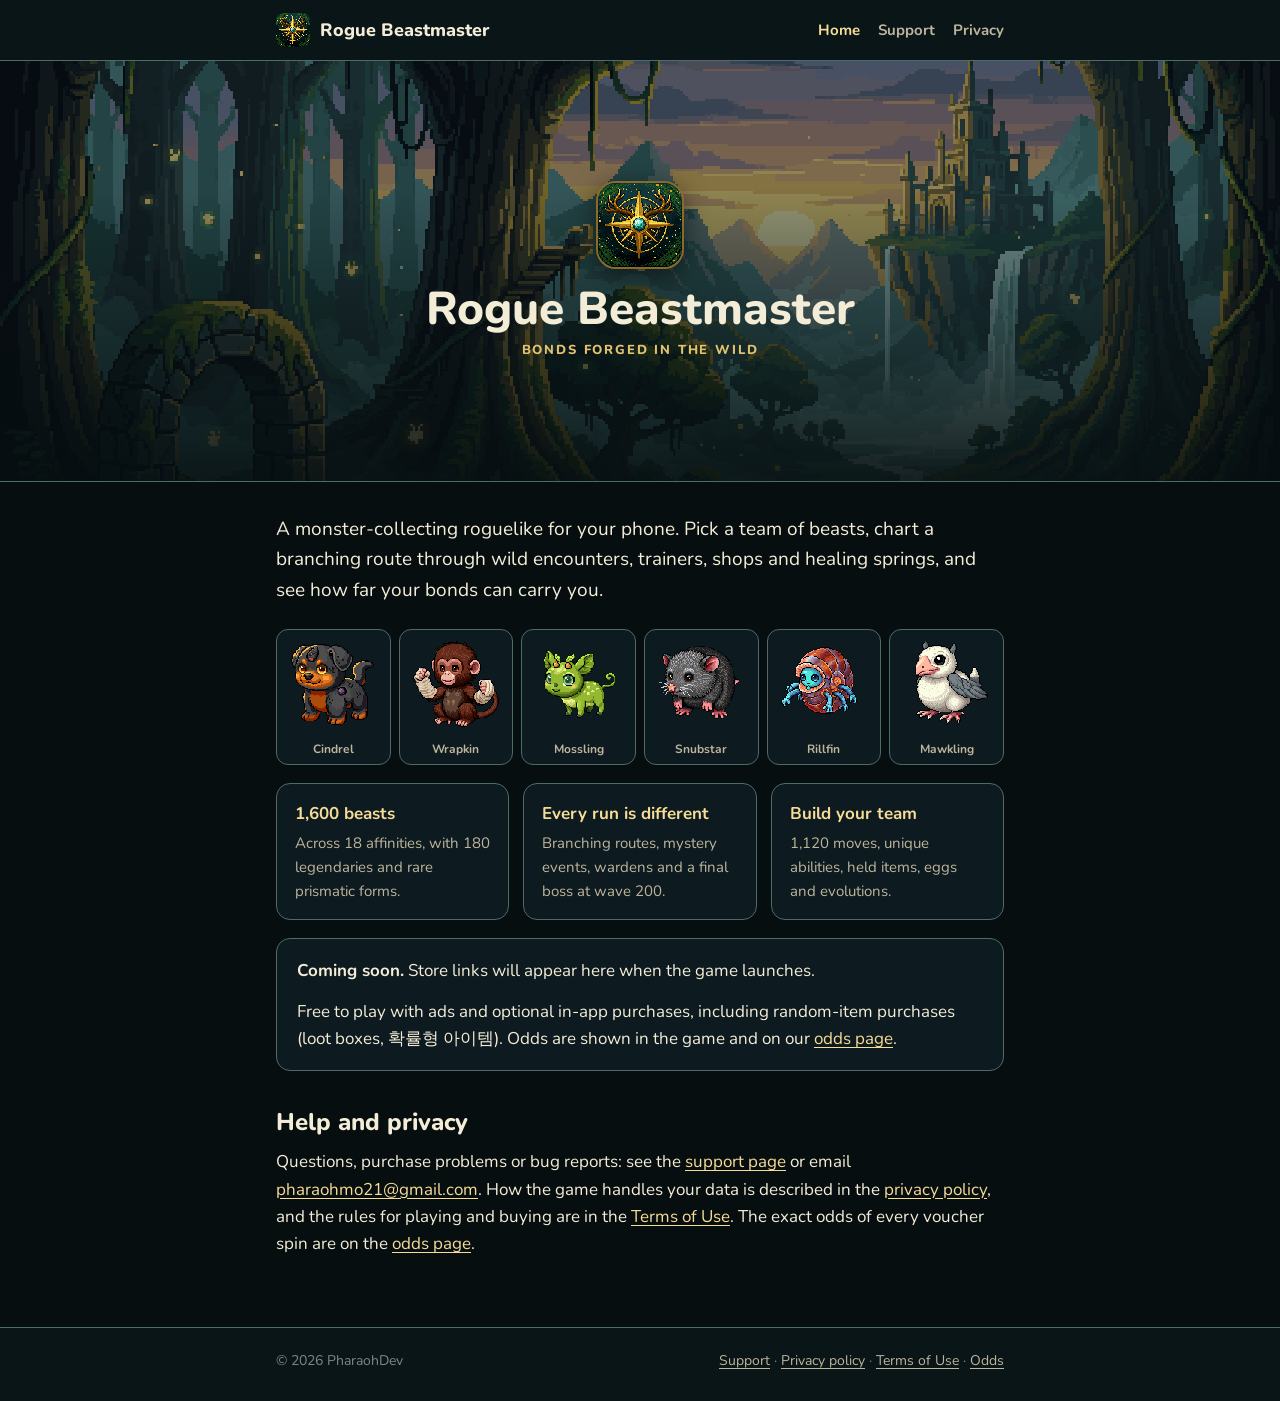
<file: index.html>
<!doctype html>
<html lang="en">
  <head>
    <meta charset="utf-8" />
    <meta name="viewport" content="width=device-width, initial-scale=1" />
    <title>Rogue Beastmaster</title>
    <meta
      name="description"
      content="Rogue Beastmaster is a monster-collecting roguelike for your phone: build a team of beasts, chart branching routes and see how far you get."
    />
    <meta property="og:title" content="Rogue Beastmaster" />
    <meta
      property="og:description"
      content="A monster-collecting roguelike for your phone. 1,600 beasts across 18 affinities."
    />
    <meta property="og:image" content="https://pharaohmo.github.io/img/camp.png" />
    <link rel="icon" type="image/png" href="/img/favicon.png" />
    <link rel="apple-touch-icon" href="/img/apple-touch-icon.png" />
    <link rel="preconnect" href="https://fonts.googleapis.com" />
    <link rel="preconnect" href="https://fonts.gstatic.com" crossorigin />
    <link
      href="https://fonts.googleapis.com/css2?family=Nunito:wght@400;700;800&display=swap"
      rel="stylesheet"
    />
    <link rel="stylesheet" href="/styles.css" />
  </head>
  <body>
    <header class="site-header">
      <div class="wrap">
        <a class="brand" href="/"><img class="pixel" src="/img/icon.png" alt="" />Rogue Beastmaster</a>
        <nav class="nav" aria-label="Site">
          <a href="/" aria-current="page">Home</a>
          <a href="/support.html">Support</a>
          <a href="/privacy.html">Privacy</a>
        </nav>
      </div>
    </header>

    <section class="hero">
      <img class="hero-art pixel" src="/img/camp.png" alt="A pixel-art forest camp at dusk with a castle on the far hills" />
      <div class="hero-content">
        <img class="hero-icon pixel" src="/img/icon.png" alt="" />
        <h1>Rogue Beastmaster</h1>
        <p class="tagline">Bonds forged in the wild</p>
      </div>
    </section>

    <main class="wrap">
      <p class="lede">
        A monster-collecting roguelike for your phone. Pick a team of beasts, chart a branching
        route through wild encounters, trainers, shops and healing springs, and see how far your
        bonds can carry you.
      </p>

      <div class="beasts" aria-label="Some of the starter beasts">
        <figure><img class="pixel" src="/img/beast-1.png" alt="Cindrel, an Ember beast" /><figcaption>Cindrel</figcaption></figure>
        <figure><img class="pixel" src="/img/beast-2.png" alt="Wrapkin, a Valor beast" /><figcaption>Wrapkin</figcaption></figure>
        <figure><img class="pixel" src="/img/beast-3.png" alt="Mossling, a Grove beast" /><figcaption>Mossling</figcaption></figure>
        <figure><img class="pixel" src="/img/beast-4.png" alt="Snubstar, a Quake beast" /><figcaption>Snubstar</figcaption></figure>
        <figure><img class="pixel" src="/img/beast-5.png" alt="Rillfin, a Tide beast" /><figcaption>Rillfin</figcaption></figure>
        <figure><img class="pixel" src="/img/beast-6.png" alt="Mawkling, a Gale beast" /><figcaption>Mawkling</figcaption></figure>
      </div>

      <div class="cards">
        <div class="card">
          <strong>1,600 beasts</strong>
          <p>Across 18 affinities, with 180 legendaries and rare prismatic forms.</p>
        </div>
        <div class="card">
          <strong>Every run is different</strong>
          <p>Branching routes, mystery events, wardens and a final boss at wave 200.</p>
        </div>
        <div class="card">
          <strong>Build your team</strong>
          <p>1,120 moves, unique abilities, held items, eggs and evolutions.</p>
        </div>
      </div>

      <div class="panel">
        <p>
          <strong>Coming soon.</strong> Store links will appear here when the game launches.
        </p>
        <p>
          Free to play with ads and optional in-app purchases, including random-item purchases
          (loot boxes, <span lang="ko">확률형 아이템</span>). Odds are shown in the game and on our
          <a href="/odds.html">odds page</a>.
        </p>
      </div>

      <h2>Help and privacy</h2>
      <p>
        Questions, purchase problems or bug reports: see the <a href="/support.html">support page</a>
        or email <a href="mailto:pharaohmo21@gmail.com">pharaohmo21@gmail.com</a>. How the game
        handles your data is described in the <a href="/privacy.html">privacy policy</a>, and the
        rules for playing and buying are in the <a href="/terms.html">Terms of Use</a>. The exact
        odds of every voucher spin are on the <a href="/odds.html">odds page</a>.
      </p>
    </main>

    <footer class="site-footer">
      <div class="wrap">
        <span>© 2026 PharaohDev</span>
        <span><a href="/support.html">Support</a> · <a href="/privacy.html">Privacy policy</a> · <a href="/terms.html">Terms of Use</a> · <a href="/odds.html">Odds</a></span>
      </div>
    </footer>
  </body>
</html>
</file>
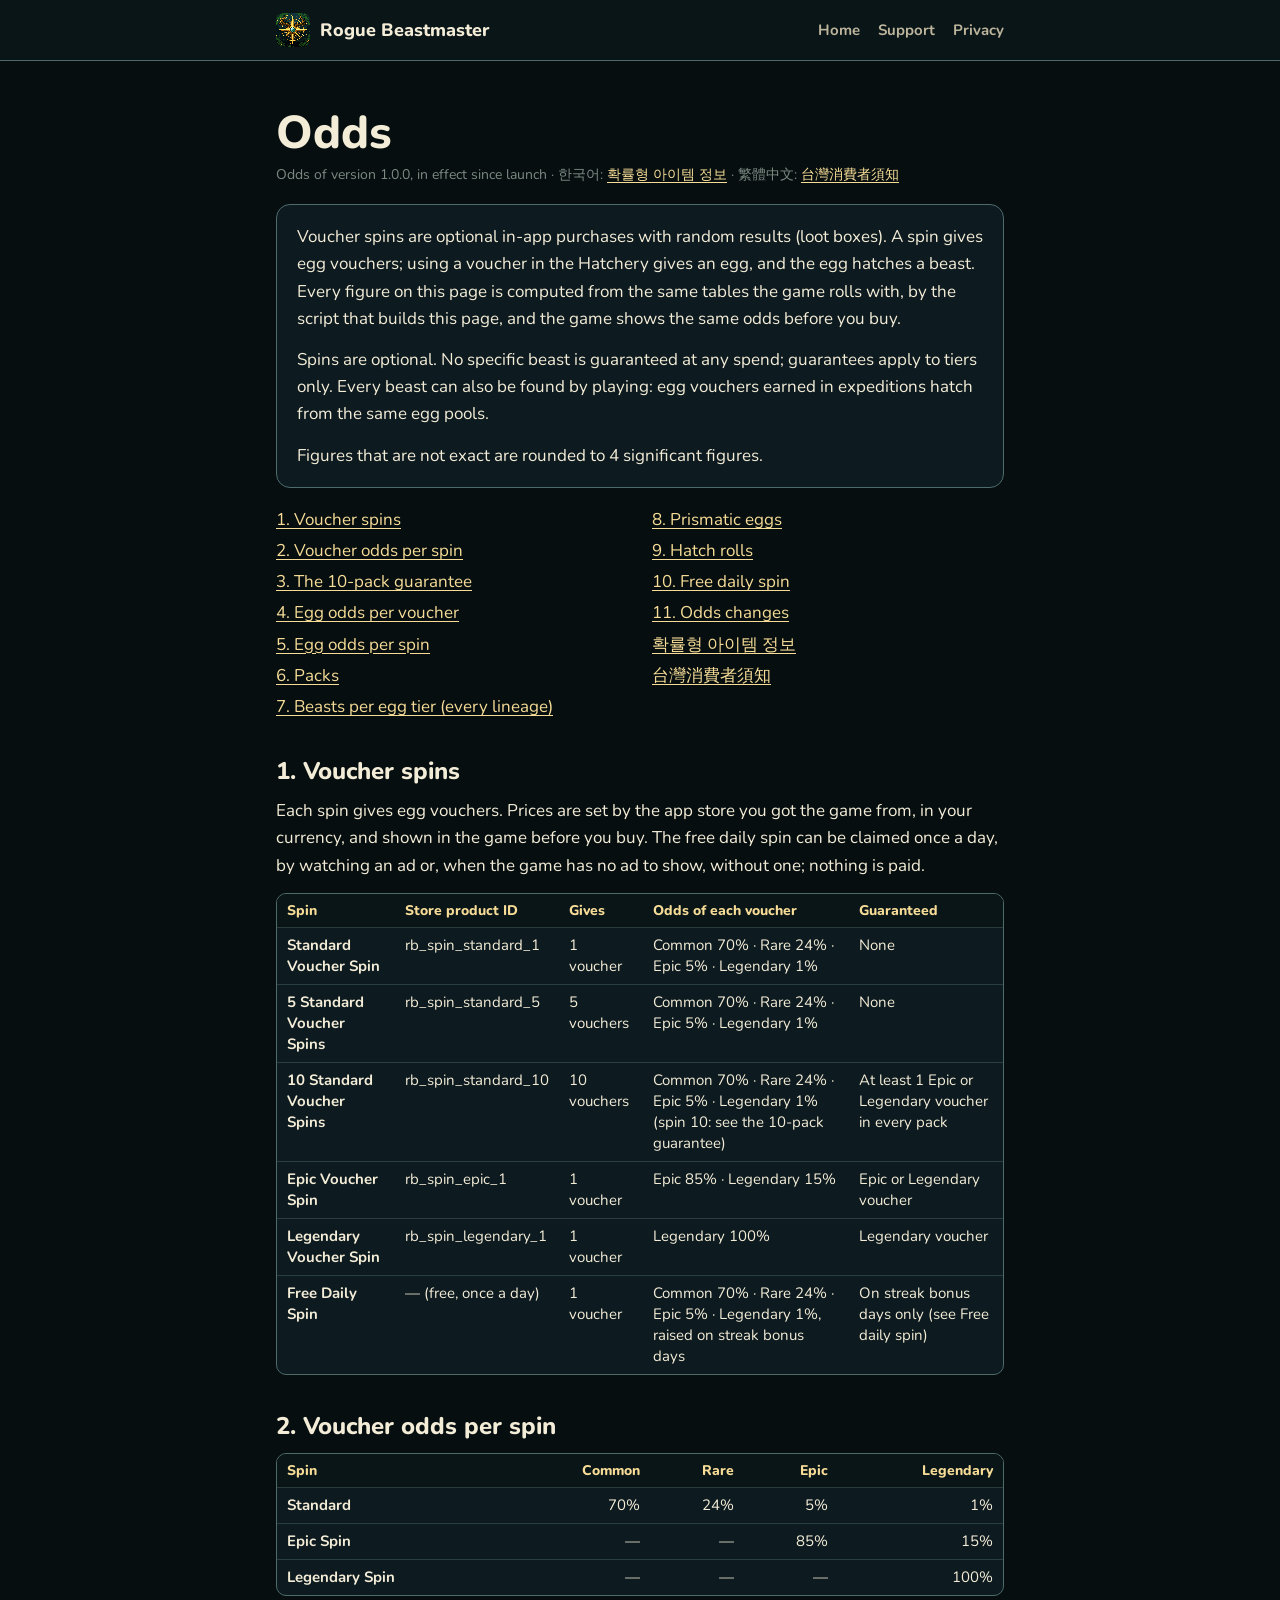
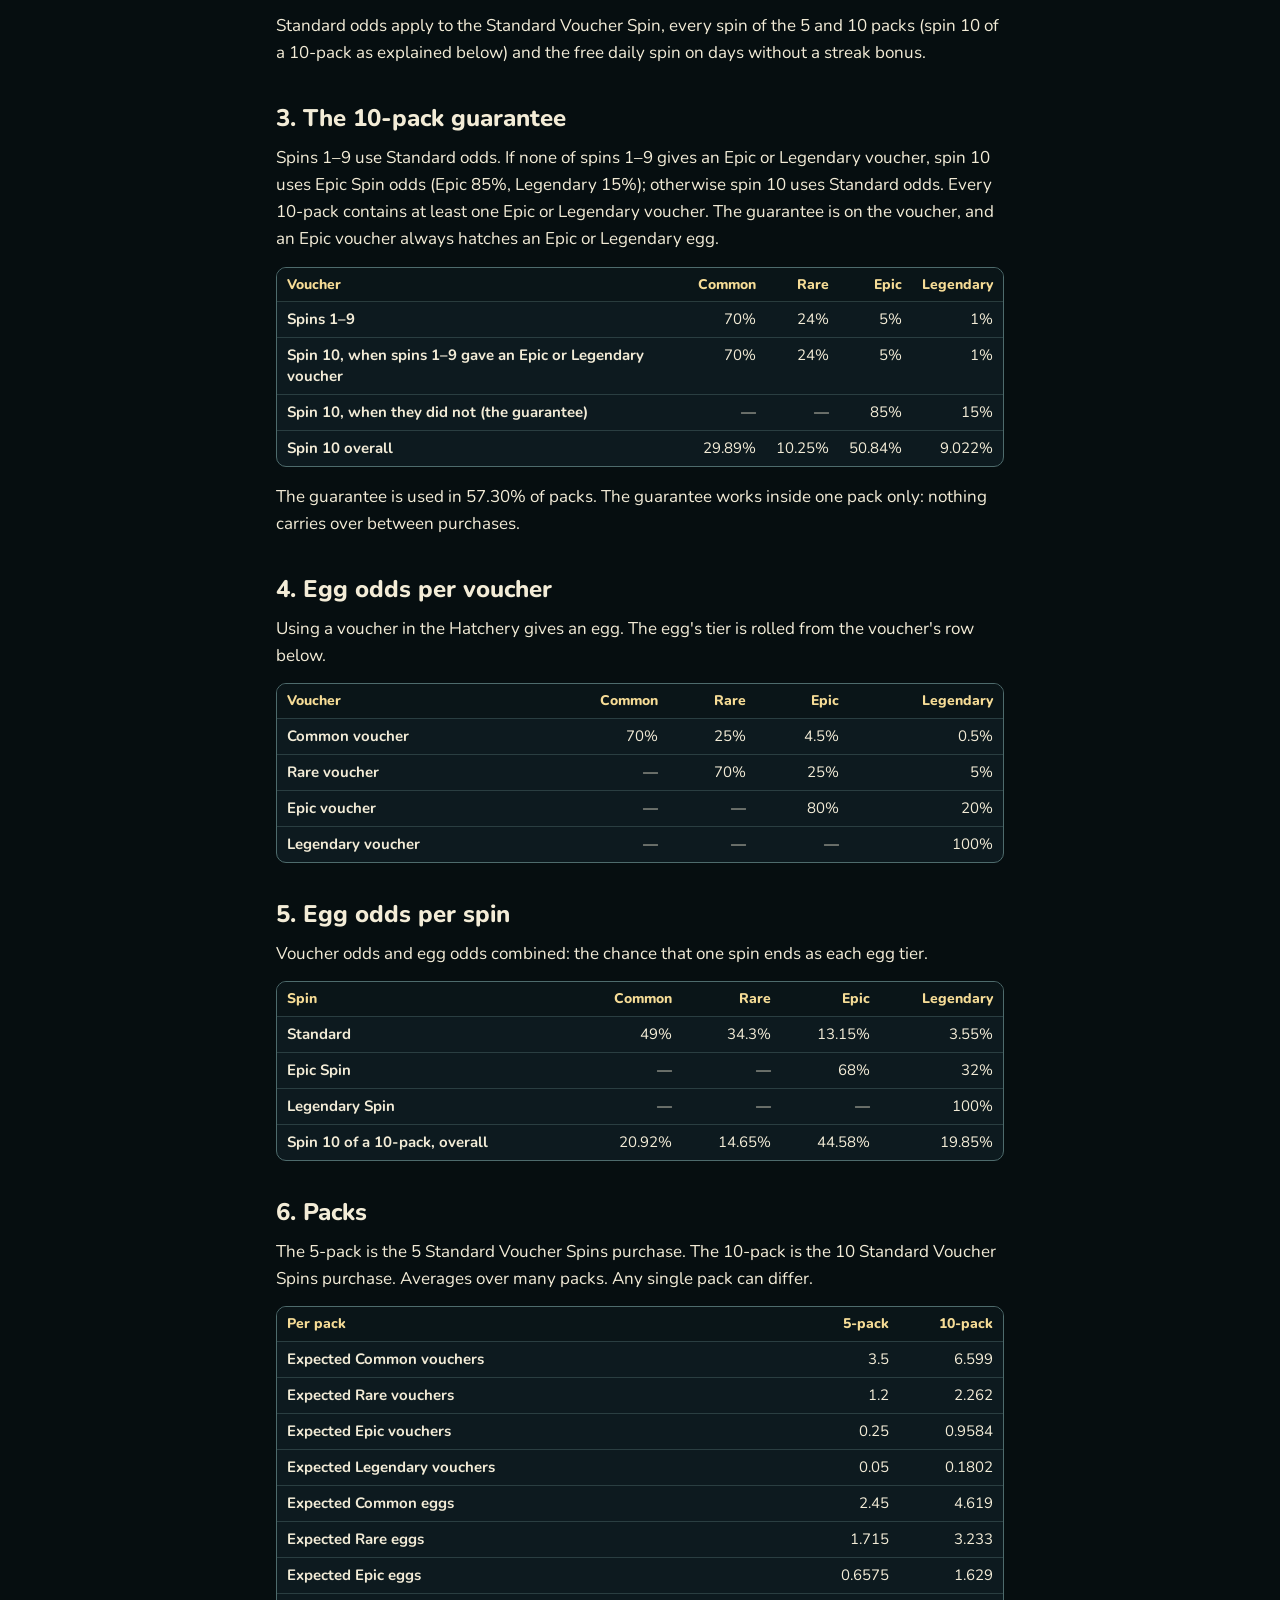
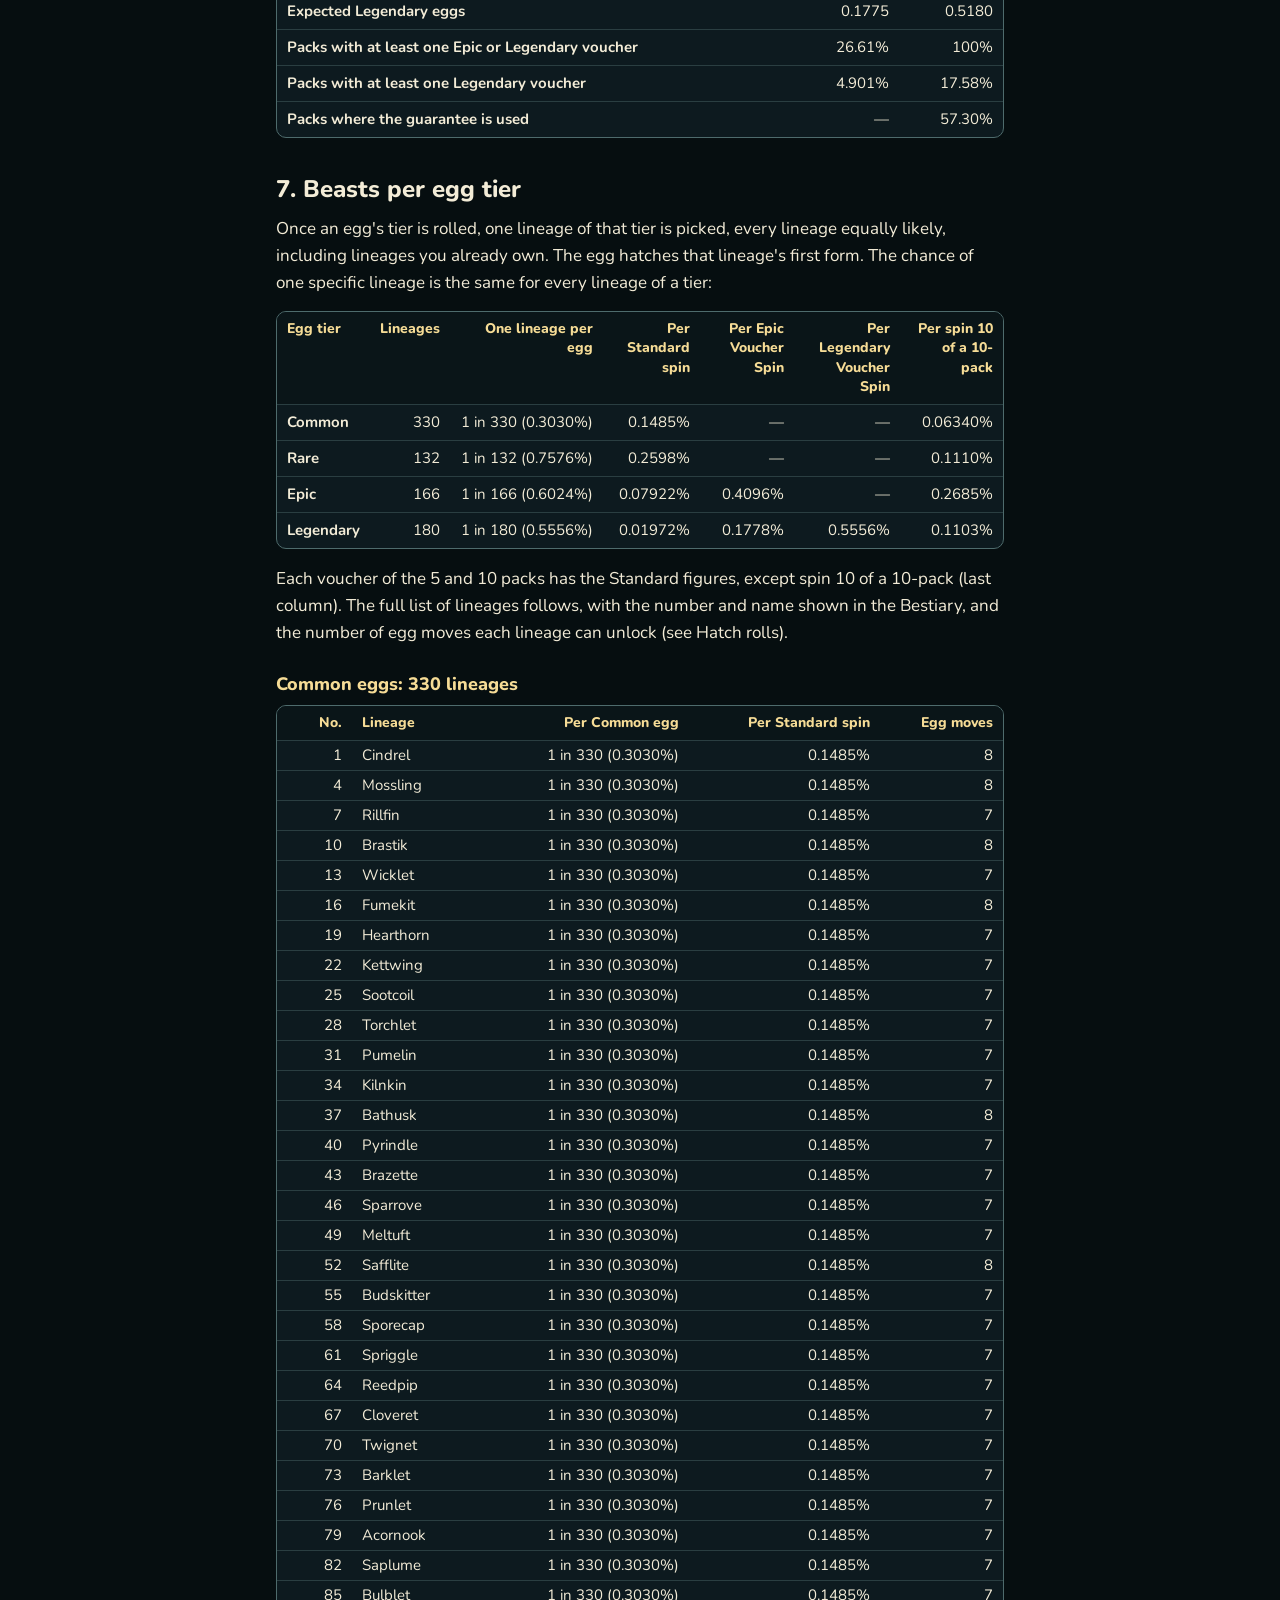
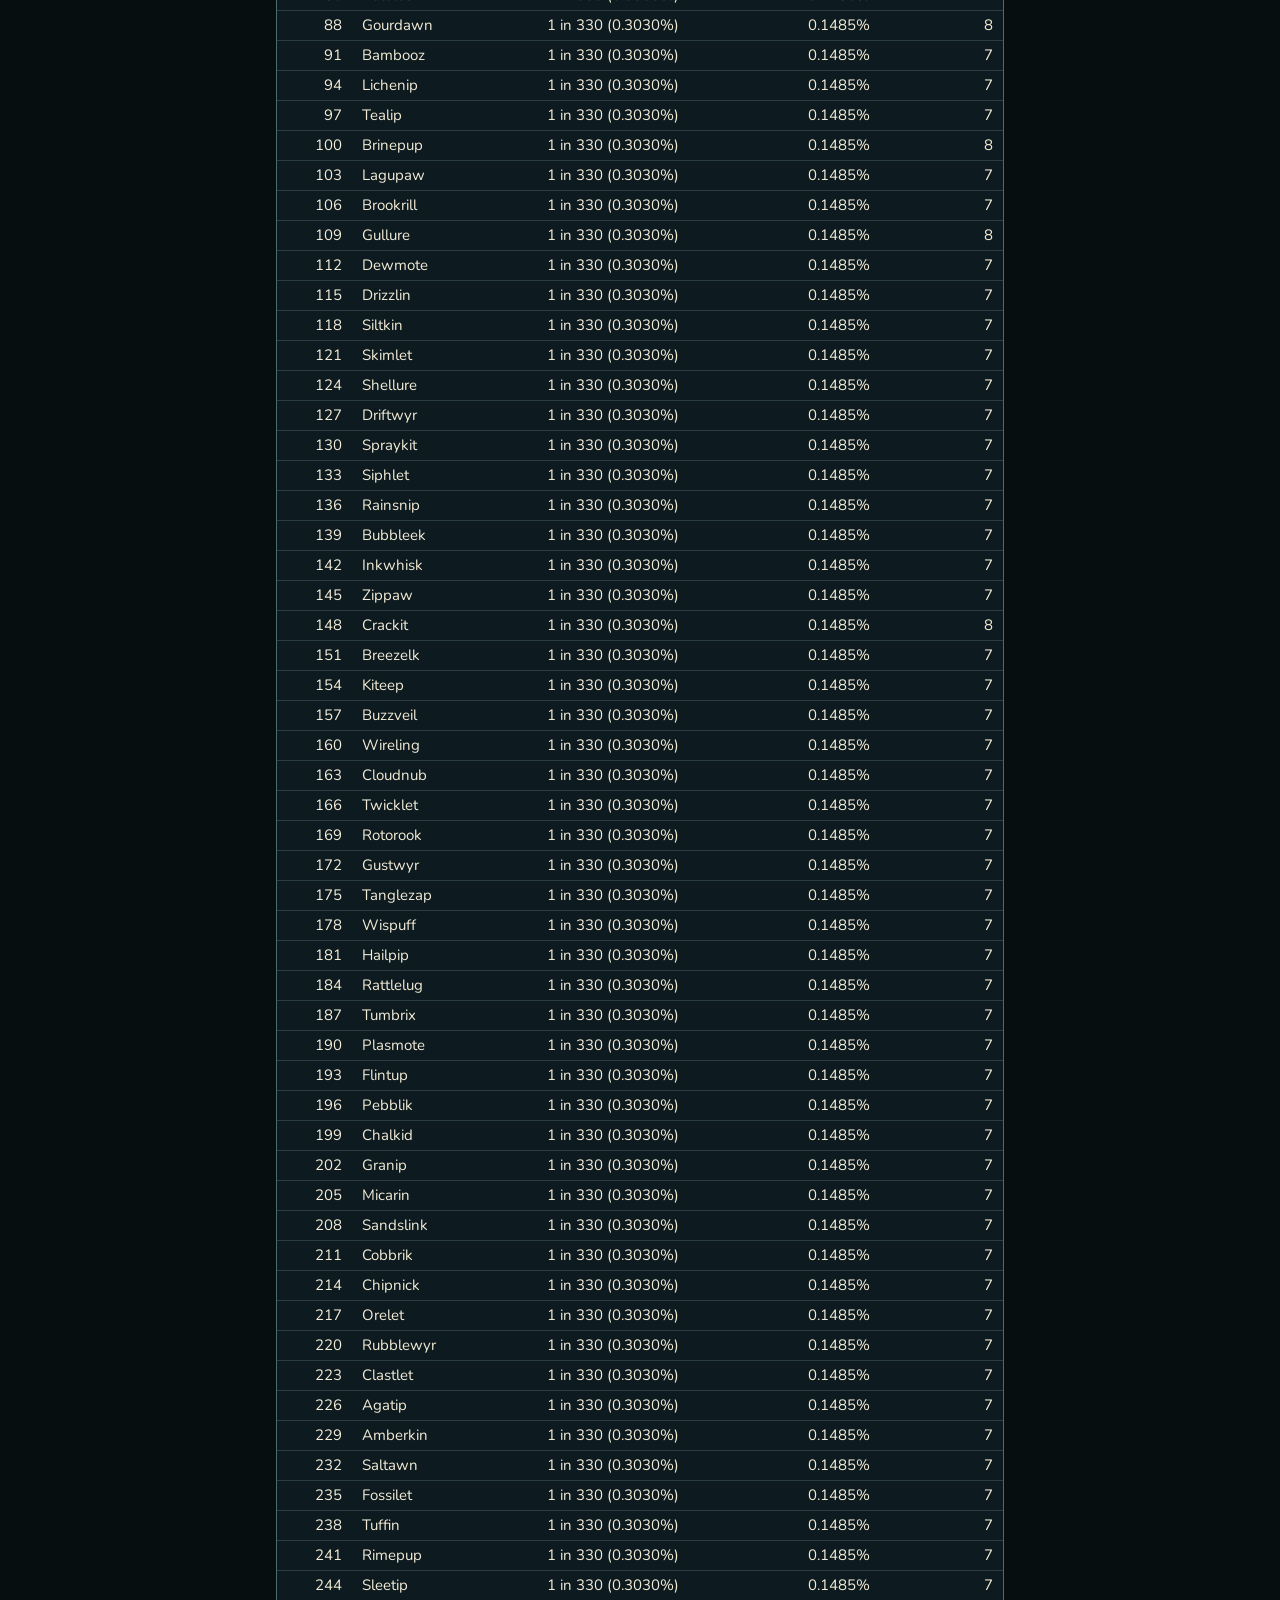
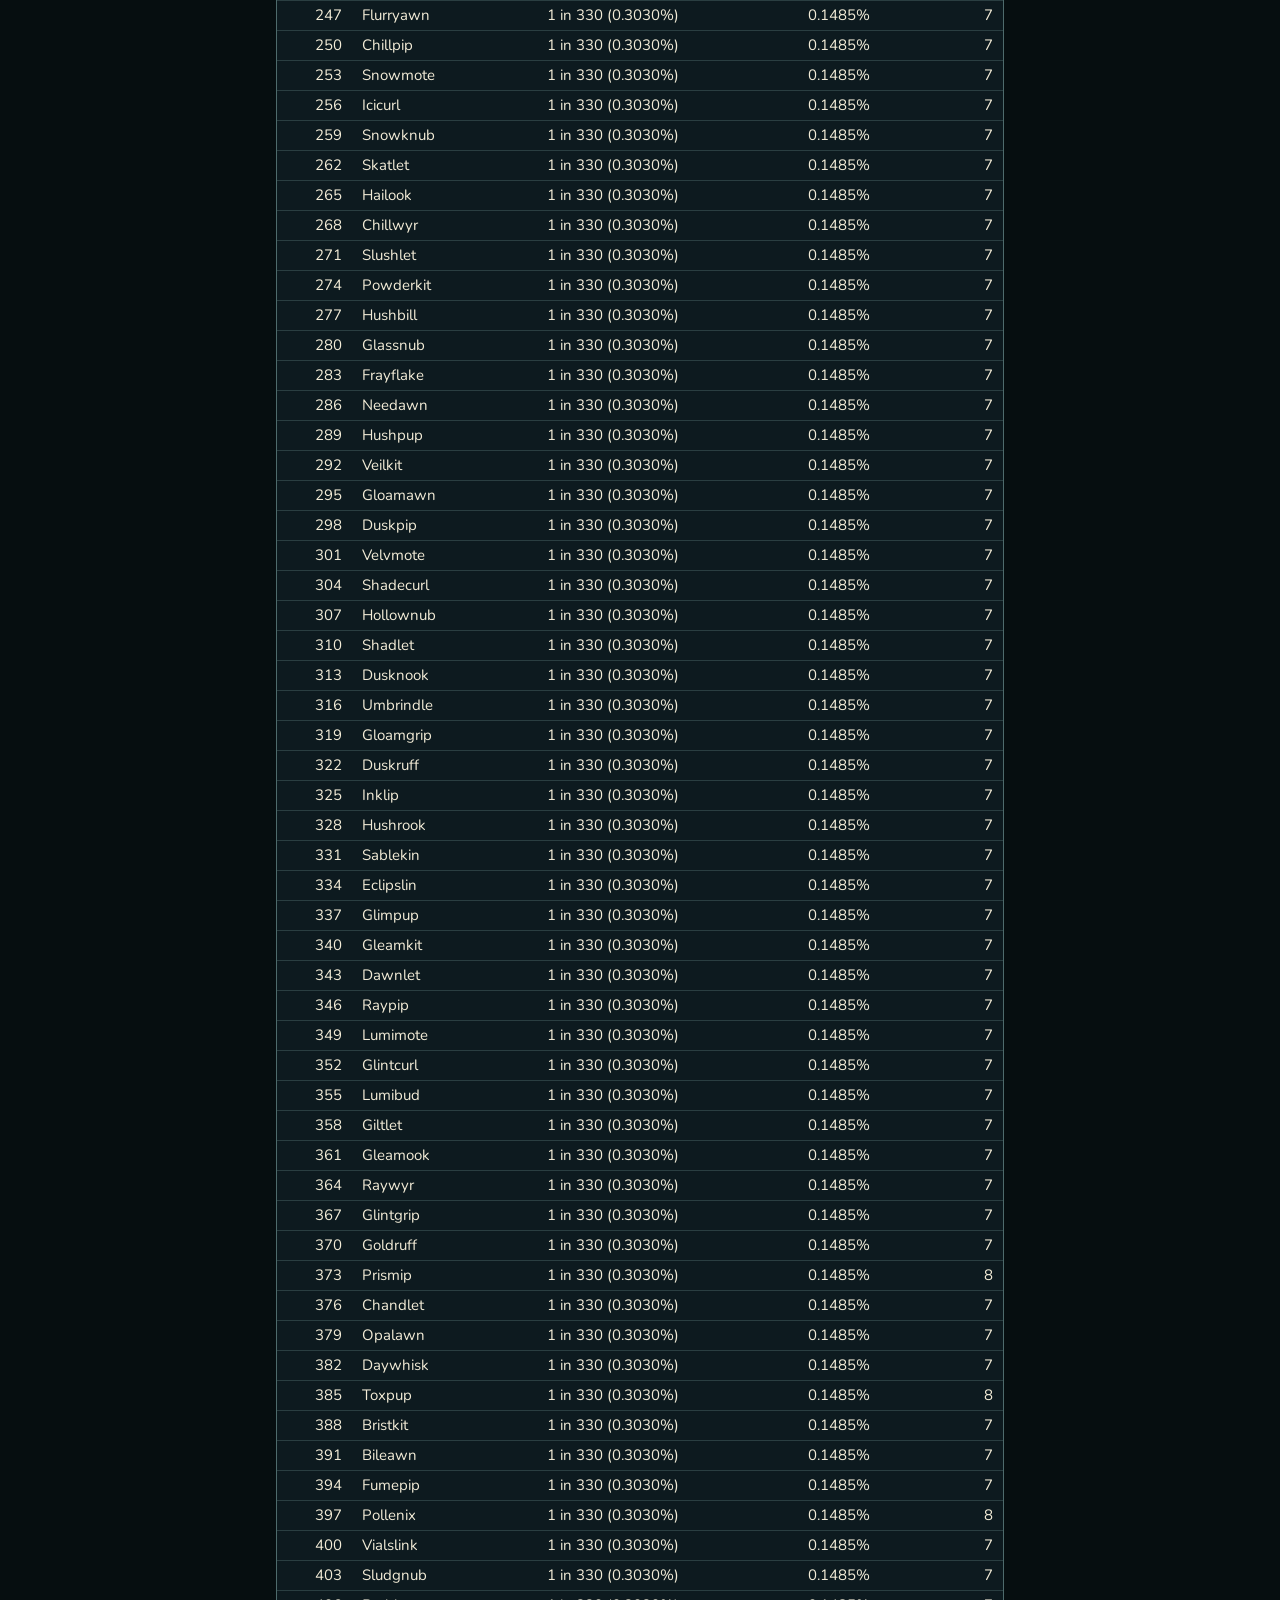
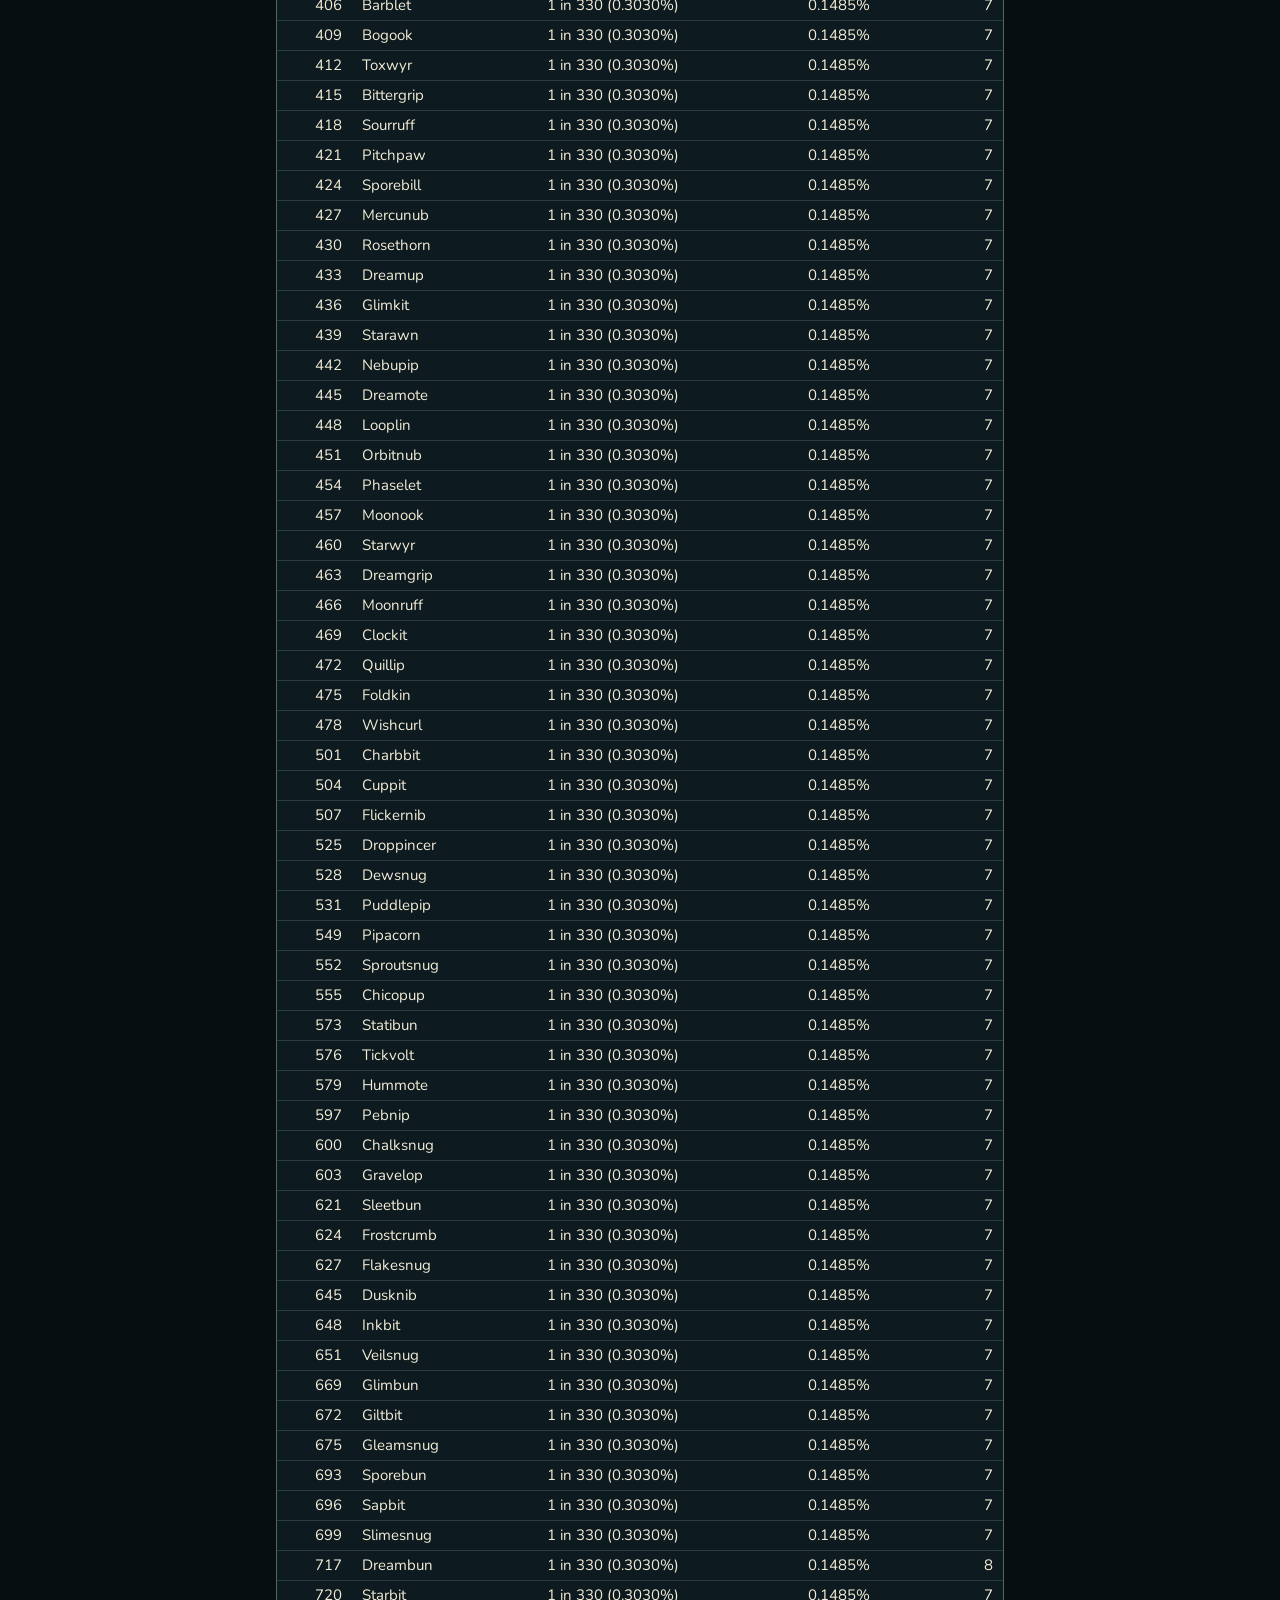
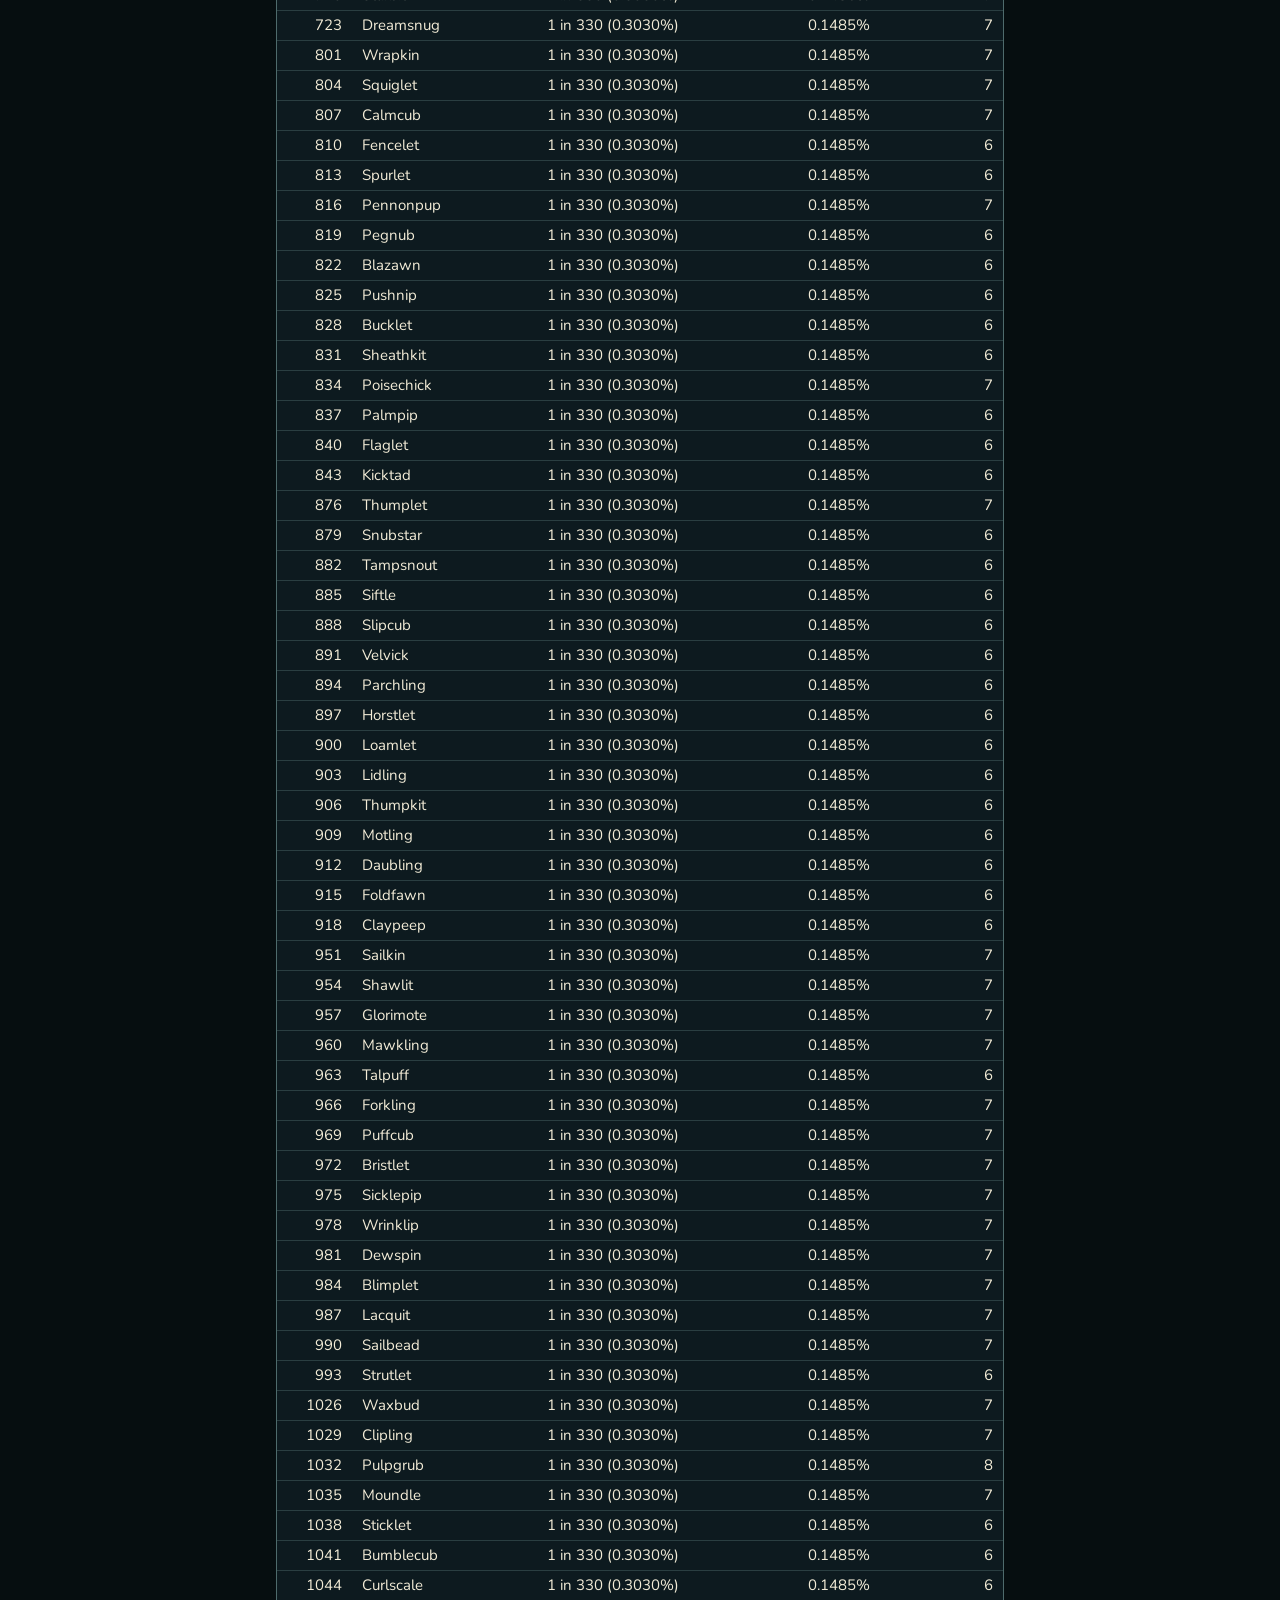
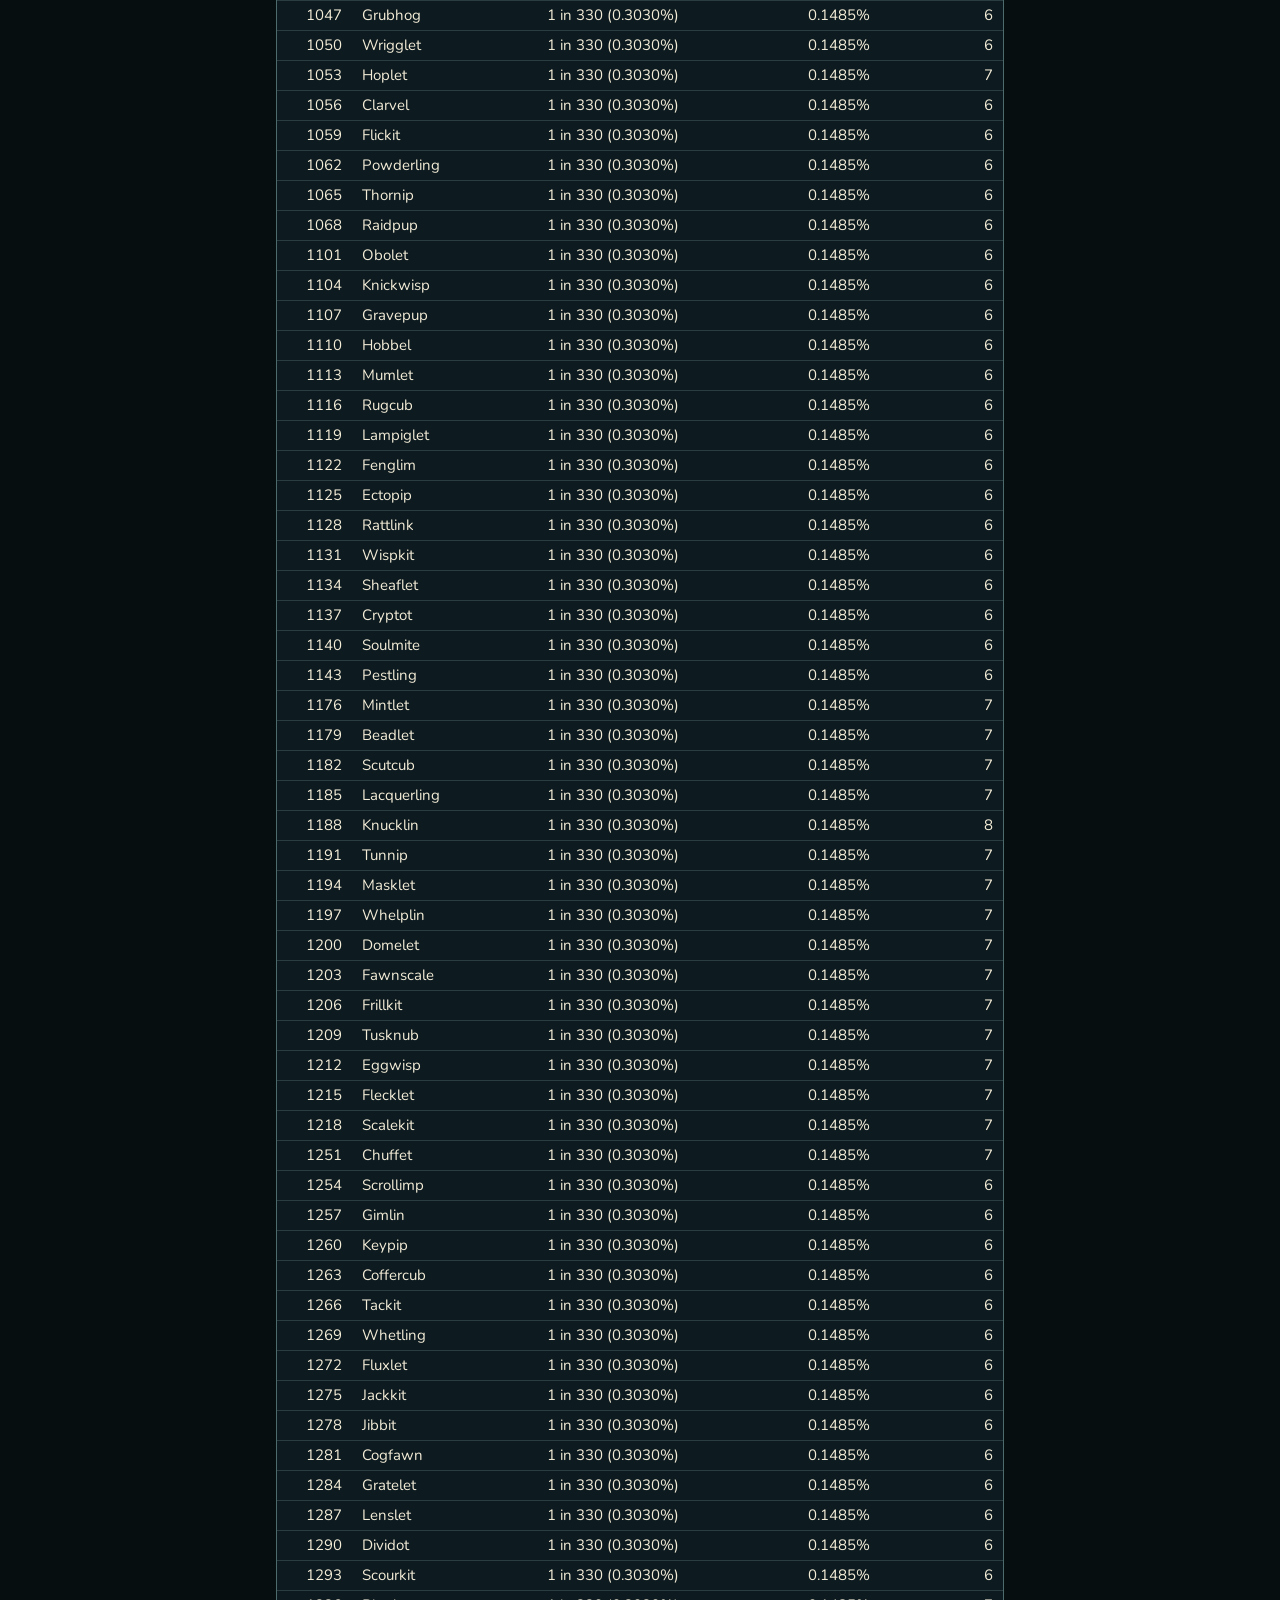
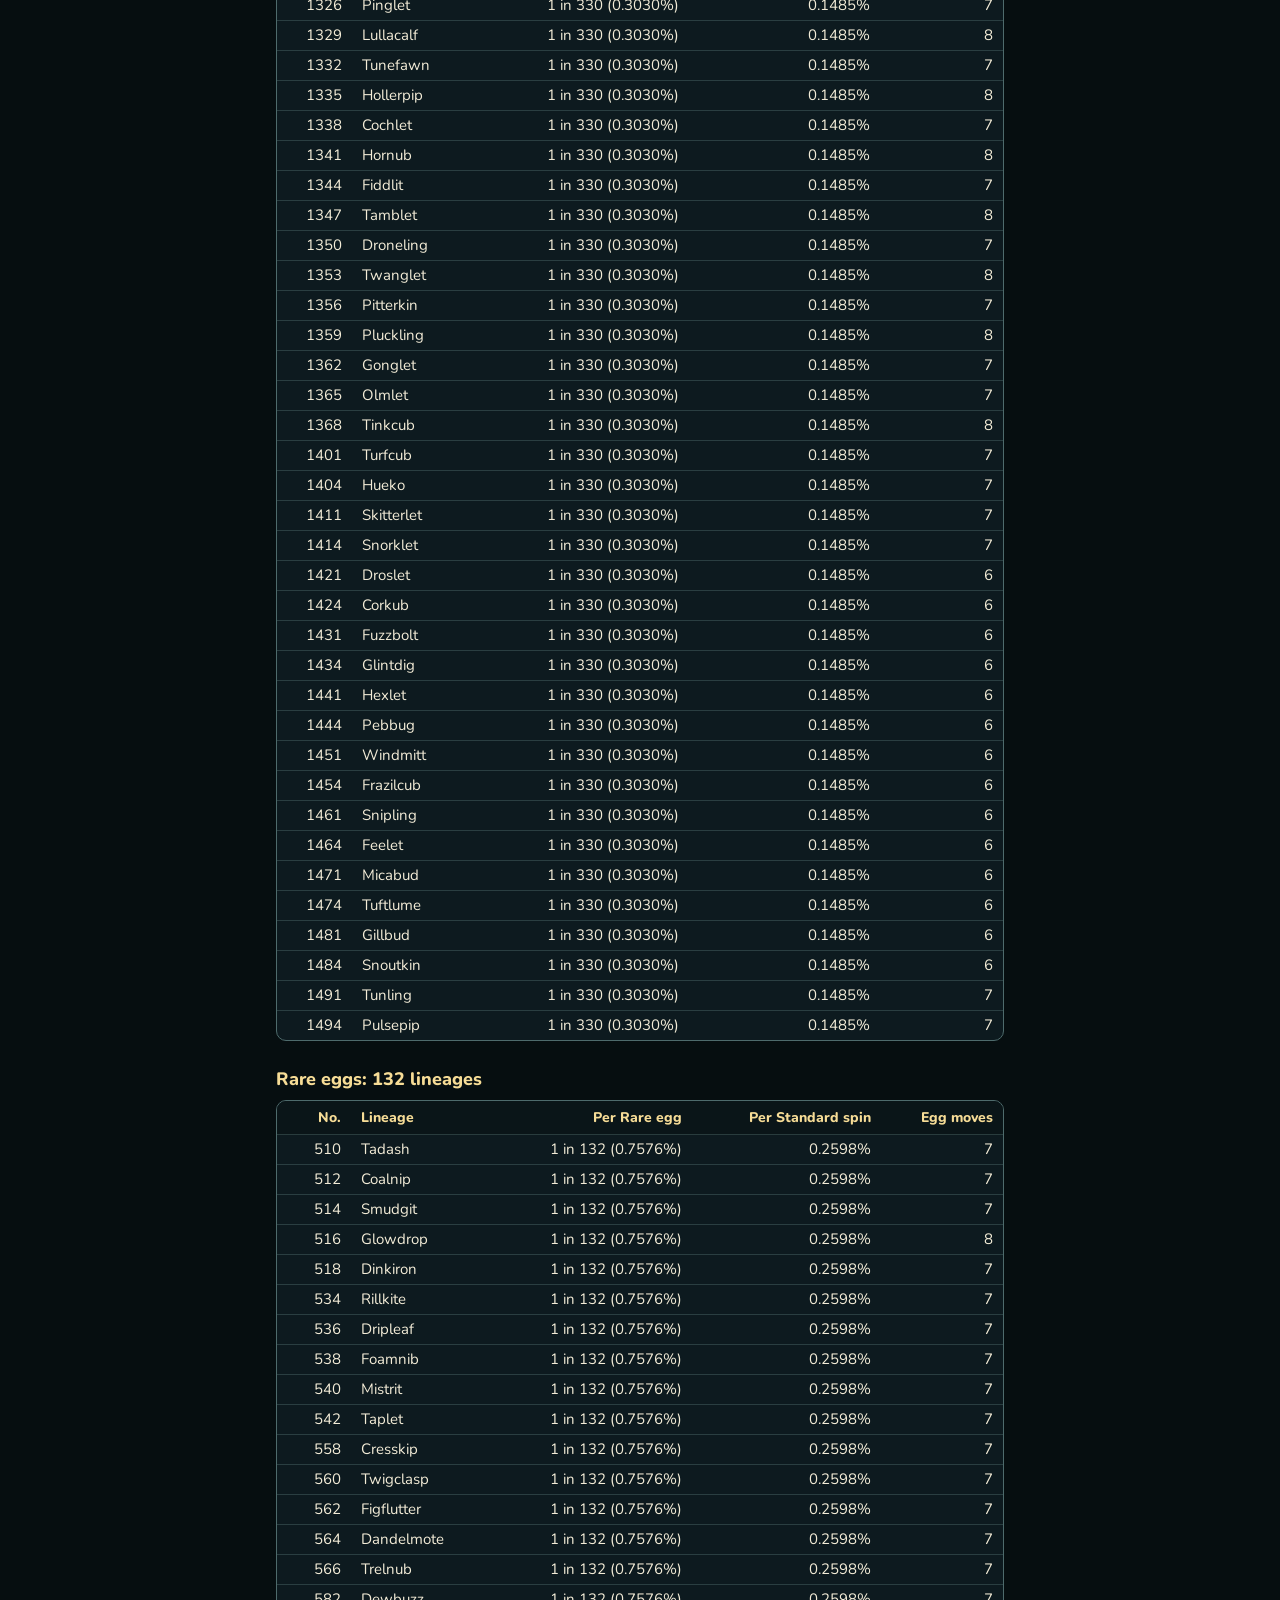
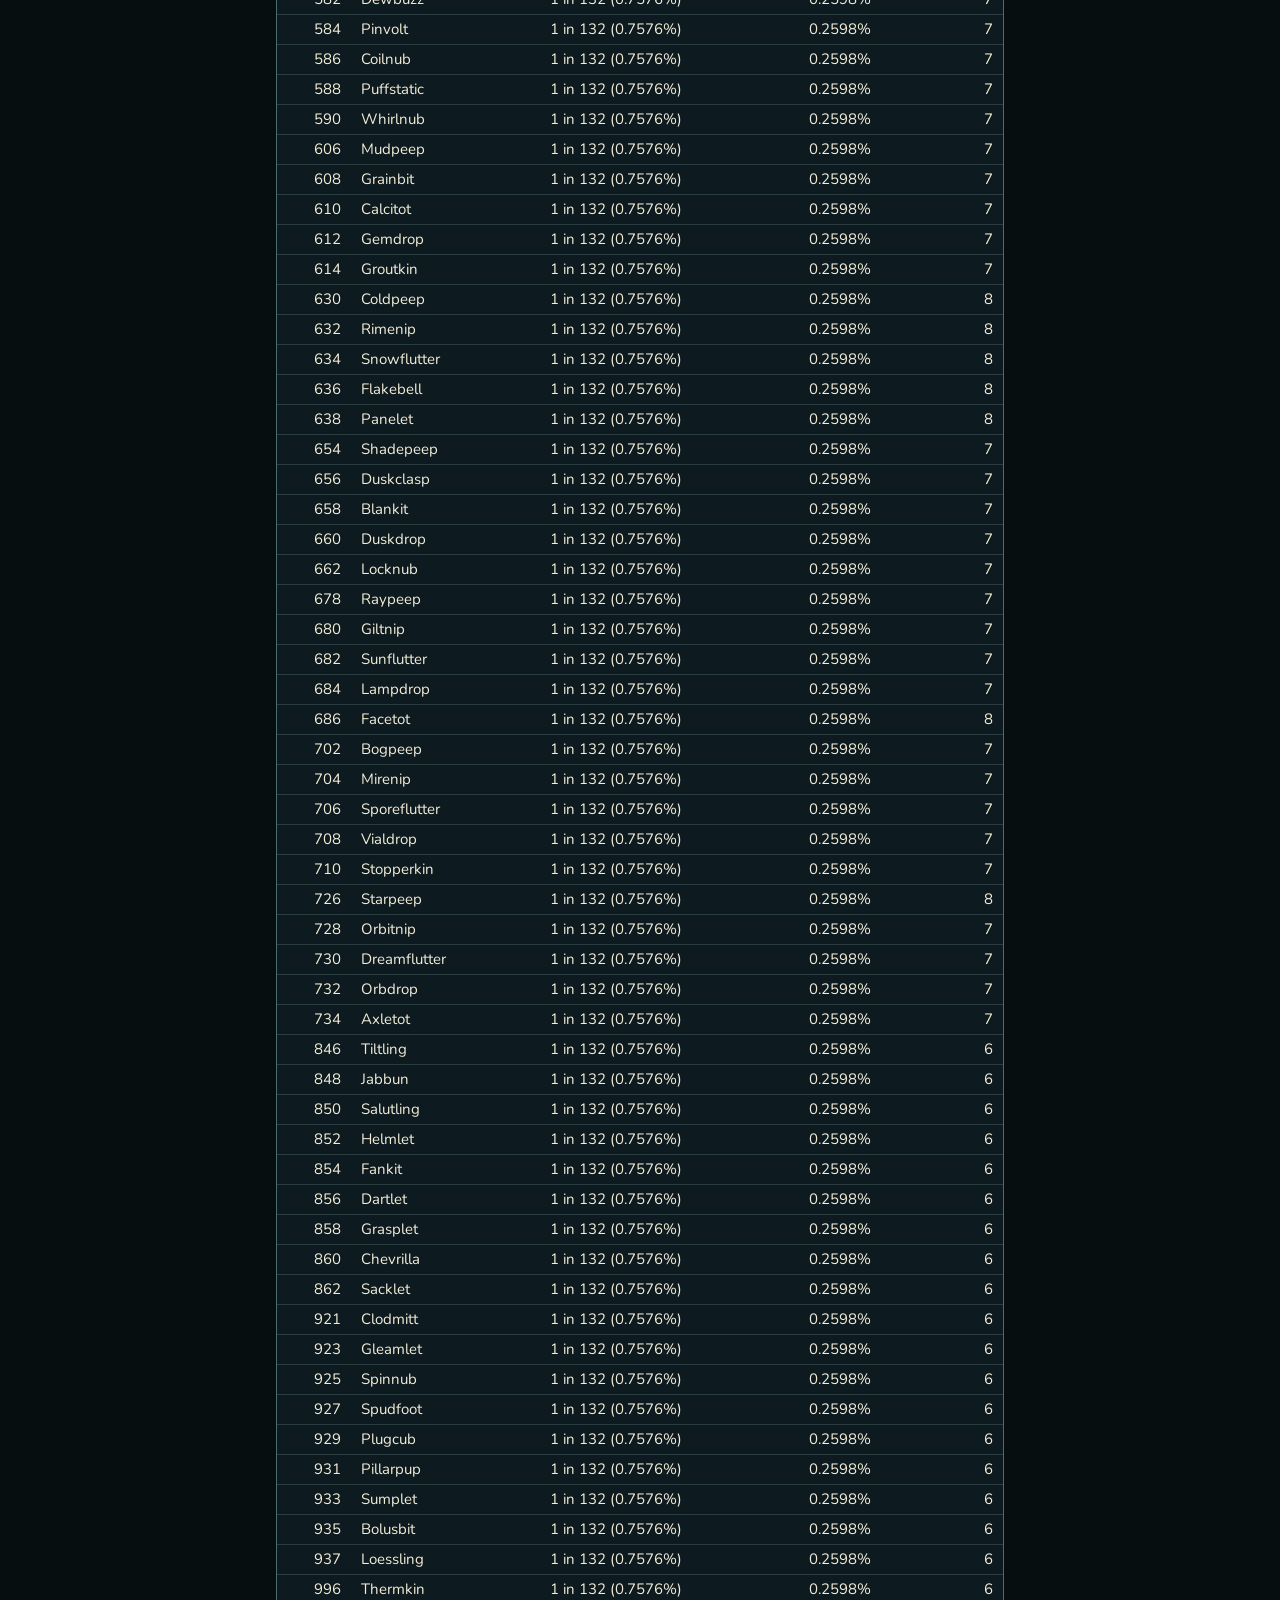
<file: odds.html>
<!doctype html>
<!-- Generated by scripts/build-odds-page.ts from the game's code (src/monetization/oddsPage.ts). Do not edit by hand: run npm run site:odds. -->
<html lang="en">
  <head>
    <meta charset="utf-8" />
    <meta name="viewport" content="width=device-width, initial-scale=1" />
    <title>Odds (version 1.0.0) · Rogue Beastmaster</title>
    <meta
      name="description"
      content="Exact odds for every voucher spin in Rogue Beastmaster: voucher tiers, eggs, every lineage, prismatic eggs and hatch rolls. 확률형 아이템 정보."
    />
    <meta name="odds-version" content="1.0.0" />
    <meta name="odds-fingerprint" content="5ea2a041-3bb70536" />
    <link rel="icon" type="image/png" href="/img/favicon.png" />
    <link rel="apple-touch-icon" href="/img/apple-touch-icon.png" />
    <link rel="preconnect" href="https://fonts.googleapis.com" />
    <link rel="preconnect" href="https://fonts.gstatic.com" crossorigin />
    <link
      href="https://fonts.googleapis.com/css2?family=Nunito:wght@400;700;800&display=swap"
      rel="stylesheet"
    />
    <link rel="stylesheet" href="/styles.css" />
  </head>
  <body>
    <header class="site-header">
      <div class="wrap">
        <a class="brand" href="/"><img class="pixel" src="/img/icon.png" alt="" />Rogue Beastmaster</a>
        <nav class="nav" aria-label="Site">
          <a href="/">Home</a>
          <a href="/support.html">Support</a>
          <a href="/privacy.html">Privacy</a>
        </nav>
      </div>
    </header>

    <main class="wrap">
      <h1>Odds</h1>
      <p class="updated">Odds of version 1.0.0, in effect since launch · <span lang="ko">한국어: <a href="#ko">확률형 아이템 정보</a></span> · <span lang="zh-Hant">繁體中文: <a href="#zh-hant">台灣消費者須知</a></span></p>
      <!-- odds-notice -->

      <div class="panel">
        <p>Voucher spins are optional in-app purchases with random results (loot boxes). A spin gives egg vouchers; using a voucher in the Hatchery gives an egg, and the egg hatches a beast. Every figure on this page is computed from the same tables the game rolls with, by the script that builds this page, and the game shows the same odds before you buy.</p>
        <p>Spins are optional. No specific beast is guaranteed at any spend; guarantees apply to tiers only. Every beast can also be found by playing: egg vouchers earned in expeditions hatch from the same egg pools.</p>
        <p>Figures that are not exact are rounded to 4 significant figures.</p>
      </div>

      <nav class="toc" aria-label="On this page">
        <ol>
          <li><a href="#products">1. Voucher spins</a></li>
          <li><a href="#voucher-odds">2. Voucher odds per spin</a></li>
          <li><a href="#ten-pack">3. The 10-pack guarantee</a></li>
          <li><a href="#egg-odds">4. Egg odds per voucher</a></li>
          <li><a href="#egg-odds-per-spin">5. Egg odds per spin</a></li>
          <li><a href="#packs">6. Packs</a></li>
          <li><a href="#lineages">7. Beasts per egg tier (every lineage)</a></li>
          <li><a href="#prismatic">8. Prismatic eggs</a></li>
          <li><a href="#hatch-rolls">9. Hatch rolls</a></li>
          <li><a href="#free-spin">10. Free daily spin</a></li>
          <li><a href="#changes">11. Odds changes</a></li>
          <li lang="ko"><a href="#ko">확률형 아이템 정보</a></li>
          <li lang="zh-Hant"><a href="#zh-hant">台灣消費者須知</a></li>
        </ol>
      </nav>

      <h2 id="products">1. Voucher spins</h2>
      <p>Each spin gives egg vouchers. Prices are set by the app store you got the game from, in your currency, and shown in the game before you buy. The free daily spin can be claimed once a day, by watching an ad or, when the game has no ad to show, without one; nothing is paid.</p>
      <div class="table-wrap">
        <table>
          <thead>
            <tr><th scope="col">Spin</th><th scope="col">Store product ID</th><th scope="col">Gives</th><th scope="col">Odds of each voucher</th><th scope="col">Guaranteed</th></tr>
          </thead>
          <tbody>
            <tr><th scope="row">Standard Voucher Spin</th><td>rb_spin_standard_1</td><td>1 voucher</td><td>Common 70% · Rare 24% · Epic 5% · Legendary 1%</td><td>None</td></tr>
            <tr><th scope="row">5 Standard Voucher Spins</th><td>rb_spin_standard_5</td><td>5 vouchers</td><td>Common 70% · Rare 24% · Epic 5% · Legendary 1%</td><td>None</td></tr>
            <tr><th scope="row">10 Standard Voucher Spins</th><td>rb_spin_standard_10</td><td>10 vouchers</td><td>Common 70% · Rare 24% · Epic 5% · Legendary 1% (spin 10: see the 10-pack guarantee)</td><td>At least 1 Epic or Legendary voucher in every pack</td></tr>
            <tr><th scope="row">Epic Voucher Spin</th><td>rb_spin_epic_1</td><td>1 voucher</td><td>Epic 85% · Legendary 15%</td><td>Epic or Legendary voucher</td></tr>
            <tr><th scope="row">Legendary Voucher Spin</th><td>rb_spin_legendary_1</td><td>1 voucher</td><td>Legendary 100%</td><td>Legendary voucher</td></tr>
            <tr><th scope="row">Free Daily Spin</th><td>— (free, once a day)</td><td>1 voucher</td><td>Common 70% · Rare 24% · Epic 5% · Legendary 1%, raised on streak bonus days</td><td>On streak bonus days only (see Free daily spin)</td></tr>
          </tbody>
        </table>
      </div>
      <h2 id="voucher-odds">2. Voucher odds per spin</h2>
      <div class="table-wrap">
        <table>
          <thead>
            <tr><th scope="col">Spin</th><th class="num" scope="col">Common</th><th class="num" scope="col">Rare</th><th class="num" scope="col">Epic</th><th class="num" scope="col">Legendary</th></tr>
          </thead>
          <tbody>
            <tr><th scope="row">Standard</th><td class="num">70%</td><td class="num">24%</td><td class="num">5%</td><td class="num">1%</td></tr>
            <tr><th scope="row">Epic Spin</th><td class="num">—</td><td class="num">—</td><td class="num">85%</td><td class="num">15%</td></tr>
            <tr><th scope="row">Legendary Spin</th><td class="num">—</td><td class="num">—</td><td class="num">—</td><td class="num">100%</td></tr>
          </tbody>
        </table>
      </div>
      <p>Standard odds apply to the Standard Voucher Spin, every spin of the 5 and 10 packs (spin 10 of a 10-pack as explained below) and the free daily spin on days without a streak bonus.</p>
      <h2 id="ten-pack">3. The 10-pack guarantee</h2>
      <p>Spins 1–9 use Standard odds. If none of spins 1–9 gives an Epic or Legendary voucher, spin 10 uses Epic Spin odds (Epic 85%, Legendary 15%); otherwise spin 10 uses Standard odds. Every 10-pack contains at least one Epic or Legendary voucher. The guarantee is on the voucher, and an Epic voucher always hatches an Epic or Legendary egg.</p>
      <div class="table-wrap">
        <table>
          <thead>
            <tr><th scope="col">Voucher</th><th class="num" scope="col">Common</th><th class="num" scope="col">Rare</th><th class="num" scope="col">Epic</th><th class="num" scope="col">Legendary</th></tr>
          </thead>
          <tbody>
            <tr><th scope="row">Spins 1–9</th><td class="num">70%</td><td class="num">24%</td><td class="num">5%</td><td class="num">1%</td></tr>
            <tr><th scope="row">Spin 10, when spins 1–9 gave an Epic or Legendary voucher</th><td class="num">70%</td><td class="num">24%</td><td class="num">5%</td><td class="num">1%</td></tr>
            <tr><th scope="row">Spin 10, when they did not (the guarantee)</th><td class="num">—</td><td class="num">—</td><td class="num">85%</td><td class="num">15%</td></tr>
            <tr><th scope="row">Spin 10 overall</th><td class="num">29.89%</td><td class="num">10.25%</td><td class="num">50.84%</td><td class="num">9.022%</td></tr>
          </tbody>
        </table>
      </div>
      <p>The guarantee is used in 57.30% of packs. The guarantee works inside one pack only: nothing carries over between purchases.</p>
      <h2 id="egg-odds">4. Egg odds per voucher</h2>
      <p>Using a voucher in the Hatchery gives an egg. The egg's tier is rolled from the voucher's row below.</p>
      <div class="table-wrap">
        <table>
          <thead>
            <tr><th scope="col">Voucher</th><th class="num" scope="col">Common</th><th class="num" scope="col">Rare</th><th class="num" scope="col">Epic</th><th class="num" scope="col">Legendary</th></tr>
          </thead>
          <tbody>
            <tr><th scope="row">Common voucher</th><td class="num">70%</td><td class="num">25%</td><td class="num">4.5%</td><td class="num">0.5%</td></tr>
            <tr><th scope="row">Rare voucher</th><td class="num">—</td><td class="num">70%</td><td class="num">25%</td><td class="num">5%</td></tr>
            <tr><th scope="row">Epic voucher</th><td class="num">—</td><td class="num">—</td><td class="num">80%</td><td class="num">20%</td></tr>
            <tr><th scope="row">Legendary voucher</th><td class="num">—</td><td class="num">—</td><td class="num">—</td><td class="num">100%</td></tr>
          </tbody>
        </table>
      </div>
      <h2 id="egg-odds-per-spin">5. Egg odds per spin</h2>
      <p>Voucher odds and egg odds combined: the chance that one spin ends as each egg tier.</p>
      <div class="table-wrap">
        <table>
          <thead>
            <tr><th scope="col">Spin</th><th class="num" scope="col">Common</th><th class="num" scope="col">Rare</th><th class="num" scope="col">Epic</th><th class="num" scope="col">Legendary</th></tr>
          </thead>
          <tbody>
            <tr><th scope="row">Standard</th><td class="num">49%</td><td class="num">34.3%</td><td class="num">13.15%</td><td class="num">3.55%</td></tr>
            <tr><th scope="row">Epic Spin</th><td class="num">—</td><td class="num">—</td><td class="num">68%</td><td class="num">32%</td></tr>
            <tr><th scope="row">Legendary Spin</th><td class="num">—</td><td class="num">—</td><td class="num">—</td><td class="num">100%</td></tr>
            <tr><th scope="row">Spin 10 of a 10-pack, overall</th><td class="num">20.92%</td><td class="num">14.65%</td><td class="num">44.58%</td><td class="num">19.85%</td></tr>
          </tbody>
        </table>
      </div>
      <h2 id="packs">6. Packs</h2>
      <p>The 5-pack is the 5 Standard Voucher Spins purchase. The 10-pack is the 10 Standard Voucher Spins purchase. Averages over many packs. Any single pack can differ.</p>
      <div class="table-wrap">
        <table>
          <thead>
            <tr><th scope="col">Per pack</th><th class="num" scope="col">5-pack</th><th class="num" scope="col">10-pack</th></tr>
          </thead>
          <tbody>
            <tr><th scope="row">Expected Common vouchers</th><td class="num">3.5</td><td class="num">6.599</td></tr>
            <tr><th scope="row">Expected Rare vouchers</th><td class="num">1.2</td><td class="num">2.262</td></tr>
            <tr><th scope="row">Expected Epic vouchers</th><td class="num">0.25</td><td class="num">0.9584</td></tr>
            <tr><th scope="row">Expected Legendary vouchers</th><td class="num">0.05</td><td class="num">0.1802</td></tr>
            <tr><th scope="row">Expected Common eggs</th><td class="num">2.45</td><td class="num">4.619</td></tr>
            <tr><th scope="row">Expected Rare eggs</th><td class="num">1.715</td><td class="num">3.233</td></tr>
            <tr><th scope="row">Expected Epic eggs</th><td class="num">0.6575</td><td class="num">1.629</td></tr>
            <tr><th scope="row">Expected Legendary eggs</th><td class="num">0.1775</td><td class="num">0.5180</td></tr>
            <tr><th scope="row">Packs with at least one Epic or Legendary voucher</th><td class="num">26.61%</td><td class="num">100%</td></tr>
            <tr><th scope="row">Packs with at least one Legendary voucher</th><td class="num">4.901%</td><td class="num">17.58%</td></tr>
            <tr><th scope="row">Packs where the guarantee is used</th><td class="num">—</td><td class="num">57.30%</td></tr>
          </tbody>
        </table>
      </div>
      <h2 id="lineages">7. Beasts per egg tier</h2>
      <p>Once an egg's tier is rolled, one lineage of that tier is picked, every lineage equally likely, including lineages you already own. The egg hatches that lineage's first form. The chance of one specific lineage is the same for every lineage of a tier:</p>
      <div class="table-wrap">
        <table>
          <thead>
            <tr><th scope="col">Egg tier</th><th class="num" scope="col">Lineages</th><th class="num" scope="col">One lineage per egg</th><th class="num" scope="col">Per Standard spin</th><th class="num" scope="col">Per Epic Voucher Spin</th><th class="num" scope="col">Per Legendary Voucher Spin</th><th class="num" scope="col">Per spin 10 of a 10-pack</th></tr>
          </thead>
          <tbody>
            <tr><th scope="row">Common</th><td class="num">330</td><td class="num">1 in 330 (0.3030%)</td><td class="num">0.1485%</td><td class="num">—</td><td class="num">—</td><td class="num">0.06340%</td></tr>
            <tr><th scope="row">Rare</th><td class="num">132</td><td class="num">1 in 132 (0.7576%)</td><td class="num">0.2598%</td><td class="num">—</td><td class="num">—</td><td class="num">0.1110%</td></tr>
            <tr><th scope="row">Epic</th><td class="num">166</td><td class="num">1 in 166 (0.6024%)</td><td class="num">0.07922%</td><td class="num">0.4096%</td><td class="num">—</td><td class="num">0.2685%</td></tr>
            <tr><th scope="row">Legendary</th><td class="num">180</td><td class="num">1 in 180 (0.5556%)</td><td class="num">0.01972%</td><td class="num">0.1778%</td><td class="num">0.5556%</td><td class="num">0.1103%</td></tr>
          </tbody>
        </table>
      </div>
      <p>Each voucher of the 5 and 10 packs has the Standard figures, except spin 10 of a 10-pack (last column). The full list of lineages follows, with the number and name shown in the Bestiary, and the number of egg moves each lineage can unlock (see Hatch rolls).</p>
      <h3 id="lineages-common">Common eggs: 330 lineages</h3>
      <div class="table-wrap">
        <table class="lineages">
          <thead>
            <tr><th class="num" scope="col">No.</th><th scope="col">Lineage</th><th class="num" scope="col">Per Common egg</th><th class="num" scope="col">Per Standard spin</th><th class="num" scope="col">Egg moves</th></tr>
          </thead>
          <tbody>
            <tr><td class="num">1</td><td>Cindrel</td><td class="num">1 in 330 (0.3030%)</td><td class="num">0.1485%</td><td class="num">8</td></tr>
            <tr><td class="num">4</td><td>Mossling</td><td class="num">1 in 330 (0.3030%)</td><td class="num">0.1485%</td><td class="num">8</td></tr>
            <tr><td class="num">7</td><td>Rillfin</td><td class="num">1 in 330 (0.3030%)</td><td class="num">0.1485%</td><td class="num">7</td></tr>
            <tr><td class="num">10</td><td>Brastik</td><td class="num">1 in 330 (0.3030%)</td><td class="num">0.1485%</td><td class="num">8</td></tr>
            <tr><td class="num">13</td><td>Wicklet</td><td class="num">1 in 330 (0.3030%)</td><td class="num">0.1485%</td><td class="num">7</td></tr>
            <tr><td class="num">16</td><td>Fumekit</td><td class="num">1 in 330 (0.3030%)</td><td class="num">0.1485%</td><td class="num">8</td></tr>
            <tr><td class="num">19</td><td>Hearthorn</td><td class="num">1 in 330 (0.3030%)</td><td class="num">0.1485%</td><td class="num">7</td></tr>
            <tr><td class="num">22</td><td>Kettwing</td><td class="num">1 in 330 (0.3030%)</td><td class="num">0.1485%</td><td class="num">7</td></tr>
            <tr><td class="num">25</td><td>Sootcoil</td><td class="num">1 in 330 (0.3030%)</td><td class="num">0.1485%</td><td class="num">7</td></tr>
            <tr><td class="num">28</td><td>Torchlet</td><td class="num">1 in 330 (0.3030%)</td><td class="num">0.1485%</td><td class="num">7</td></tr>
            <tr><td class="num">31</td><td>Pumelin</td><td class="num">1 in 330 (0.3030%)</td><td class="num">0.1485%</td><td class="num">7</td></tr>
            <tr><td class="num">34</td><td>Kilnkin</td><td class="num">1 in 330 (0.3030%)</td><td class="num">0.1485%</td><td class="num">7</td></tr>
            <tr><td class="num">37</td><td>Bathusk</td><td class="num">1 in 330 (0.3030%)</td><td class="num">0.1485%</td><td class="num">8</td></tr>
            <tr><td class="num">40</td><td>Pyrindle</td><td class="num">1 in 330 (0.3030%)</td><td class="num">0.1485%</td><td class="num">7</td></tr>
            <tr><td class="num">43</td><td>Brazette</td><td class="num">1 in 330 (0.3030%)</td><td class="num">0.1485%</td><td class="num">7</td></tr>
            <tr><td class="num">46</td><td>Sparrove</td><td class="num">1 in 330 (0.3030%)</td><td class="num">0.1485%</td><td class="num">7</td></tr>
            <tr><td class="num">49</td><td>Meltuft</td><td class="num">1 in 330 (0.3030%)</td><td class="num">0.1485%</td><td class="num">7</td></tr>
            <tr><td class="num">52</td><td>Safflite</td><td class="num">1 in 330 (0.3030%)</td><td class="num">0.1485%</td><td class="num">8</td></tr>
            <tr><td class="num">55</td><td>Budskitter</td><td class="num">1 in 330 (0.3030%)</td><td class="num">0.1485%</td><td class="num">7</td></tr>
            <tr><td class="num">58</td><td>Sporecap</td><td class="num">1 in 330 (0.3030%)</td><td class="num">0.1485%</td><td class="num">7</td></tr>
            <tr><td class="num">61</td><td>Spriggle</td><td class="num">1 in 330 (0.3030%)</td><td class="num">0.1485%</td><td class="num">7</td></tr>
            <tr><td class="num">64</td><td>Reedpip</td><td class="num">1 in 330 (0.3030%)</td><td class="num">0.1485%</td><td class="num">7</td></tr>
            <tr><td class="num">67</td><td>Cloveret</td><td class="num">1 in 330 (0.3030%)</td><td class="num">0.1485%</td><td class="num">7</td></tr>
            <tr><td class="num">70</td><td>Twignet</td><td class="num">1 in 330 (0.3030%)</td><td class="num">0.1485%</td><td class="num">7</td></tr>
            <tr><td class="num">73</td><td>Barklet</td><td class="num">1 in 330 (0.3030%)</td><td class="num">0.1485%</td><td class="num">7</td></tr>
            <tr><td class="num">76</td><td>Prunlet</td><td class="num">1 in 330 (0.3030%)</td><td class="num">0.1485%</td><td class="num">7</td></tr>
            <tr><td class="num">79</td><td>Acornook</td><td class="num">1 in 330 (0.3030%)</td><td class="num">0.1485%</td><td class="num">7</td></tr>
            <tr><td class="num">82</td><td>Saplume</td><td class="num">1 in 330 (0.3030%)</td><td class="num">0.1485%</td><td class="num">7</td></tr>
            <tr><td class="num">85</td><td>Bulblet</td><td class="num">1 in 330 (0.3030%)</td><td class="num">0.1485%</td><td class="num">7</td></tr>
            <tr><td class="num">88</td><td>Gourdawn</td><td class="num">1 in 330 (0.3030%)</td><td class="num">0.1485%</td><td class="num">8</td></tr>
            <tr><td class="num">91</td><td>Bambooz</td><td class="num">1 in 330 (0.3030%)</td><td class="num">0.1485%</td><td class="num">7</td></tr>
            <tr><td class="num">94</td><td>Lichenip</td><td class="num">1 in 330 (0.3030%)</td><td class="num">0.1485%</td><td class="num">7</td></tr>
            <tr><td class="num">97</td><td>Tealip</td><td class="num">1 in 330 (0.3030%)</td><td class="num">0.1485%</td><td class="num">7</td></tr>
            <tr><td class="num">100</td><td>Brinepup</td><td class="num">1 in 330 (0.3030%)</td><td class="num">0.1485%</td><td class="num">8</td></tr>
            <tr><td class="num">103</td><td>Lagupaw</td><td class="num">1 in 330 (0.3030%)</td><td class="num">0.1485%</td><td class="num">7</td></tr>
            <tr><td class="num">106</td><td>Brookrill</td><td class="num">1 in 330 (0.3030%)</td><td class="num">0.1485%</td><td class="num">7</td></tr>
            <tr><td class="num">109</td><td>Gullure</td><td class="num">1 in 330 (0.3030%)</td><td class="num">0.1485%</td><td class="num">8</td></tr>
            <tr><td class="num">112</td><td>Dewmote</td><td class="num">1 in 330 (0.3030%)</td><td class="num">0.1485%</td><td class="num">7</td></tr>
            <tr><td class="num">115</td><td>Drizzlin</td><td class="num">1 in 330 (0.3030%)</td><td class="num">0.1485%</td><td class="num">7</td></tr>
            <tr><td class="num">118</td><td>Siltkin</td><td class="num">1 in 330 (0.3030%)</td><td class="num">0.1485%</td><td class="num">7</td></tr>
            <tr><td class="num">121</td><td>Skimlet</td><td class="num">1 in 330 (0.3030%)</td><td class="num">0.1485%</td><td class="num">7</td></tr>
            <tr><td class="num">124</td><td>Shellure</td><td class="num">1 in 330 (0.3030%)</td><td class="num">0.1485%</td><td class="num">7</td></tr>
            <tr><td class="num">127</td><td>Driftwyr</td><td class="num">1 in 330 (0.3030%)</td><td class="num">0.1485%</td><td class="num">7</td></tr>
            <tr><td class="num">130</td><td>Spraykit</td><td class="num">1 in 330 (0.3030%)</td><td class="num">0.1485%</td><td class="num">7</td></tr>
            <tr><td class="num">133</td><td>Siphlet</td><td class="num">1 in 330 (0.3030%)</td><td class="num">0.1485%</td><td class="num">7</td></tr>
            <tr><td class="num">136</td><td>Rainsnip</td><td class="num">1 in 330 (0.3030%)</td><td class="num">0.1485%</td><td class="num">7</td></tr>
            <tr><td class="num">139</td><td>Bubbleek</td><td class="num">1 in 330 (0.3030%)</td><td class="num">0.1485%</td><td class="num">7</td></tr>
            <tr><td class="num">142</td><td>Inkwhisk</td><td class="num">1 in 330 (0.3030%)</td><td class="num">0.1485%</td><td class="num">7</td></tr>
            <tr><td class="num">145</td><td>Zippaw</td><td class="num">1 in 330 (0.3030%)</td><td class="num">0.1485%</td><td class="num">7</td></tr>
            <tr><td class="num">148</td><td>Crackit</td><td class="num">1 in 330 (0.3030%)</td><td class="num">0.1485%</td><td class="num">8</td></tr>
            <tr><td class="num">151</td><td>Breezelk</td><td class="num">1 in 330 (0.3030%)</td><td class="num">0.1485%</td><td class="num">7</td></tr>
            <tr><td class="num">154</td><td>Kiteep</td><td class="num">1 in 330 (0.3030%)</td><td class="num">0.1485%</td><td class="num">7</td></tr>
            <tr><td class="num">157</td><td>Buzzveil</td><td class="num">1 in 330 (0.3030%)</td><td class="num">0.1485%</td><td class="num">7</td></tr>
            <tr><td class="num">160</td><td>Wireling</td><td class="num">1 in 330 (0.3030%)</td><td class="num">0.1485%</td><td class="num">7</td></tr>
            <tr><td class="num">163</td><td>Cloudnub</td><td class="num">1 in 330 (0.3030%)</td><td class="num">0.1485%</td><td class="num">7</td></tr>
            <tr><td class="num">166</td><td>Twicklet</td><td class="num">1 in 330 (0.3030%)</td><td class="num">0.1485%</td><td class="num">7</td></tr>
            <tr><td class="num">169</td><td>Rotorook</td><td class="num">1 in 330 (0.3030%)</td><td class="num">0.1485%</td><td class="num">7</td></tr>
            <tr><td class="num">172</td><td>Gustwyr</td><td class="num">1 in 330 (0.3030%)</td><td class="num">0.1485%</td><td class="num">7</td></tr>
            <tr><td class="num">175</td><td>Tanglezap</td><td class="num">1 in 330 (0.3030%)</td><td class="num">0.1485%</td><td class="num">7</td></tr>
            <tr><td class="num">178</td><td>Wispuff</td><td class="num">1 in 330 (0.3030%)</td><td class="num">0.1485%</td><td class="num">7</td></tr>
            <tr><td class="num">181</td><td>Hailpip</td><td class="num">1 in 330 (0.3030%)</td><td class="num">0.1485%</td><td class="num">7</td></tr>
            <tr><td class="num">184</td><td>Rattlelug</td><td class="num">1 in 330 (0.3030%)</td><td class="num">0.1485%</td><td class="num">7</td></tr>
            <tr><td class="num">187</td><td>Tumbrix</td><td class="num">1 in 330 (0.3030%)</td><td class="num">0.1485%</td><td class="num">7</td></tr>
            <tr><td class="num">190</td><td>Plasmote</td><td class="num">1 in 330 (0.3030%)</td><td class="num">0.1485%</td><td class="num">7</td></tr>
            <tr><td class="num">193</td><td>Flintup</td><td class="num">1 in 330 (0.3030%)</td><td class="num">0.1485%</td><td class="num">7</td></tr>
            <tr><td class="num">196</td><td>Pebblik</td><td class="num">1 in 330 (0.3030%)</td><td class="num">0.1485%</td><td class="num">7</td></tr>
            <tr><td class="num">199</td><td>Chalkid</td><td class="num">1 in 330 (0.3030%)</td><td class="num">0.1485%</td><td class="num">7</td></tr>
            <tr><td class="num">202</td><td>Granip</td><td class="num">1 in 330 (0.3030%)</td><td class="num">0.1485%</td><td class="num">7</td></tr>
            <tr><td class="num">205</td><td>Micarin</td><td class="num">1 in 330 (0.3030%)</td><td class="num">0.1485%</td><td class="num">7</td></tr>
            <tr><td class="num">208</td><td>Sandslink</td><td class="num">1 in 330 (0.3030%)</td><td class="num">0.1485%</td><td class="num">7</td></tr>
            <tr><td class="num">211</td><td>Cobbrik</td><td class="num">1 in 330 (0.3030%)</td><td class="num">0.1485%</td><td class="num">7</td></tr>
            <tr><td class="num">214</td><td>Chipnick</td><td class="num">1 in 330 (0.3030%)</td><td class="num">0.1485%</td><td class="num">7</td></tr>
            <tr><td class="num">217</td><td>Orelet</td><td class="num">1 in 330 (0.3030%)</td><td class="num">0.1485%</td><td class="num">7</td></tr>
            <tr><td class="num">220</td><td>Rubblewyr</td><td class="num">1 in 330 (0.3030%)</td><td class="num">0.1485%</td><td class="num">7</td></tr>
            <tr><td class="num">223</td><td>Clastlet</td><td class="num">1 in 330 (0.3030%)</td><td class="num">0.1485%</td><td class="num">7</td></tr>
            <tr><td class="num">226</td><td>Agatip</td><td class="num">1 in 330 (0.3030%)</td><td class="num">0.1485%</td><td class="num">7</td></tr>
            <tr><td class="num">229</td><td>Amberkin</td><td class="num">1 in 330 (0.3030%)</td><td class="num">0.1485%</td><td class="num">7</td></tr>
            <tr><td class="num">232</td><td>Saltawn</td><td class="num">1 in 330 (0.3030%)</td><td class="num">0.1485%</td><td class="num">7</td></tr>
            <tr><td class="num">235</td><td>Fossilet</td><td class="num">1 in 330 (0.3030%)</td><td class="num">0.1485%</td><td class="num">7</td></tr>
            <tr><td class="num">238</td><td>Tuffin</td><td class="num">1 in 330 (0.3030%)</td><td class="num">0.1485%</td><td class="num">7</td></tr>
            <tr><td class="num">241</td><td>Rimepup</td><td class="num">1 in 330 (0.3030%)</td><td class="num">0.1485%</td><td class="num">7</td></tr>
            <tr><td class="num">244</td><td>Sleetip</td><td class="num">1 in 330 (0.3030%)</td><td class="num">0.1485%</td><td class="num">7</td></tr>
            <tr><td class="num">247</td><td>Flurryawn</td><td class="num">1 in 330 (0.3030%)</td><td class="num">0.1485%</td><td class="num">7</td></tr>
            <tr><td class="num">250</td><td>Chillpip</td><td class="num">1 in 330 (0.3030%)</td><td class="num">0.1485%</td><td class="num">7</td></tr>
            <tr><td class="num">253</td><td>Snowmote</td><td class="num">1 in 330 (0.3030%)</td><td class="num">0.1485%</td><td class="num">7</td></tr>
            <tr><td class="num">256</td><td>Icicurl</td><td class="num">1 in 330 (0.3030%)</td><td class="num">0.1485%</td><td class="num">7</td></tr>
            <tr><td class="num">259</td><td>Snowknub</td><td class="num">1 in 330 (0.3030%)</td><td class="num">0.1485%</td><td class="num">7</td></tr>
            <tr><td class="num">262</td><td>Skatlet</td><td class="num">1 in 330 (0.3030%)</td><td class="num">0.1485%</td><td class="num">7</td></tr>
            <tr><td class="num">265</td><td>Hailook</td><td class="num">1 in 330 (0.3030%)</td><td class="num">0.1485%</td><td class="num">7</td></tr>
            <tr><td class="num">268</td><td>Chillwyr</td><td class="num">1 in 330 (0.3030%)</td><td class="num">0.1485%</td><td class="num">7</td></tr>
            <tr><td class="num">271</td><td>Slushlet</td><td class="num">1 in 330 (0.3030%)</td><td class="num">0.1485%</td><td class="num">7</td></tr>
            <tr><td class="num">274</td><td>Powderkit</td><td class="num">1 in 330 (0.3030%)</td><td class="num">0.1485%</td><td class="num">7</td></tr>
            <tr><td class="num">277</td><td>Hushbill</td><td class="num">1 in 330 (0.3030%)</td><td class="num">0.1485%</td><td class="num">7</td></tr>
            <tr><td class="num">280</td><td>Glassnub</td><td class="num">1 in 330 (0.3030%)</td><td class="num">0.1485%</td><td class="num">7</td></tr>
            <tr><td class="num">283</td><td>Frayflake</td><td class="num">1 in 330 (0.3030%)</td><td class="num">0.1485%</td><td class="num">7</td></tr>
            <tr><td class="num">286</td><td>Needawn</td><td class="num">1 in 330 (0.3030%)</td><td class="num">0.1485%</td><td class="num">7</td></tr>
            <tr><td class="num">289</td><td>Hushpup</td><td class="num">1 in 330 (0.3030%)</td><td class="num">0.1485%</td><td class="num">7</td></tr>
            <tr><td class="num">292</td><td>Veilkit</td><td class="num">1 in 330 (0.3030%)</td><td class="num">0.1485%</td><td class="num">7</td></tr>
            <tr><td class="num">295</td><td>Gloamawn</td><td class="num">1 in 330 (0.3030%)</td><td class="num">0.1485%</td><td class="num">7</td></tr>
            <tr><td class="num">298</td><td>Duskpip</td><td class="num">1 in 330 (0.3030%)</td><td class="num">0.1485%</td><td class="num">7</td></tr>
            <tr><td class="num">301</td><td>Velvmote</td><td class="num">1 in 330 (0.3030%)</td><td class="num">0.1485%</td><td class="num">7</td></tr>
            <tr><td class="num">304</td><td>Shadecurl</td><td class="num">1 in 330 (0.3030%)</td><td class="num">0.1485%</td><td class="num">7</td></tr>
            <tr><td class="num">307</td><td>Hollownub</td><td class="num">1 in 330 (0.3030%)</td><td class="num">0.1485%</td><td class="num">7</td></tr>
            <tr><td class="num">310</td><td>Shadlet</td><td class="num">1 in 330 (0.3030%)</td><td class="num">0.1485%</td><td class="num">7</td></tr>
            <tr><td class="num">313</td><td>Dusknook</td><td class="num">1 in 330 (0.3030%)</td><td class="num">0.1485%</td><td class="num">7</td></tr>
            <tr><td class="num">316</td><td>Umbrindle</td><td class="num">1 in 330 (0.3030%)</td><td class="num">0.1485%</td><td class="num">7</td></tr>
            <tr><td class="num">319</td><td>Gloamgrip</td><td class="num">1 in 330 (0.3030%)</td><td class="num">0.1485%</td><td class="num">7</td></tr>
            <tr><td class="num">322</td><td>Duskruff</td><td class="num">1 in 330 (0.3030%)</td><td class="num">0.1485%</td><td class="num">7</td></tr>
            <tr><td class="num">325</td><td>Inklip</td><td class="num">1 in 330 (0.3030%)</td><td class="num">0.1485%</td><td class="num">7</td></tr>
            <tr><td class="num">328</td><td>Hushrook</td><td class="num">1 in 330 (0.3030%)</td><td class="num">0.1485%</td><td class="num">7</td></tr>
            <tr><td class="num">331</td><td>Sablekin</td><td class="num">1 in 330 (0.3030%)</td><td class="num">0.1485%</td><td class="num">7</td></tr>
            <tr><td class="num">334</td><td>Eclipslin</td><td class="num">1 in 330 (0.3030%)</td><td class="num">0.1485%</td><td class="num">7</td></tr>
            <tr><td class="num">337</td><td>Glimpup</td><td class="num">1 in 330 (0.3030%)</td><td class="num">0.1485%</td><td class="num">7</td></tr>
            <tr><td class="num">340</td><td>Gleamkit</td><td class="num">1 in 330 (0.3030%)</td><td class="num">0.1485%</td><td class="num">7</td></tr>
            <tr><td class="num">343</td><td>Dawnlet</td><td class="num">1 in 330 (0.3030%)</td><td class="num">0.1485%</td><td class="num">7</td></tr>
            <tr><td class="num">346</td><td>Raypip</td><td class="num">1 in 330 (0.3030%)</td><td class="num">0.1485%</td><td class="num">7</td></tr>
            <tr><td class="num">349</td><td>Lumimote</td><td class="num">1 in 330 (0.3030%)</td><td class="num">0.1485%</td><td class="num">7</td></tr>
            <tr><td class="num">352</td><td>Glintcurl</td><td class="num">1 in 330 (0.3030%)</td><td class="num">0.1485%</td><td class="num">7</td></tr>
            <tr><td class="num">355</td><td>Lumibud</td><td class="num">1 in 330 (0.3030%)</td><td class="num">0.1485%</td><td class="num">7</td></tr>
            <tr><td class="num">358</td><td>Giltlet</td><td class="num">1 in 330 (0.3030%)</td><td class="num">0.1485%</td><td class="num">7</td></tr>
            <tr><td class="num">361</td><td>Gleamook</td><td class="num">1 in 330 (0.3030%)</td><td class="num">0.1485%</td><td class="num">7</td></tr>
            <tr><td class="num">364</td><td>Raywyr</td><td class="num">1 in 330 (0.3030%)</td><td class="num">0.1485%</td><td class="num">7</td></tr>
            <tr><td class="num">367</td><td>Glintgrip</td><td class="num">1 in 330 (0.3030%)</td><td class="num">0.1485%</td><td class="num">7</td></tr>
            <tr><td class="num">370</td><td>Goldruff</td><td class="num">1 in 330 (0.3030%)</td><td class="num">0.1485%</td><td class="num">7</td></tr>
            <tr><td class="num">373</td><td>Prismip</td><td class="num">1 in 330 (0.3030%)</td><td class="num">0.1485%</td><td class="num">8</td></tr>
            <tr><td class="num">376</td><td>Chandlet</td><td class="num">1 in 330 (0.3030%)</td><td class="num">0.1485%</td><td class="num">7</td></tr>
            <tr><td class="num">379</td><td>Opalawn</td><td class="num">1 in 330 (0.3030%)</td><td class="num">0.1485%</td><td class="num">7</td></tr>
            <tr><td class="num">382</td><td>Daywhisk</td><td class="num">1 in 330 (0.3030%)</td><td class="num">0.1485%</td><td class="num">7</td></tr>
            <tr><td class="num">385</td><td>Toxpup</td><td class="num">1 in 330 (0.3030%)</td><td class="num">0.1485%</td><td class="num">8</td></tr>
            <tr><td class="num">388</td><td>Bristkit</td><td class="num">1 in 330 (0.3030%)</td><td class="num">0.1485%</td><td class="num">7</td></tr>
            <tr><td class="num">391</td><td>Bileawn</td><td class="num">1 in 330 (0.3030%)</td><td class="num">0.1485%</td><td class="num">7</td></tr>
            <tr><td class="num">394</td><td>Fumepip</td><td class="num">1 in 330 (0.3030%)</td><td class="num">0.1485%</td><td class="num">7</td></tr>
            <tr><td class="num">397</td><td>Pollenix</td><td class="num">1 in 330 (0.3030%)</td><td class="num">0.1485%</td><td class="num">8</td></tr>
            <tr><td class="num">400</td><td>Vialslink</td><td class="num">1 in 330 (0.3030%)</td><td class="num">0.1485%</td><td class="num">7</td></tr>
            <tr><td class="num">403</td><td>Sludgnub</td><td class="num">1 in 330 (0.3030%)</td><td class="num">0.1485%</td><td class="num">7</td></tr>
            <tr><td class="num">406</td><td>Barblet</td><td class="num">1 in 330 (0.3030%)</td><td class="num">0.1485%</td><td class="num">7</td></tr>
            <tr><td class="num">409</td><td>Bogook</td><td class="num">1 in 330 (0.3030%)</td><td class="num">0.1485%</td><td class="num">7</td></tr>
            <tr><td class="num">412</td><td>Toxwyr</td><td class="num">1 in 330 (0.3030%)</td><td class="num">0.1485%</td><td class="num">7</td></tr>
            <tr><td class="num">415</td><td>Bittergrip</td><td class="num">1 in 330 (0.3030%)</td><td class="num">0.1485%</td><td class="num">7</td></tr>
            <tr><td class="num">418</td><td>Sourruff</td><td class="num">1 in 330 (0.3030%)</td><td class="num">0.1485%</td><td class="num">7</td></tr>
            <tr><td class="num">421</td><td>Pitchpaw</td><td class="num">1 in 330 (0.3030%)</td><td class="num">0.1485%</td><td class="num">7</td></tr>
            <tr><td class="num">424</td><td>Sporebill</td><td class="num">1 in 330 (0.3030%)</td><td class="num">0.1485%</td><td class="num">7</td></tr>
            <tr><td class="num">427</td><td>Mercunub</td><td class="num">1 in 330 (0.3030%)</td><td class="num">0.1485%</td><td class="num">7</td></tr>
            <tr><td class="num">430</td><td>Rosethorn</td><td class="num">1 in 330 (0.3030%)</td><td class="num">0.1485%</td><td class="num">7</td></tr>
            <tr><td class="num">433</td><td>Dreamup</td><td class="num">1 in 330 (0.3030%)</td><td class="num">0.1485%</td><td class="num">7</td></tr>
            <tr><td class="num">436</td><td>Glimkit</td><td class="num">1 in 330 (0.3030%)</td><td class="num">0.1485%</td><td class="num">7</td></tr>
            <tr><td class="num">439</td><td>Starawn</td><td class="num">1 in 330 (0.3030%)</td><td class="num">0.1485%</td><td class="num">7</td></tr>
            <tr><td class="num">442</td><td>Nebupip</td><td class="num">1 in 330 (0.3030%)</td><td class="num">0.1485%</td><td class="num">7</td></tr>
            <tr><td class="num">445</td><td>Dreamote</td><td class="num">1 in 330 (0.3030%)</td><td class="num">0.1485%</td><td class="num">7</td></tr>
            <tr><td class="num">448</td><td>Looplin</td><td class="num">1 in 330 (0.3030%)</td><td class="num">0.1485%</td><td class="num">7</td></tr>
            <tr><td class="num">451</td><td>Orbitnub</td><td class="num">1 in 330 (0.3030%)</td><td class="num">0.1485%</td><td class="num">7</td></tr>
            <tr><td class="num">454</td><td>Phaselet</td><td class="num">1 in 330 (0.3030%)</td><td class="num">0.1485%</td><td class="num">7</td></tr>
            <tr><td class="num">457</td><td>Moonook</td><td class="num">1 in 330 (0.3030%)</td><td class="num">0.1485%</td><td class="num">7</td></tr>
            <tr><td class="num">460</td><td>Starwyr</td><td class="num">1 in 330 (0.3030%)</td><td class="num">0.1485%</td><td class="num">7</td></tr>
            <tr><td class="num">463</td><td>Dreamgrip</td><td class="num">1 in 330 (0.3030%)</td><td class="num">0.1485%</td><td class="num">7</td></tr>
            <tr><td class="num">466</td><td>Moonruff</td><td class="num">1 in 330 (0.3030%)</td><td class="num">0.1485%</td><td class="num">7</td></tr>
            <tr><td class="num">469</td><td>Clockit</td><td class="num">1 in 330 (0.3030%)</td><td class="num">0.1485%</td><td class="num">7</td></tr>
            <tr><td class="num">472</td><td>Quillip</td><td class="num">1 in 330 (0.3030%)</td><td class="num">0.1485%</td><td class="num">7</td></tr>
            <tr><td class="num">475</td><td>Foldkin</td><td class="num">1 in 330 (0.3030%)</td><td class="num">0.1485%</td><td class="num">7</td></tr>
            <tr><td class="num">478</td><td>Wishcurl</td><td class="num">1 in 330 (0.3030%)</td><td class="num">0.1485%</td><td class="num">7</td></tr>
            <tr><td class="num">501</td><td>Charbbit</td><td class="num">1 in 330 (0.3030%)</td><td class="num">0.1485%</td><td class="num">7</td></tr>
            <tr><td class="num">504</td><td>Cuppit</td><td class="num">1 in 330 (0.3030%)</td><td class="num">0.1485%</td><td class="num">7</td></tr>
            <tr><td class="num">507</td><td>Flickernib</td><td class="num">1 in 330 (0.3030%)</td><td class="num">0.1485%</td><td class="num">7</td></tr>
            <tr><td class="num">525</td><td>Droppincer</td><td class="num">1 in 330 (0.3030%)</td><td class="num">0.1485%</td><td class="num">7</td></tr>
            <tr><td class="num">528</td><td>Dewsnug</td><td class="num">1 in 330 (0.3030%)</td><td class="num">0.1485%</td><td class="num">7</td></tr>
            <tr><td class="num">531</td><td>Puddlepip</td><td class="num">1 in 330 (0.3030%)</td><td class="num">0.1485%</td><td class="num">7</td></tr>
            <tr><td class="num">549</td><td>Pipacorn</td><td class="num">1 in 330 (0.3030%)</td><td class="num">0.1485%</td><td class="num">7</td></tr>
            <tr><td class="num">552</td><td>Sproutsnug</td><td class="num">1 in 330 (0.3030%)</td><td class="num">0.1485%</td><td class="num">7</td></tr>
            <tr><td class="num">555</td><td>Chicopup</td><td class="num">1 in 330 (0.3030%)</td><td class="num">0.1485%</td><td class="num">7</td></tr>
            <tr><td class="num">573</td><td>Statibun</td><td class="num">1 in 330 (0.3030%)</td><td class="num">0.1485%</td><td class="num">7</td></tr>
            <tr><td class="num">576</td><td>Tickvolt</td><td class="num">1 in 330 (0.3030%)</td><td class="num">0.1485%</td><td class="num">7</td></tr>
            <tr><td class="num">579</td><td>Hummote</td><td class="num">1 in 330 (0.3030%)</td><td class="num">0.1485%</td><td class="num">7</td></tr>
            <tr><td class="num">597</td><td>Pebnip</td><td class="num">1 in 330 (0.3030%)</td><td class="num">0.1485%</td><td class="num">7</td></tr>
            <tr><td class="num">600</td><td>Chalksnug</td><td class="num">1 in 330 (0.3030%)</td><td class="num">0.1485%</td><td class="num">7</td></tr>
            <tr><td class="num">603</td><td>Gravelop</td><td class="num">1 in 330 (0.3030%)</td><td class="num">0.1485%</td><td class="num">7</td></tr>
            <tr><td class="num">621</td><td>Sleetbun</td><td class="num">1 in 330 (0.3030%)</td><td class="num">0.1485%</td><td class="num">7</td></tr>
            <tr><td class="num">624</td><td>Frostcrumb</td><td class="num">1 in 330 (0.3030%)</td><td class="num">0.1485%</td><td class="num">7</td></tr>
            <tr><td class="num">627</td><td>Flakesnug</td><td class="num">1 in 330 (0.3030%)</td><td class="num">0.1485%</td><td class="num">7</td></tr>
            <tr><td class="num">645</td><td>Dusknib</td><td class="num">1 in 330 (0.3030%)</td><td class="num">0.1485%</td><td class="num">7</td></tr>
            <tr><td class="num">648</td><td>Inkbit</td><td class="num">1 in 330 (0.3030%)</td><td class="num">0.1485%</td><td class="num">7</td></tr>
            <tr><td class="num">651</td><td>Veilsnug</td><td class="num">1 in 330 (0.3030%)</td><td class="num">0.1485%</td><td class="num">7</td></tr>
            <tr><td class="num">669</td><td>Glimbun</td><td class="num">1 in 330 (0.3030%)</td><td class="num">0.1485%</td><td class="num">7</td></tr>
            <tr><td class="num">672</td><td>Giltbit</td><td class="num">1 in 330 (0.3030%)</td><td class="num">0.1485%</td><td class="num">7</td></tr>
            <tr><td class="num">675</td><td>Gleamsnug</td><td class="num">1 in 330 (0.3030%)</td><td class="num">0.1485%</td><td class="num">7</td></tr>
            <tr><td class="num">693</td><td>Sporebun</td><td class="num">1 in 330 (0.3030%)</td><td class="num">0.1485%</td><td class="num">7</td></tr>
            <tr><td class="num">696</td><td>Sapbit</td><td class="num">1 in 330 (0.3030%)</td><td class="num">0.1485%</td><td class="num">7</td></tr>
            <tr><td class="num">699</td><td>Slimesnug</td><td class="num">1 in 330 (0.3030%)</td><td class="num">0.1485%</td><td class="num">7</td></tr>
            <tr><td class="num">717</td><td>Dreambun</td><td class="num">1 in 330 (0.3030%)</td><td class="num">0.1485%</td><td class="num">8</td></tr>
            <tr><td class="num">720</td><td>Starbit</td><td class="num">1 in 330 (0.3030%)</td><td class="num">0.1485%</td><td class="num">7</td></tr>
            <tr><td class="num">723</td><td>Dreamsnug</td><td class="num">1 in 330 (0.3030%)</td><td class="num">0.1485%</td><td class="num">7</td></tr>
            <tr><td class="num">801</td><td>Wrapkin</td><td class="num">1 in 330 (0.3030%)</td><td class="num">0.1485%</td><td class="num">7</td></tr>
            <tr><td class="num">804</td><td>Squiglet</td><td class="num">1 in 330 (0.3030%)</td><td class="num">0.1485%</td><td class="num">7</td></tr>
            <tr><td class="num">807</td><td>Calmcub</td><td class="num">1 in 330 (0.3030%)</td><td class="num">0.1485%</td><td class="num">7</td></tr>
            <tr><td class="num">810</td><td>Fencelet</td><td class="num">1 in 330 (0.3030%)</td><td class="num">0.1485%</td><td class="num">6</td></tr>
            <tr><td class="num">813</td><td>Spurlet</td><td class="num">1 in 330 (0.3030%)</td><td class="num">0.1485%</td><td class="num">6</td></tr>
            <tr><td class="num">816</td><td>Pennonpup</td><td class="num">1 in 330 (0.3030%)</td><td class="num">0.1485%</td><td class="num">7</td></tr>
            <tr><td class="num">819</td><td>Pegnub</td><td class="num">1 in 330 (0.3030%)</td><td class="num">0.1485%</td><td class="num">6</td></tr>
            <tr><td class="num">822</td><td>Blazawn</td><td class="num">1 in 330 (0.3030%)</td><td class="num">0.1485%</td><td class="num">6</td></tr>
            <tr><td class="num">825</td><td>Pushnip</td><td class="num">1 in 330 (0.3030%)</td><td class="num">0.1485%</td><td class="num">6</td></tr>
            <tr><td class="num">828</td><td>Bucklet</td><td class="num">1 in 330 (0.3030%)</td><td class="num">0.1485%</td><td class="num">6</td></tr>
            <tr><td class="num">831</td><td>Sheathkit</td><td class="num">1 in 330 (0.3030%)</td><td class="num">0.1485%</td><td class="num">6</td></tr>
            <tr><td class="num">834</td><td>Poisechick</td><td class="num">1 in 330 (0.3030%)</td><td class="num">0.1485%</td><td class="num">7</td></tr>
            <tr><td class="num">837</td><td>Palmpip</td><td class="num">1 in 330 (0.3030%)</td><td class="num">0.1485%</td><td class="num">6</td></tr>
            <tr><td class="num">840</td><td>Flaglet</td><td class="num">1 in 330 (0.3030%)</td><td class="num">0.1485%</td><td class="num">6</td></tr>
            <tr><td class="num">843</td><td>Kicktad</td><td class="num">1 in 330 (0.3030%)</td><td class="num">0.1485%</td><td class="num">6</td></tr>
            <tr><td class="num">876</td><td>Thumplet</td><td class="num">1 in 330 (0.3030%)</td><td class="num">0.1485%</td><td class="num">7</td></tr>
            <tr><td class="num">879</td><td>Snubstar</td><td class="num">1 in 330 (0.3030%)</td><td class="num">0.1485%</td><td class="num">6</td></tr>
            <tr><td class="num">882</td><td>Tampsnout</td><td class="num">1 in 330 (0.3030%)</td><td class="num">0.1485%</td><td class="num">6</td></tr>
            <tr><td class="num">885</td><td>Siftle</td><td class="num">1 in 330 (0.3030%)</td><td class="num">0.1485%</td><td class="num">6</td></tr>
            <tr><td class="num">888</td><td>Slipcub</td><td class="num">1 in 330 (0.3030%)</td><td class="num">0.1485%</td><td class="num">6</td></tr>
            <tr><td class="num">891</td><td>Velvick</td><td class="num">1 in 330 (0.3030%)</td><td class="num">0.1485%</td><td class="num">6</td></tr>
            <tr><td class="num">894</td><td>Parchling</td><td class="num">1 in 330 (0.3030%)</td><td class="num">0.1485%</td><td class="num">6</td></tr>
            <tr><td class="num">897</td><td>Horstlet</td><td class="num">1 in 330 (0.3030%)</td><td class="num">0.1485%</td><td class="num">6</td></tr>
            <tr><td class="num">900</td><td>Loamlet</td><td class="num">1 in 330 (0.3030%)</td><td class="num">0.1485%</td><td class="num">6</td></tr>
            <tr><td class="num">903</td><td>Lidling</td><td class="num">1 in 330 (0.3030%)</td><td class="num">0.1485%</td><td class="num">6</td></tr>
            <tr><td class="num">906</td><td>Thumpkit</td><td class="num">1 in 330 (0.3030%)</td><td class="num">0.1485%</td><td class="num">6</td></tr>
            <tr><td class="num">909</td><td>Motling</td><td class="num">1 in 330 (0.3030%)</td><td class="num">0.1485%</td><td class="num">6</td></tr>
            <tr><td class="num">912</td><td>Daubling</td><td class="num">1 in 330 (0.3030%)</td><td class="num">0.1485%</td><td class="num">6</td></tr>
            <tr><td class="num">915</td><td>Foldfawn</td><td class="num">1 in 330 (0.3030%)</td><td class="num">0.1485%</td><td class="num">6</td></tr>
            <tr><td class="num">918</td><td>Claypeep</td><td class="num">1 in 330 (0.3030%)</td><td class="num">0.1485%</td><td class="num">6</td></tr>
            <tr><td class="num">951</td><td>Sailkin</td><td class="num">1 in 330 (0.3030%)</td><td class="num">0.1485%</td><td class="num">7</td></tr>
            <tr><td class="num">954</td><td>Shawlit</td><td class="num">1 in 330 (0.3030%)</td><td class="num">0.1485%</td><td class="num">7</td></tr>
            <tr><td class="num">957</td><td>Glorimote</td><td class="num">1 in 330 (0.3030%)</td><td class="num">0.1485%</td><td class="num">7</td></tr>
            <tr><td class="num">960</td><td>Mawkling</td><td class="num">1 in 330 (0.3030%)</td><td class="num">0.1485%</td><td class="num">7</td></tr>
            <tr><td class="num">963</td><td>Talpuff</td><td class="num">1 in 330 (0.3030%)</td><td class="num">0.1485%</td><td class="num">6</td></tr>
            <tr><td class="num">966</td><td>Forkling</td><td class="num">1 in 330 (0.3030%)</td><td class="num">0.1485%</td><td class="num">7</td></tr>
            <tr><td class="num">969</td><td>Puffcub</td><td class="num">1 in 330 (0.3030%)</td><td class="num">0.1485%</td><td class="num">7</td></tr>
            <tr><td class="num">972</td><td>Bristlet</td><td class="num">1 in 330 (0.3030%)</td><td class="num">0.1485%</td><td class="num">7</td></tr>
            <tr><td class="num">975</td><td>Sicklepip</td><td class="num">1 in 330 (0.3030%)</td><td class="num">0.1485%</td><td class="num">7</td></tr>
            <tr><td class="num">978</td><td>Wrinklip</td><td class="num">1 in 330 (0.3030%)</td><td class="num">0.1485%</td><td class="num">7</td></tr>
            <tr><td class="num">981</td><td>Dewspin</td><td class="num">1 in 330 (0.3030%)</td><td class="num">0.1485%</td><td class="num">7</td></tr>
            <tr><td class="num">984</td><td>Blimplet</td><td class="num">1 in 330 (0.3030%)</td><td class="num">0.1485%</td><td class="num">7</td></tr>
            <tr><td class="num">987</td><td>Lacquit</td><td class="num">1 in 330 (0.3030%)</td><td class="num">0.1485%</td><td class="num">7</td></tr>
            <tr><td class="num">990</td><td>Sailbead</td><td class="num">1 in 330 (0.3030%)</td><td class="num">0.1485%</td><td class="num">7</td></tr>
            <tr><td class="num">993</td><td>Strutlet</td><td class="num">1 in 330 (0.3030%)</td><td class="num">0.1485%</td><td class="num">6</td></tr>
            <tr><td class="num">1026</td><td>Waxbud</td><td class="num">1 in 330 (0.3030%)</td><td class="num">0.1485%</td><td class="num">7</td></tr>
            <tr><td class="num">1029</td><td>Clipling</td><td class="num">1 in 330 (0.3030%)</td><td class="num">0.1485%</td><td class="num">7</td></tr>
            <tr><td class="num">1032</td><td>Pulpgrub</td><td class="num">1 in 330 (0.3030%)</td><td class="num">0.1485%</td><td class="num">8</td></tr>
            <tr><td class="num">1035</td><td>Moundle</td><td class="num">1 in 330 (0.3030%)</td><td class="num">0.1485%</td><td class="num">7</td></tr>
            <tr><td class="num">1038</td><td>Sticklet</td><td class="num">1 in 330 (0.3030%)</td><td class="num">0.1485%</td><td class="num">6</td></tr>
            <tr><td class="num">1041</td><td>Bumblecub</td><td class="num">1 in 330 (0.3030%)</td><td class="num">0.1485%</td><td class="num">6</td></tr>
            <tr><td class="num">1044</td><td>Curlscale</td><td class="num">1 in 330 (0.3030%)</td><td class="num">0.1485%</td><td class="num">6</td></tr>
            <tr><td class="num">1047</td><td>Grubhog</td><td class="num">1 in 330 (0.3030%)</td><td class="num">0.1485%</td><td class="num">6</td></tr>
            <tr><td class="num">1050</td><td>Wrigglet</td><td class="num">1 in 330 (0.3030%)</td><td class="num">0.1485%</td><td class="num">6</td></tr>
            <tr><td class="num">1053</td><td>Hoplet</td><td class="num">1 in 330 (0.3030%)</td><td class="num">0.1485%</td><td class="num">7</td></tr>
            <tr><td class="num">1056</td><td>Clarvel</td><td class="num">1 in 330 (0.3030%)</td><td class="num">0.1485%</td><td class="num">6</td></tr>
            <tr><td class="num">1059</td><td>Flickit</td><td class="num">1 in 330 (0.3030%)</td><td class="num">0.1485%</td><td class="num">6</td></tr>
            <tr><td class="num">1062</td><td>Powderling</td><td class="num">1 in 330 (0.3030%)</td><td class="num">0.1485%</td><td class="num">6</td></tr>
            <tr><td class="num">1065</td><td>Thornip</td><td class="num">1 in 330 (0.3030%)</td><td class="num">0.1485%</td><td class="num">6</td></tr>
            <tr><td class="num">1068</td><td>Raidpup</td><td class="num">1 in 330 (0.3030%)</td><td class="num">0.1485%</td><td class="num">6</td></tr>
            <tr><td class="num">1101</td><td>Obolet</td><td class="num">1 in 330 (0.3030%)</td><td class="num">0.1485%</td><td class="num">6</td></tr>
            <tr><td class="num">1104</td><td>Knickwisp</td><td class="num">1 in 330 (0.3030%)</td><td class="num">0.1485%</td><td class="num">6</td></tr>
            <tr><td class="num">1107</td><td>Gravepup</td><td class="num">1 in 330 (0.3030%)</td><td class="num">0.1485%</td><td class="num">6</td></tr>
            <tr><td class="num">1110</td><td>Hobbel</td><td class="num">1 in 330 (0.3030%)</td><td class="num">0.1485%</td><td class="num">6</td></tr>
            <tr><td class="num">1113</td><td>Mumlet</td><td class="num">1 in 330 (0.3030%)</td><td class="num">0.1485%</td><td class="num">6</td></tr>
            <tr><td class="num">1116</td><td>Rugcub</td><td class="num">1 in 330 (0.3030%)</td><td class="num">0.1485%</td><td class="num">6</td></tr>
            <tr><td class="num">1119</td><td>Lampiglet</td><td class="num">1 in 330 (0.3030%)</td><td class="num">0.1485%</td><td class="num">6</td></tr>
            <tr><td class="num">1122</td><td>Fenglim</td><td class="num">1 in 330 (0.3030%)</td><td class="num">0.1485%</td><td class="num">6</td></tr>
            <tr><td class="num">1125</td><td>Ectopip</td><td class="num">1 in 330 (0.3030%)</td><td class="num">0.1485%</td><td class="num">6</td></tr>
            <tr><td class="num">1128</td><td>Rattlink</td><td class="num">1 in 330 (0.3030%)</td><td class="num">0.1485%</td><td class="num">6</td></tr>
            <tr><td class="num">1131</td><td>Wispkit</td><td class="num">1 in 330 (0.3030%)</td><td class="num">0.1485%</td><td class="num">6</td></tr>
            <tr><td class="num">1134</td><td>Sheaflet</td><td class="num">1 in 330 (0.3030%)</td><td class="num">0.1485%</td><td class="num">6</td></tr>
            <tr><td class="num">1137</td><td>Cryptot</td><td class="num">1 in 330 (0.3030%)</td><td class="num">0.1485%</td><td class="num">6</td></tr>
            <tr><td class="num">1140</td><td>Soulmite</td><td class="num">1 in 330 (0.3030%)</td><td class="num">0.1485%</td><td class="num">6</td></tr>
            <tr><td class="num">1143</td><td>Pestling</td><td class="num">1 in 330 (0.3030%)</td><td class="num">0.1485%</td><td class="num">6</td></tr>
            <tr><td class="num">1176</td><td>Mintlet</td><td class="num">1 in 330 (0.3030%)</td><td class="num">0.1485%</td><td class="num">7</td></tr>
            <tr><td class="num">1179</td><td>Beadlet</td><td class="num">1 in 330 (0.3030%)</td><td class="num">0.1485%</td><td class="num">7</td></tr>
            <tr><td class="num">1182</td><td>Scutcub</td><td class="num">1 in 330 (0.3030%)</td><td class="num">0.1485%</td><td class="num">7</td></tr>
            <tr><td class="num">1185</td><td>Lacquerling</td><td class="num">1 in 330 (0.3030%)</td><td class="num">0.1485%</td><td class="num">7</td></tr>
            <tr><td class="num">1188</td><td>Knucklin</td><td class="num">1 in 330 (0.3030%)</td><td class="num">0.1485%</td><td class="num">8</td></tr>
            <tr><td class="num">1191</td><td>Tunnip</td><td class="num">1 in 330 (0.3030%)</td><td class="num">0.1485%</td><td class="num">7</td></tr>
            <tr><td class="num">1194</td><td>Masklet</td><td class="num">1 in 330 (0.3030%)</td><td class="num">0.1485%</td><td class="num">7</td></tr>
            <tr><td class="num">1197</td><td>Whelplin</td><td class="num">1 in 330 (0.3030%)</td><td class="num">0.1485%</td><td class="num">7</td></tr>
            <tr><td class="num">1200</td><td>Domelet</td><td class="num">1 in 330 (0.3030%)</td><td class="num">0.1485%</td><td class="num">7</td></tr>
            <tr><td class="num">1203</td><td>Fawnscale</td><td class="num">1 in 330 (0.3030%)</td><td class="num">0.1485%</td><td class="num">7</td></tr>
            <tr><td class="num">1206</td><td>Frillkit</td><td class="num">1 in 330 (0.3030%)</td><td class="num">0.1485%</td><td class="num">7</td></tr>
            <tr><td class="num">1209</td><td>Tusknub</td><td class="num">1 in 330 (0.3030%)</td><td class="num">0.1485%</td><td class="num">7</td></tr>
            <tr><td class="num">1212</td><td>Eggwisp</td><td class="num">1 in 330 (0.3030%)</td><td class="num">0.1485%</td><td class="num">7</td></tr>
            <tr><td class="num">1215</td><td>Flecklet</td><td class="num">1 in 330 (0.3030%)</td><td class="num">0.1485%</td><td class="num">7</td></tr>
            <tr><td class="num">1218</td><td>Scalekit</td><td class="num">1 in 330 (0.3030%)</td><td class="num">0.1485%</td><td class="num">7</td></tr>
            <tr><td class="num">1251</td><td>Chuffet</td><td class="num">1 in 330 (0.3030%)</td><td class="num">0.1485%</td><td class="num">7</td></tr>
            <tr><td class="num">1254</td><td>Scrollimp</td><td class="num">1 in 330 (0.3030%)</td><td class="num">0.1485%</td><td class="num">6</td></tr>
            <tr><td class="num">1257</td><td>Gimlin</td><td class="num">1 in 330 (0.3030%)</td><td class="num">0.1485%</td><td class="num">6</td></tr>
            <tr><td class="num">1260</td><td>Keypip</td><td class="num">1 in 330 (0.3030%)</td><td class="num">0.1485%</td><td class="num">6</td></tr>
            <tr><td class="num">1263</td><td>Coffercub</td><td class="num">1 in 330 (0.3030%)</td><td class="num">0.1485%</td><td class="num">6</td></tr>
            <tr><td class="num">1266</td><td>Tackit</td><td class="num">1 in 330 (0.3030%)</td><td class="num">0.1485%</td><td class="num">6</td></tr>
            <tr><td class="num">1269</td><td>Whetling</td><td class="num">1 in 330 (0.3030%)</td><td class="num">0.1485%</td><td class="num">6</td></tr>
            <tr><td class="num">1272</td><td>Fluxlet</td><td class="num">1 in 330 (0.3030%)</td><td class="num">0.1485%</td><td class="num">6</td></tr>
            <tr><td class="num">1275</td><td>Jackkit</td><td class="num">1 in 330 (0.3030%)</td><td class="num">0.1485%</td><td class="num">6</td></tr>
            <tr><td class="num">1278</td><td>Jibbit</td><td class="num">1 in 330 (0.3030%)</td><td class="num">0.1485%</td><td class="num">6</td></tr>
            <tr><td class="num">1281</td><td>Cogfawn</td><td class="num">1 in 330 (0.3030%)</td><td class="num">0.1485%</td><td class="num">6</td></tr>
            <tr><td class="num">1284</td><td>Gratelet</td><td class="num">1 in 330 (0.3030%)</td><td class="num">0.1485%</td><td class="num">6</td></tr>
            <tr><td class="num">1287</td><td>Lenslet</td><td class="num">1 in 330 (0.3030%)</td><td class="num">0.1485%</td><td class="num">6</td></tr>
            <tr><td class="num">1290</td><td>Dividot</td><td class="num">1 in 330 (0.3030%)</td><td class="num">0.1485%</td><td class="num">6</td></tr>
            <tr><td class="num">1293</td><td>Scourkit</td><td class="num">1 in 330 (0.3030%)</td><td class="num">0.1485%</td><td class="num">6</td></tr>
            <tr><td class="num">1326</td><td>Pinglet</td><td class="num">1 in 330 (0.3030%)</td><td class="num">0.1485%</td><td class="num">7</td></tr>
            <tr><td class="num">1329</td><td>Lullacalf</td><td class="num">1 in 330 (0.3030%)</td><td class="num">0.1485%</td><td class="num">8</td></tr>
            <tr><td class="num">1332</td><td>Tunefawn</td><td class="num">1 in 330 (0.3030%)</td><td class="num">0.1485%</td><td class="num">7</td></tr>
            <tr><td class="num">1335</td><td>Hollerpip</td><td class="num">1 in 330 (0.3030%)</td><td class="num">0.1485%</td><td class="num">8</td></tr>
            <tr><td class="num">1338</td><td>Cochlet</td><td class="num">1 in 330 (0.3030%)</td><td class="num">0.1485%</td><td class="num">7</td></tr>
            <tr><td class="num">1341</td><td>Hornub</td><td class="num">1 in 330 (0.3030%)</td><td class="num">0.1485%</td><td class="num">8</td></tr>
            <tr><td class="num">1344</td><td>Fiddlit</td><td class="num">1 in 330 (0.3030%)</td><td class="num">0.1485%</td><td class="num">7</td></tr>
            <tr><td class="num">1347</td><td>Tamblet</td><td class="num">1 in 330 (0.3030%)</td><td class="num">0.1485%</td><td class="num">8</td></tr>
            <tr><td class="num">1350</td><td>Droneling</td><td class="num">1 in 330 (0.3030%)</td><td class="num">0.1485%</td><td class="num">7</td></tr>
            <tr><td class="num">1353</td><td>Twanglet</td><td class="num">1 in 330 (0.3030%)</td><td class="num">0.1485%</td><td class="num">8</td></tr>
            <tr><td class="num">1356</td><td>Pitterkin</td><td class="num">1 in 330 (0.3030%)</td><td class="num">0.1485%</td><td class="num">7</td></tr>
            <tr><td class="num">1359</td><td>Pluckling</td><td class="num">1 in 330 (0.3030%)</td><td class="num">0.1485%</td><td class="num">8</td></tr>
            <tr><td class="num">1362</td><td>Gonglet</td><td class="num">1 in 330 (0.3030%)</td><td class="num">0.1485%</td><td class="num">7</td></tr>
            <tr><td class="num">1365</td><td>Olmlet</td><td class="num">1 in 330 (0.3030%)</td><td class="num">0.1485%</td><td class="num">7</td></tr>
            <tr><td class="num">1368</td><td>Tinkcub</td><td class="num">1 in 330 (0.3030%)</td><td class="num">0.1485%</td><td class="num">8</td></tr>
            <tr><td class="num">1401</td><td>Turfcub</td><td class="num">1 in 330 (0.3030%)</td><td class="num">0.1485%</td><td class="num">7</td></tr>
            <tr><td class="num">1404</td><td>Hueko</td><td class="num">1 in 330 (0.3030%)</td><td class="num">0.1485%</td><td class="num">7</td></tr>
            <tr><td class="num">1411</td><td>Skitterlet</td><td class="num">1 in 330 (0.3030%)</td><td class="num">0.1485%</td><td class="num">7</td></tr>
            <tr><td class="num">1414</td><td>Snorklet</td><td class="num">1 in 330 (0.3030%)</td><td class="num">0.1485%</td><td class="num">7</td></tr>
            <tr><td class="num">1421</td><td>Droslet</td><td class="num">1 in 330 (0.3030%)</td><td class="num">0.1485%</td><td class="num">6</td></tr>
            <tr><td class="num">1424</td><td>Corkub</td><td class="num">1 in 330 (0.3030%)</td><td class="num">0.1485%</td><td class="num">6</td></tr>
            <tr><td class="num">1431</td><td>Fuzzbolt</td><td class="num">1 in 330 (0.3030%)</td><td class="num">0.1485%</td><td class="num">6</td></tr>
            <tr><td class="num">1434</td><td>Glintdig</td><td class="num">1 in 330 (0.3030%)</td><td class="num">0.1485%</td><td class="num">6</td></tr>
            <tr><td class="num">1441</td><td>Hexlet</td><td class="num">1 in 330 (0.3030%)</td><td class="num">0.1485%</td><td class="num">6</td></tr>
            <tr><td class="num">1444</td><td>Pebbug</td><td class="num">1 in 330 (0.3030%)</td><td class="num">0.1485%</td><td class="num">6</td></tr>
            <tr><td class="num">1451</td><td>Windmitt</td><td class="num">1 in 330 (0.3030%)</td><td class="num">0.1485%</td><td class="num">6</td></tr>
            <tr><td class="num">1454</td><td>Frazilcub</td><td class="num">1 in 330 (0.3030%)</td><td class="num">0.1485%</td><td class="num">6</td></tr>
            <tr><td class="num">1461</td><td>Snipling</td><td class="num">1 in 330 (0.3030%)</td><td class="num">0.1485%</td><td class="num">6</td></tr>
            <tr><td class="num">1464</td><td>Feelet</td><td class="num">1 in 330 (0.3030%)</td><td class="num">0.1485%</td><td class="num">6</td></tr>
            <tr><td class="num">1471</td><td>Micabud</td><td class="num">1 in 330 (0.3030%)</td><td class="num">0.1485%</td><td class="num">6</td></tr>
            <tr><td class="num">1474</td><td>Tuftlume</td><td class="num">1 in 330 (0.3030%)</td><td class="num">0.1485%</td><td class="num">6</td></tr>
            <tr><td class="num">1481</td><td>Gillbud</td><td class="num">1 in 330 (0.3030%)</td><td class="num">0.1485%</td><td class="num">6</td></tr>
            <tr><td class="num">1484</td><td>Snoutkin</td><td class="num">1 in 330 (0.3030%)</td><td class="num">0.1485%</td><td class="num">6</td></tr>
            <tr><td class="num">1491</td><td>Tunling</td><td class="num">1 in 330 (0.3030%)</td><td class="num">0.1485%</td><td class="num">7</td></tr>
            <tr><td class="num">1494</td><td>Pulsepip</td><td class="num">1 in 330 (0.3030%)</td><td class="num">0.1485%</td><td class="num">7</td></tr>
          </tbody>
        </table>
      </div>
      <h3 id="lineages-rare">Rare eggs: 132 lineages</h3>
      <div class="table-wrap">
        <table class="lineages">
          <thead>
            <tr><th class="num" scope="col">No.</th><th scope="col">Lineage</th><th class="num" scope="col">Per Rare egg</th><th class="num" scope="col">Per Standard spin</th><th class="num" scope="col">Egg moves</th></tr>
          </thead>
          <tbody>
            <tr><td class="num">510</td><td>Tadash</td><td class="num">1 in 132 (0.7576%)</td><td class="num">0.2598%</td><td class="num">7</td></tr>
            <tr><td class="num">512</td><td>Coalnip</td><td class="num">1 in 132 (0.7576%)</td><td class="num">0.2598%</td><td class="num">7</td></tr>
            <tr><td class="num">514</td><td>Smudgit</td><td class="num">1 in 132 (0.7576%)</td><td class="num">0.2598%</td><td class="num">7</td></tr>
            <tr><td class="num">516</td><td>Glowdrop</td><td class="num">1 in 132 (0.7576%)</td><td class="num">0.2598%</td><td class="num">8</td></tr>
            <tr><td class="num">518</td><td>Dinkiron</td><td class="num">1 in 132 (0.7576%)</td><td class="num">0.2598%</td><td class="num">7</td></tr>
            <tr><td class="num">534</td><td>Rillkite</td><td class="num">1 in 132 (0.7576%)</td><td class="num">0.2598%</td><td class="num">7</td></tr>
            <tr><td class="num">536</td><td>Dripleaf</td><td class="num">1 in 132 (0.7576%)</td><td class="num">0.2598%</td><td class="num">7</td></tr>
            <tr><td class="num">538</td><td>Foamnib</td><td class="num">1 in 132 (0.7576%)</td><td class="num">0.2598%</td><td class="num">7</td></tr>
            <tr><td class="num">540</td><td>Mistrit</td><td class="num">1 in 132 (0.7576%)</td><td class="num">0.2598%</td><td class="num">7</td></tr>
            <tr><td class="num">542</td><td>Taplet</td><td class="num">1 in 132 (0.7576%)</td><td class="num">0.2598%</td><td class="num">7</td></tr>
            <tr><td class="num">558</td><td>Cresskip</td><td class="num">1 in 132 (0.7576%)</td><td class="num">0.2598%</td><td class="num">7</td></tr>
            <tr><td class="num">560</td><td>Twigclasp</td><td class="num">1 in 132 (0.7576%)</td><td class="num">0.2598%</td><td class="num">7</td></tr>
            <tr><td class="num">562</td><td>Figflutter</td><td class="num">1 in 132 (0.7576%)</td><td class="num">0.2598%</td><td class="num">7</td></tr>
            <tr><td class="num">564</td><td>Dandelmote</td><td class="num">1 in 132 (0.7576%)</td><td class="num">0.2598%</td><td class="num">7</td></tr>
            <tr><td class="num">566</td><td>Trelnub</td><td class="num">1 in 132 (0.7576%)</td><td class="num">0.2598%</td><td class="num">7</td></tr>
            <tr><td class="num">582</td><td>Dewbuzz</td><td class="num">1 in 132 (0.7576%)</td><td class="num">0.2598%</td><td class="num">7</td></tr>
            <tr><td class="num">584</td><td>Pinvolt</td><td class="num">1 in 132 (0.7576%)</td><td class="num">0.2598%</td><td class="num">7</td></tr>
            <tr><td class="num">586</td><td>Coilnub</td><td class="num">1 in 132 (0.7576%)</td><td class="num">0.2598%</td><td class="num">7</td></tr>
            <tr><td class="num">588</td><td>Puffstatic</td><td class="num">1 in 132 (0.7576%)</td><td class="num">0.2598%</td><td class="num">7</td></tr>
            <tr><td class="num">590</td><td>Whirlnub</td><td class="num">1 in 132 (0.7576%)</td><td class="num">0.2598%</td><td class="num">7</td></tr>
            <tr><td class="num">606</td><td>Mudpeep</td><td class="num">1 in 132 (0.7576%)</td><td class="num">0.2598%</td><td class="num">7</td></tr>
            <tr><td class="num">608</td><td>Grainbit</td><td class="num">1 in 132 (0.7576%)</td><td class="num">0.2598%</td><td class="num">7</td></tr>
            <tr><td class="num">610</td><td>Calcitot</td><td class="num">1 in 132 (0.7576%)</td><td class="num">0.2598%</td><td class="num">7</td></tr>
            <tr><td class="num">612</td><td>Gemdrop</td><td class="num">1 in 132 (0.7576%)</td><td class="num">0.2598%</td><td class="num">7</td></tr>
            <tr><td class="num">614</td><td>Groutkin</td><td class="num">1 in 132 (0.7576%)</td><td class="num">0.2598%</td><td class="num">7</td></tr>
            <tr><td class="num">630</td><td>Coldpeep</td><td class="num">1 in 132 (0.7576%)</td><td class="num">0.2598%</td><td class="num">8</td></tr>
            <tr><td class="num">632</td><td>Rimenip</td><td class="num">1 in 132 (0.7576%)</td><td class="num">0.2598%</td><td class="num">8</td></tr>
            <tr><td class="num">634</td><td>Snowflutter</td><td class="num">1 in 132 (0.7576%)</td><td class="num">0.2598%</td><td class="num">8</td></tr>
            <tr><td class="num">636</td><td>Flakebell</td><td class="num">1 in 132 (0.7576%)</td><td class="num">0.2598%</td><td class="num">8</td></tr>
            <tr><td class="num">638</td><td>Panelet</td><td class="num">1 in 132 (0.7576%)</td><td class="num">0.2598%</td><td class="num">8</td></tr>
            <tr><td class="num">654</td><td>Shadepeep</td><td class="num">1 in 132 (0.7576%)</td><td class="num">0.2598%</td><td class="num">7</td></tr>
            <tr><td class="num">656</td><td>Duskclasp</td><td class="num">1 in 132 (0.7576%)</td><td class="num">0.2598%</td><td class="num">7</td></tr>
            <tr><td class="num">658</td><td>Blankit</td><td class="num">1 in 132 (0.7576%)</td><td class="num">0.2598%</td><td class="num">7</td></tr>
            <tr><td class="num">660</td><td>Duskdrop</td><td class="num">1 in 132 (0.7576%)</td><td class="num">0.2598%</td><td class="num">7</td></tr>
            <tr><td class="num">662</td><td>Locknub</td><td class="num">1 in 132 (0.7576%)</td><td class="num">0.2598%</td><td class="num">7</td></tr>
            <tr><td class="num">678</td><td>Raypeep</td><td class="num">1 in 132 (0.7576%)</td><td class="num">0.2598%</td><td class="num">7</td></tr>
            <tr><td class="num">680</td><td>Giltnip</td><td class="num">1 in 132 (0.7576%)</td><td class="num">0.2598%</td><td class="num">7</td></tr>
            <tr><td class="num">682</td><td>Sunflutter</td><td class="num">1 in 132 (0.7576%)</td><td class="num">0.2598%</td><td class="num">7</td></tr>
            <tr><td class="num">684</td><td>Lampdrop</td><td class="num">1 in 132 (0.7576%)</td><td class="num">0.2598%</td><td class="num">7</td></tr>
            <tr><td class="num">686</td><td>Facetot</td><td class="num">1 in 132 (0.7576%)</td><td class="num">0.2598%</td><td class="num">8</td></tr>
            <tr><td class="num">702</td><td>Bogpeep</td><td class="num">1 in 132 (0.7576%)</td><td class="num">0.2598%</td><td class="num">7</td></tr>
            <tr><td class="num">704</td><td>Mirenip</td><td class="num">1 in 132 (0.7576%)</td><td class="num">0.2598%</td><td class="num">7</td></tr>
            <tr><td class="num">706</td><td>Sporeflutter</td><td class="num">1 in 132 (0.7576%)</td><td class="num">0.2598%</td><td class="num">7</td></tr>
            <tr><td class="num">708</td><td>Vialdrop</td><td class="num">1 in 132 (0.7576%)</td><td class="num">0.2598%</td><td class="num">7</td></tr>
            <tr><td class="num">710</td><td>Stopperkin</td><td class="num">1 in 132 (0.7576%)</td><td class="num">0.2598%</td><td class="num">7</td></tr>
            <tr><td class="num">726</td><td>Starpeep</td><td class="num">1 in 132 (0.7576%)</td><td class="num">0.2598%</td><td class="num">8</td></tr>
            <tr><td class="num">728</td><td>Orbitnip</td><td class="num">1 in 132 (0.7576%)</td><td class="num">0.2598%</td><td class="num">7</td></tr>
            <tr><td class="num">730</td><td>Dreamflutter</td><td class="num">1 in 132 (0.7576%)</td><td class="num">0.2598%</td><td class="num">7</td></tr>
            <tr><td class="num">732</td><td>Orbdrop</td><td class="num">1 in 132 (0.7576%)</td><td class="num">0.2598%</td><td class="num">7</td></tr>
            <tr><td class="num">734</td><td>Axletot</td><td class="num">1 in 132 (0.7576%)</td><td class="num">0.2598%</td><td class="num">7</td></tr>
            <tr><td class="num">846</td><td>Tiltling</td><td class="num">1 in 132 (0.7576%)</td><td class="num">0.2598%</td><td class="num">6</td></tr>
            <tr><td class="num">848</td><td>Jabbun</td><td class="num">1 in 132 (0.7576%)</td><td class="num">0.2598%</td><td class="num">6</td></tr>
            <tr><td class="num">850</td><td>Salutling</td><td class="num">1 in 132 (0.7576%)</td><td class="num">0.2598%</td><td class="num">6</td></tr>
            <tr><td class="num">852</td><td>Helmlet</td><td class="num">1 in 132 (0.7576%)</td><td class="num">0.2598%</td><td class="num">6</td></tr>
            <tr><td class="num">854</td><td>Fankit</td><td class="num">1 in 132 (0.7576%)</td><td class="num">0.2598%</td><td class="num">6</td></tr>
            <tr><td class="num">856</td><td>Dartlet</td><td class="num">1 in 132 (0.7576%)</td><td class="num">0.2598%</td><td class="num">6</td></tr>
            <tr><td class="num">858</td><td>Grasplet</td><td class="num">1 in 132 (0.7576%)</td><td class="num">0.2598%</td><td class="num">6</td></tr>
            <tr><td class="num">860</td><td>Chevrilla</td><td class="num">1 in 132 (0.7576%)</td><td class="num">0.2598%</td><td class="num">6</td></tr>
            <tr><td class="num">862</td><td>Sacklet</td><td class="num">1 in 132 (0.7576%)</td><td class="num">0.2598%</td><td class="num">6</td></tr>
            <tr><td class="num">921</td><td>Clodmitt</td><td class="num">1 in 132 (0.7576%)</td><td class="num">0.2598%</td><td class="num">6</td></tr>
            <tr><td class="num">923</td><td>Gleamlet</td><td class="num">1 in 132 (0.7576%)</td><td class="num">0.2598%</td><td class="num">6</td></tr>
            <tr><td class="num">925</td><td>Spinnub</td><td class="num">1 in 132 (0.7576%)</td><td class="num">0.2598%</td><td class="num">6</td></tr>
            <tr><td class="num">927</td><td>Spudfoot</td><td class="num">1 in 132 (0.7576%)</td><td class="num">0.2598%</td><td class="num">6</td></tr>
            <tr><td class="num">929</td><td>Plugcub</td><td class="num">1 in 132 (0.7576%)</td><td class="num">0.2598%</td><td class="num">6</td></tr>
            <tr><td class="num">931</td><td>Pillarpup</td><td class="num">1 in 132 (0.7576%)</td><td class="num">0.2598%</td><td class="num">6</td></tr>
            <tr><td class="num">933</td><td>Sumplet</td><td class="num">1 in 132 (0.7576%)</td><td class="num">0.2598%</td><td class="num">6</td></tr>
            <tr><td class="num">935</td><td>Bolusbit</td><td class="num">1 in 132 (0.7576%)</td><td class="num">0.2598%</td><td class="num">6</td></tr>
            <tr><td class="num">937</td><td>Loessling</td><td class="num">1 in 132 (0.7576%)</td><td class="num">0.2598%</td><td class="num">6</td></tr>
            <tr><td class="num">996</td><td>Thermkin</td><td class="num">1 in 132 (0.7576%)</td><td class="num">0.2598%</td><td class="num">6</td></tr>
            <tr><td class="num">998</td><td>Gularpip</td><td class="num">1 in 132 (0.7576%)</td><td class="num">0.2598%</td><td class="num">6</td></tr>
            <tr><td class="num">1000</td><td>Chutepip</td><td class="num">1 in 132 (0.7576%)</td><td class="num">0.2598%</td><td class="num">6</td></tr>
            <tr><td class="num">1002</td><td>Lobeling</td><td class="num">1 in 132 (0.7576%)</td><td class="num">0.2598%</td><td class="num">6</td></tr>
            <tr><td class="num">1004</td><td>Fluffhop</td><td class="num">1 in 132 (0.7576%)</td><td class="num">0.2598%</td><td class="num">6</td></tr>
            <tr><td class="num">1006</td><td>Plumet</td><td class="num">1 in 132 (0.7576%)</td><td class="num">0.2598%</td><td class="num">6</td></tr>
            <tr><td class="num">1008</td><td>Disclet</td><td class="num">1 in 132 (0.7576%)</td><td class="num">0.2598%</td><td class="num">6</td></tr>
            <tr><td class="num">1010</td><td>Tuftpup</td><td class="num">1 in 132 (0.7576%)</td><td class="num">0.2598%</td><td class="num">6</td></tr>
            <tr><td class="num">1012</td><td>Ribbonet</td><td class="num">1 in 132 (0.7576%)</td><td class="num">0.2598%</td><td class="num">6</td></tr>
            <tr><td class="num">1071</td><td>Fizzlet</td><td class="num">1 in 132 (0.7576%)</td><td class="num">0.2598%</td><td class="num">6</td></tr>
            <tr><td class="num">1073</td><td>Leafhop</td><td class="num">1 in 132 (0.7576%)</td><td class="num">0.2598%</td><td class="num">6</td></tr>
            <tr><td class="num">1075</td><td>Needlit</td><td class="num">1 in 132 (0.7576%)</td><td class="num">0.2598%</td><td class="num">6</td></tr>
            <tr><td class="num">1077</td><td>Frothling</td><td class="num">1 in 132 (0.7576%)</td><td class="num">0.2598%</td><td class="num">6</td></tr>
            <tr><td class="num">1079</td><td>Broodlet</td><td class="num">1 in 132 (0.7576%)</td><td class="num">0.2598%</td><td class="num">6</td></tr>
            <tr><td class="num">1081</td><td>Gildling</td><td class="num">1 in 132 (0.7576%)</td><td class="num">0.2598%</td><td class="num">6</td></tr>
            <tr><td class="num">1083</td><td>Velvikit</td><td class="num">1 in 132 (0.7576%)</td><td class="num">0.2598%</td><td class="num">6</td></tr>
            <tr><td class="num">1085</td><td>Hopspeck</td><td class="num">1 in 132 (0.7576%)</td><td class="num">0.2598%</td><td class="num">6</td></tr>
            <tr><td class="num">1087</td><td>Nipfawn</td><td class="num">1 in 132 (0.7576%)</td><td class="num">0.2598%</td><td class="num">6</td></tr>
            <tr><td class="num">1146</td><td>Spadelet</td><td class="num">1 in 132 (0.7576%)</td><td class="num">0.2598%</td><td class="num">6</td></tr>
            <tr><td class="num">1148</td><td>Brollip</td><td class="num">1 in 132 (0.7576%)</td><td class="num">0.2598%</td><td class="num">6</td></tr>
            <tr><td class="num">1150</td><td>Urnlet</td><td class="num">1 in 132 (0.7576%)</td><td class="num">0.2598%</td><td class="num">6</td></tr>
            <tr><td class="num">1152</td><td>Tickbore</td><td class="num">1 in 132 (0.7576%)</td><td class="num">0.2598%</td><td class="num">6</td></tr>
            <tr><td class="num">1154</td><td>Wardpip</td><td class="num">1 in 132 (0.7576%)</td><td class="num">0.2598%</td><td class="num">6</td></tr>
            <tr><td class="num">1156</td><td>Hoodnymph</td><td class="num">1 in 132 (0.7576%)</td><td class="num">0.2598%</td><td class="num">6</td></tr>
            <tr><td class="num">1158</td><td>Sunkling</td><td class="num">1 in 132 (0.7576%)</td><td class="num">0.2598%</td><td class="num">6</td></tr>
            <tr><td class="num">1160</td><td>Trinklet</td><td class="num">1 in 132 (0.7576%)</td><td class="num">0.2598%</td><td class="num">6</td></tr>
            <tr><td class="num">1162</td><td>Smokit</td><td class="num">1 in 132 (0.7576%)</td><td class="num">0.2598%</td><td class="num">6</td></tr>
            <tr><td class="num">1221</td><td>Tadscale</td><td class="num">1 in 132 (0.7576%)</td><td class="num">0.2598%</td><td class="num">7</td></tr>
            <tr><td class="num">1223</td><td>Bunscale</td><td class="num">1 in 132 (0.7576%)</td><td class="num">0.2598%</td><td class="num">7</td></tr>
            <tr><td class="num">1225</td><td>Reaplet</td><td class="num">1 in 132 (0.7576%)</td><td class="num">0.2598%</td><td class="num">7</td></tr>
            <tr><td class="num">1227</td><td>Downling</td><td class="num">1 in 132 (0.7576%)</td><td class="num">0.2598%</td><td class="num">7</td></tr>
            <tr><td class="num">1229</td><td>Weftling</td><td class="num">1 in 132 (0.7576%)</td><td class="num">0.2598%</td><td class="num">7</td></tr>
            <tr><td class="num">1231</td><td>Helixnub</td><td class="num">1 in 132 (0.7576%)</td><td class="num">0.2598%</td><td class="num">7</td></tr>
            <tr><td class="num">1233</td><td>Shedpile</td><td class="num">1 in 132 (0.7576%)</td><td class="num">0.2598%</td><td class="num">7</td></tr>
            <tr><td class="num">1235</td><td>Glidelet</td><td class="num">1 in 132 (0.7576%)</td><td class="num">0.2598%</td><td class="num">7</td></tr>
            <tr><td class="num">1237</td><td>Lintwing</td><td class="num">1 in 132 (0.7576%)</td><td class="num">0.2598%</td><td class="num">7</td></tr>
            <tr><td class="num">1296</td><td>Gripnip</td><td class="num">1 in 132 (0.7576%)</td><td class="num">0.2598%</td><td class="num">6</td></tr>
            <tr><td class="num">1298</td><td>Pivlet</td><td class="num">1 in 132 (0.7576%)</td><td class="num">0.2598%</td><td class="num">6</td></tr>
            <tr><td class="num">1300</td><td>Sprockit</td><td class="num">1 in 132 (0.7576%)</td><td class="num">0.2598%</td><td class="num">6</td></tr>
            <tr><td class="num">1302</td><td>Coilpip</td><td class="num">1 in 132 (0.7576%)</td><td class="num">0.2598%</td><td class="num">6</td></tr>
            <tr><td class="num">1304</td><td>Twirlet</td><td class="num">1 in 132 (0.7576%)</td><td class="num">0.2598%</td><td class="num">6</td></tr>
            <tr><td class="num">1306</td><td>Ingotot</td><td class="num">1 in 132 (0.7576%)</td><td class="num">0.2598%</td><td class="num">6</td></tr>
            <tr><td class="num">1308</td><td>Spoonbun</td><td class="num">1 in 132 (0.7576%)</td><td class="num">0.2598%</td><td class="num">7</td></tr>
            <tr><td class="num">1310</td><td>Kerfling</td><td class="num">1 in 132 (0.7576%)</td><td class="num">0.2598%</td><td class="num">6</td></tr>
            <tr><td class="num">1312</td><td>Windnib</td><td class="num">1 in 132 (0.7576%)</td><td class="num">0.2598%</td><td class="num">6</td></tr>
            <tr><td class="num">1371</td><td>Vinylet</td><td class="num">1 in 132 (0.7576%)</td><td class="num">0.2598%</td><td class="num">7</td></tr>
            <tr><td class="num">1373</td><td>Pipepup</td><td class="num">1 in 132 (0.7576%)</td><td class="num">0.2598%</td><td class="num">6</td></tr>
            <tr><td class="num">1375</td><td>Plinkpad</td><td class="num">1 in 132 (0.7576%)</td><td class="num">0.2598%</td><td class="num">7</td></tr>
            <tr><td class="num">1377</td><td>Clicknip</td><td class="num">1 in 132 (0.7576%)</td><td class="num">0.2598%</td><td class="num">7</td></tr>
            <tr><td class="num">1379</td><td>Coilkit</td><td class="num">1 in 132 (0.7576%)</td><td class="num">0.2598%</td><td class="num">6</td></tr>
            <tr><td class="num">1381</td><td>Mufflet</td><td class="num">1 in 132 (0.7576%)</td><td class="num">0.2598%</td><td class="num">7</td></tr>
            <tr><td class="num">1383</td><td>Knocklet</td><td class="num">1 in 132 (0.7576%)</td><td class="num">0.2598%</td><td class="num">6</td></tr>
            <tr><td class="num">1385</td><td>Hushling</td><td class="num">1 in 132 (0.7576%)</td><td class="num">0.2598%</td><td class="num">7</td></tr>
            <tr><td class="num">1387</td><td>Reedkit</td><td class="num">1 in 132 (0.7576%)</td><td class="num">0.2598%</td><td class="num">6</td></tr>
            <tr><td class="num">1407</td><td>Sootgrub</td><td class="num">1 in 132 (0.7576%)</td><td class="num">0.2598%</td><td class="num">7</td></tr>
            <tr><td class="num">1417</td><td>Swashlet</td><td class="num">1 in 132 (0.7576%)</td><td class="num">0.2598%</td><td class="num">7</td></tr>
            <tr><td class="num">1427</td><td>Samarlet</td><td class="num">1 in 132 (0.7576%)</td><td class="num">0.2598%</td><td class="num">6</td></tr>
            <tr><td class="num">1437</td><td>Redflick</td><td class="num">1 in 132 (0.7576%)</td><td class="num">0.2598%</td><td class="num">6</td></tr>
            <tr><td class="num">1447</td><td>Azurnib</td><td class="num">1 in 132 (0.7576%)</td><td class="num">0.2598%</td><td class="num">6</td></tr>
            <tr><td class="num">1457</td><td>Heavelet</td><td class="num">1 in 132 (0.7576%)</td><td class="num">0.2598%</td><td class="num">6</td></tr>
            <tr><td class="num">1467</td><td>Mattecub</td><td class="num">1 in 132 (0.7576%)</td><td class="num">0.2598%</td><td class="num">6</td></tr>
            <tr><td class="num">1477</td><td>Mendlet</td><td class="num">1 in 132 (0.7576%)</td><td class="num">0.2598%</td><td class="num">6</td></tr>
            <tr><td class="num">1487</td><td>Snuglor</td><td class="num">1 in 132 (0.7576%)</td><td class="num">0.2598%</td><td class="num">6</td></tr>
            <tr><td class="num">1497</td><td>Pinholet</td><td class="num">1 in 132 (0.7576%)</td><td class="num">0.2598%</td><td class="num">6</td></tr>
          </tbody>
        </table>
      </div>
      <h3 id="lineages-epic">Epic eggs: 166 lineages</h3>
      <div class="table-wrap">
        <table class="lineages">
          <thead>
            <tr><th class="num" scope="col">No.</th><th scope="col">Lineage</th><th class="num" scope="col">Per Epic egg</th><th class="num" scope="col">Per Standard spin</th><th class="num" scope="col">Per Epic Voucher Spin</th><th class="num" scope="col">Egg moves</th></tr>
          </thead>
          <tbody>
            <tr><td class="num">520</td><td>Saffray</td><td class="num">1 in 166 (0.6024%)</td><td class="num">0.07922%</td><td class="num">0.4096%</td><td class="num">7</td></tr>
            <tr><td class="num">521</td><td>Cinderloom</td><td class="num">1 in 166 (0.6024%)</td><td class="num">0.07922%</td><td class="num">0.4096%</td><td class="num">7</td></tr>
            <tr><td class="num">522</td><td>Auberscale</td><td class="num">1 in 166 (0.6024%)</td><td class="num">0.07922%</td><td class="num">0.4096%</td><td class="num">7</td></tr>
            <tr><td class="num">523</td><td>Flintrill</td><td class="num">1 in 166 (0.6024%)</td><td class="num">0.07922%</td><td class="num">0.4096%</td><td class="num">7</td></tr>
            <tr><td class="num">524</td><td>Clinkwarden</td><td class="num">1 in 166 (0.6024%)</td><td class="num">0.07922%</td><td class="num">0.4096%</td><td class="num">7</td></tr>
            <tr><td class="num">544</td><td>Lacubell</td><td class="num">1 in 166 (0.6024%)</td><td class="num">0.07922%</td><td class="num">0.4096%</td><td class="num">7</td></tr>
            <tr><td class="num">545</td><td>Rivernet</td><td class="num">1 in 166 (0.6024%)</td><td class="num">0.07922%</td><td class="num">0.4096%</td><td class="num">7</td></tr>
            <tr><td class="num">546</td><td>Sluicemouth</td><td class="num">1 in 166 (0.6024%)</td><td class="num">0.07922%</td><td class="num">0.4096%</td><td class="num">7</td></tr>
            <tr><td class="num">547</td><td>Brumeveil</td><td class="num">1 in 166 (0.6024%)</td><td class="num">0.07922%</td><td class="num">0.4096%</td><td class="num">7</td></tr>
            <tr><td class="num">548</td><td>Runnelace</td><td class="num">1 in 166 (0.6024%)</td><td class="num">0.07922%</td><td class="num">0.4096%</td><td class="num">7</td></tr>
            <tr><td class="num">568</td><td>Briarspinner</td><td class="num">1 in 166 (0.6024%)</td><td class="num">0.07922%</td><td class="num">0.4096%</td><td class="num">7</td></tr>
            <tr><td class="num">569</td><td>Canopyfloat</td><td class="num">1 in 166 (0.6024%)</td><td class="num">0.07922%</td><td class="num">0.4096%</td><td class="num">7</td></tr>
            <tr><td class="num">570</td><td>Pomabast</td><td class="num">1 in 166 (0.6024%)</td><td class="num">0.07922%</td><td class="num">0.4096%</td><td class="num">7</td></tr>
            <tr><td class="num">571</td><td>Lignishears</td><td class="num">1 in 166 (0.6024%)</td><td class="num">0.07922%</td><td class="num">0.4096%</td><td class="num">7</td></tr>
            <tr><td class="num">572</td><td>Sporerunnel</td><td class="num">1 in 166 (0.6024%)</td><td class="num">0.07922%</td><td class="num">0.4096%</td><td class="num">7</td></tr>
            <tr><td class="num">592</td><td>Ionrunner</td><td class="num">1 in 166 (0.6024%)</td><td class="num">0.07922%</td><td class="num">0.4096%</td><td class="num">7</td></tr>
            <tr><td class="num">593</td><td>Voltmesh</td><td class="num">1 in 166 (0.6024%)</td><td class="num">0.07922%</td><td class="num">0.4096%</td><td class="num">7</td></tr>
            <tr><td class="num">594</td><td>Barosail</td><td class="num">1 in 166 (0.6024%)</td><td class="num">0.07922%</td><td class="num">0.4096%</td><td class="num">7</td></tr>
            <tr><td class="num">595</td><td>Galegirdle</td><td class="num">1 in 166 (0.6024%)</td><td class="num">0.07922%</td><td class="num">0.4096%</td><td class="num">7</td></tr>
            <tr><td class="num">596</td><td>Capacrown</td><td class="num">1 in 166 (0.6024%)</td><td class="num">0.07922%</td><td class="num">0.4096%</td><td class="num">7</td></tr>
            <tr><td class="num">616</td><td>Quarryweft</td><td class="num">1 in 166 (0.6024%)</td><td class="num">0.07922%</td><td class="num">0.4096%</td><td class="num">7</td></tr>
            <tr><td class="num">617</td><td>Lithofloat</td><td class="num">1 in 166 (0.6024%)</td><td class="num">0.07922%</td><td class="num">0.4096%</td><td class="num">7</td></tr>
            <tr><td class="num">618</td><td>Marlwarden</td><td class="num">1 in 166 (0.6024%)</td><td class="num">0.07922%</td><td class="num">0.4096%</td><td class="num">7</td></tr>
            <tr><td class="num">619</td><td>Argillace</td><td class="num">1 in 166 (0.6024%)</td><td class="num">0.07922%</td><td class="num">0.4096%</td><td class="num">7</td></tr>
            <tr><td class="num">620</td><td>Travertor</td><td class="num">1 in 166 (0.6024%)</td><td class="num">0.07922%</td><td class="num">0.4096%</td><td class="num">7</td></tr>
            <tr><td class="num">640</td><td>Rimeweft</td><td class="num">1 in 166 (0.6024%)</td><td class="num">0.07922%</td><td class="num">0.4096%</td><td class="num">8</td></tr>
            <tr><td class="num">641</td><td>Sleetdrift</td><td class="num">1 in 166 (0.6024%)</td><td class="num">0.07922%</td><td class="num">0.4096%</td><td class="num">7</td></tr>
            <tr><td class="num">642</td><td>Hoarblanket</td><td class="num">1 in 166 (0.6024%)</td><td class="num">0.07922%</td><td class="num">0.4096%</td><td class="num">7</td></tr>
            <tr><td class="num">643</td><td>Icicleath</td><td class="num">1 in 166 (0.6024%)</td><td class="num">0.07922%</td><td class="num">0.4096%</td><td class="num">7</td></tr>
            <tr><td class="num">644</td><td>Firnwatch</td><td class="num">1 in 166 (0.6024%)</td><td class="num">0.07922%</td><td class="num">0.4096%</td><td class="num">7</td></tr>
            <tr><td class="num">664</td><td>Lacecrypt</td><td class="num">1 in 166 (0.6024%)</td><td class="num">0.07922%</td><td class="num">0.4096%</td><td class="num">7</td></tr>
            <tr><td class="num">665</td><td>Gloamglider</td><td class="num">1 in 166 (0.6024%)</td><td class="num">0.07922%</td><td class="num">0.4096%</td><td class="num">7</td></tr>
            <tr><td class="num">666</td><td>Ebonmurmur</td><td class="num">1 in 166 (0.6024%)</td><td class="num">0.07922%</td><td class="num">0.4096%</td><td class="num">7</td></tr>
            <tr><td class="num">667</td><td>Sableclasp</td><td class="num">1 in 166 (0.6024%)</td><td class="num">0.07922%</td><td class="num">0.4096%</td><td class="num">7</td></tr>
            <tr><td class="num">668</td><td>Duskward</td><td class="num">1 in 166 (0.6024%)</td><td class="num">0.07922%</td><td class="num">0.4096%</td><td class="num">7</td></tr>
            <tr><td class="num">688</td><td>Aureoweft</td><td class="num">1 in 166 (0.6024%)</td><td class="num">0.07922%</td><td class="num">0.4096%</td><td class="num">7</td></tr>
            <tr><td class="num">689</td><td>Dawnplatter</td><td class="num">1 in 166 (0.6024%)</td><td class="num">0.07922%</td><td class="num">0.4096%</td><td class="num">7</td></tr>
            <tr><td class="num">690</td><td>Luxgannet</td><td class="num">1 in 166 (0.6024%)</td><td class="num">0.07922%</td><td class="num">0.4096%</td><td class="num">7</td></tr>
            <tr><td class="num">691</td><td>Gildrunnel</td><td class="num">1 in 166 (0.6024%)</td><td class="num">0.07922%</td><td class="num">0.4096%</td><td class="num">7</td></tr>
            <tr><td class="num">692</td><td>Solbuttress</td><td class="num">1 in 166 (0.6024%)</td><td class="num">0.07922%</td><td class="num">0.4096%</td><td class="num">7</td></tr>
            <tr><td class="num">712</td><td>Resinweft</td><td class="num">1 in 166 (0.6024%)</td><td class="num">0.07922%</td><td class="num">0.4096%</td><td class="num">7</td></tr>
            <tr><td class="num">713</td><td>Mireplatter</td><td class="num">1 in 166 (0.6024%)</td><td class="num">0.07922%</td><td class="num">0.4096%</td><td class="num">7</td></tr>
            <tr><td class="num">714</td><td>Saponbill</td><td class="num">1 in 166 (0.6024%)</td><td class="num">0.07922%</td><td class="num">0.4096%</td><td class="num">7</td></tr>
            <tr><td class="num">715</td><td>Vialrunnel</td><td class="num">1 in 166 (0.6024%)</td><td class="num">0.07922%</td><td class="num">0.4096%</td><td class="num">7</td></tr>
            <tr><td class="num">716</td><td>Fenbuttress</td><td class="num">1 in 166 (0.6024%)</td><td class="num">0.07922%</td><td class="num">0.4096%</td><td class="num">7</td></tr>
            <tr><td class="num">736</td><td>Dreamweft</td><td class="num">1 in 166 (0.6024%)</td><td class="num">0.07922%</td><td class="num">0.4096%</td><td class="num">7</td></tr>
            <tr><td class="num">737</td><td>Astralplatter</td><td class="num">1 in 166 (0.6024%)</td><td class="num">0.07922%</td><td class="num">0.4096%</td><td class="num">7</td></tr>
            <tr><td class="num">738</td><td>Quillreverie</td><td class="num">1 in 166 (0.6024%)</td><td class="num">0.07922%</td><td class="num">0.4096%</td><td class="num">7</td></tr>
            <tr><td class="num">739</td><td>Orbitgirdle</td><td class="num">1 in 166 (0.6024%)</td><td class="num">0.07922%</td><td class="num">0.4096%</td><td class="num">7</td></tr>
            <tr><td class="num">740</td><td>Reveribast</td><td class="num">1 in 166 (0.6024%)</td><td class="num">0.07922%</td><td class="num">0.4096%</td><td class="num">7</td></tr>
            <tr><td class="num">864</td><td>Brachistaff</td><td class="num">1 in 166 (0.6024%)</td><td class="num">0.07922%</td><td class="num">0.4096%</td><td class="num">6</td></tr>
            <tr><td class="num">865</td><td>Silkfist</td><td class="num">1 in 166 (0.6024%)</td><td class="num">0.07922%</td><td class="num">0.4096%</td><td class="num">6</td></tr>
            <tr><td class="num">866</td><td>Helmoll</td><td class="num">1 in 166 (0.6024%)</td><td class="num">0.07922%</td><td class="num">0.4096%</td><td class="num">6</td></tr>
            <tr><td class="num">867</td><td>Haltstone</td><td class="num">1 in 166 (0.6024%)</td><td class="num">0.07922%</td><td class="num">0.4096%</td><td class="num">6</td></tr>
            <tr><td class="num">868</td><td>Targebell</td><td class="num">1 in 166 (0.6024%)</td><td class="num">0.07922%</td><td class="num">0.4096%</td><td class="num">6</td></tr>
            <tr><td class="num">869</td><td>Vigilwing</td><td class="num">1 in 166 (0.6024%)</td><td class="num">0.07922%</td><td class="num">0.4096%</td><td class="num">6</td></tr>
            <tr><td class="num">870</td><td>Glaivray</td><td class="num">1 in 166 (0.6024%)</td><td class="num">0.07922%</td><td class="num">0.4096%</td><td class="num">6</td></tr>
            <tr><td class="num">871</td><td>Wartknuckle</td><td class="num">1 in 166 (0.6024%)</td><td class="num">0.07922%</td><td class="num">0.4096%</td><td class="num">6</td></tr>
            <tr><td class="num">872</td><td>Standfrill</td><td class="num">1 in 166 (0.6024%)</td><td class="num">0.07922%</td><td class="num">0.4096%</td><td class="num">6</td></tr>
            <tr><td class="num">873</td><td>Stillstem</td><td class="num">1 in 166 (0.6024%)</td><td class="num">0.07922%</td><td class="num">0.4096%</td><td class="num">6</td></tr>
            <tr><td class="num">874</td><td>Vowknot</td><td class="num">1 in 166 (0.6024%)</td><td class="num">0.07922%</td><td class="num">0.4096%</td><td class="num">6</td></tr>
            <tr><td class="num">875</td><td>Phalanxis</td><td class="num">1 in 166 (0.6024%)</td><td class="num">0.07922%</td><td class="num">0.4096%</td><td class="num">6</td></tr>
            <tr><td class="num">939</td><td>Orycteron</td><td class="num">1 in 166 (0.6024%)</td><td class="num">0.07922%</td><td class="num">0.4096%</td><td class="num">6</td></tr>
            <tr><td class="num">940</td><td>Mudtapper</td><td class="num">1 in 166 (0.6024%)</td><td class="num">0.07922%</td><td class="num">0.4096%</td><td class="num">6</td></tr>
            <tr><td class="num">941</td><td>Slickenlynx</td><td class="num">1 in 166 (0.6024%)</td><td class="num">0.07922%</td><td class="num">0.4096%</td><td class="num">6</td></tr>
            <tr><td class="num">942</td><td>Gurglemound</td><td class="num">1 in 166 (0.6024%)</td><td class="num">0.07922%</td><td class="num">0.4096%</td><td class="num">6</td></tr>
            <tr><td class="num">943</td><td>Seismoscribe</td><td class="num">1 in 166 (0.6024%)</td><td class="num">0.07922%</td><td class="num">0.4096%</td><td class="num">6</td></tr>
            <tr><td class="num">944</td><td>Psammoray</td><td class="num">1 in 166 (0.6024%)</td><td class="num">0.07922%</td><td class="num">0.4096%</td><td class="num">6</td></tr>
            <tr><td class="num">945</td><td>Wedgewalla</td><td class="num">1 in 166 (0.6024%)</td><td class="num">0.07922%</td><td class="num">0.4096%</td><td class="num">6</td></tr>
            <tr><td class="num">946</td><td>Dolinoir</td><td class="num">1 in 166 (0.6024%)</td><td class="num">0.07922%</td><td class="num">0.4096%</td><td class="num">6</td></tr>
            <tr><td class="num">947</td><td>Burrowl</td><td class="num">1 in 166 (0.6024%)</td><td class="num">0.07922%</td><td class="num">0.4096%</td><td class="num">6</td></tr>
            <tr><td class="num">948</td><td>Trenchscythe</td><td class="num">1 in 166 (0.6024%)</td><td class="num">0.07922%</td><td class="num">0.4096%</td><td class="num">6</td></tr>
            <tr><td class="num">949</td><td>Bathygnaw</td><td class="num">1 in 166 (0.6024%)</td><td class="num">0.07922%</td><td class="num">0.4096%</td><td class="num">6</td></tr>
            <tr><td class="num">950</td><td>Fissurasp</td><td class="num">1 in 166 (0.6024%)</td><td class="num">0.07922%</td><td class="num">0.4096%</td><td class="num">6</td></tr>
            <tr><td class="num">1014</td><td>Milvarch</td><td class="num">1 in 166 (0.6024%)</td><td class="num">0.07922%</td><td class="num">0.4096%</td><td class="num">7</td></tr>
            <tr><td class="num">1015</td><td>Gustmantle</td><td class="num">1 in 166 (0.6024%)</td><td class="num">0.07922%</td><td class="num">0.4096%</td><td class="num">6</td></tr>
            <tr><td class="num">1016</td><td>Clothespirit</td><td class="num">1 in 166 (0.6024%)</td><td class="num">0.07922%</td><td class="num">0.4096%</td><td class="num">6</td></tr>
            <tr><td class="num">1017</td><td>Sloopclaw</td><td class="num">1 in 166 (0.6024%)</td><td class="num">0.07922%</td><td class="num">0.4096%</td><td class="num">6</td></tr>
            <tr><td class="num">1018</td><td>Quillmanta</td><td class="num">1 in 166 (0.6024%)</td><td class="num">0.07922%</td><td class="num">0.4096%</td><td class="num">6</td></tr>
            <tr><td class="num">1019</td><td>Flapwright</td><td class="num">1 in 166 (0.6024%)</td><td class="num">0.07922%</td><td class="num">0.4096%</td><td class="num">6</td></tr>
            <tr><td class="num">1020</td><td>Tumblehog</td><td class="num">1 in 166 (0.6024%)</td><td class="num">0.07922%</td><td class="num">0.4096%</td><td class="num">6</td></tr>
            <tr><td class="num">1021</td><td>Ridgepard</td><td class="num">1 in 166 (0.6024%)</td><td class="num">0.07922%</td><td class="num">0.4096%</td><td class="num">6</td></tr>
            <tr><td class="num">1022</td><td>Fringewing</td><td class="num">1 in 166 (0.6024%)</td><td class="num">0.07922%</td><td class="num">0.4096%</td><td class="num">7</td></tr>
            <tr><td class="num">1023</td><td>Soarapace</td><td class="num">1 in 166 (0.6024%)</td><td class="num">0.07922%</td><td class="num">0.4096%</td><td class="num">6</td></tr>
            <tr><td class="num">1024</td><td>Saigale</td><td class="num">1 in 166 (0.6024%)</td><td class="num">0.07922%</td><td class="num">0.4096%</td><td class="num">6</td></tr>
            <tr><td class="num">1025</td><td>Alsowing</td><td class="num">1 in 166 (0.6024%)</td><td class="num">0.07922%</td><td class="num">0.4096%</td><td class="num">6</td></tr>
            <tr><td class="num">1089</td><td>Apidrift</td><td class="num">1 in 166 (0.6024%)</td><td class="num">0.07922%</td><td class="num">0.4096%</td><td class="num">6</td></tr>
            <tr><td class="num">1090</td><td>Casewright</td><td class="num">1 in 166 (0.6024%)</td><td class="num">0.07922%</td><td class="num">0.4096%</td><td class="num">6</td></tr>
            <tr><td class="num">1091</td><td>Skepstride</td><td class="num">1 in 166 (0.6024%)</td><td class="num">0.07922%</td><td class="num">0.4096%</td><td class="num">6</td></tr>
            <tr><td class="num">1092</td><td>Syrphinch</td><td class="num">1 in 166 (0.6024%)</td><td class="num">0.07922%</td><td class="num">0.4096%</td><td class="num">6</td></tr>
            <tr><td class="num">1093</td><td>Waxwhisk</td><td class="num">1 in 166 (0.6024%)</td><td class="num">0.07922%</td><td class="num">0.4096%</td><td class="num">6</td></tr>
            <tr><td class="num">1094</td><td>Repletor</td><td class="num">1 in 166 (0.6024%)</td><td class="num">0.07922%</td><td class="num">0.4096%</td><td class="num">6</td></tr>
            <tr><td class="num">1095</td><td>Reduvant</td><td class="num">1 in 166 (0.6024%)</td><td class="num">0.07922%</td><td class="num">0.4096%</td><td class="num">6</td></tr>
            <tr><td class="num">1096</td><td>Fulgoray</td><td class="num">1 in 166 (0.6024%)</td><td class="num">0.07922%</td><td class="num">0.4096%</td><td class="num">6</td></tr>
            <tr><td class="num">1097</td><td>Grottolume</td><td class="num">1 in 166 (0.6024%)</td><td class="num">0.07922%</td><td class="num">0.4096%</td><td class="num">6</td></tr>
            <tr><td class="num">1098</td><td>Forficlaw</td><td class="num">1 in 166 (0.6024%)</td><td class="num">0.07922%</td><td class="num">0.4096%</td><td class="num">6</td></tr>
            <tr><td class="num">1099</td><td>Buprestra</td><td class="num">1 in 166 (0.6024%)</td><td class="num">0.07922%</td><td class="num">0.4096%</td><td class="num">6</td></tr>
            <tr><td class="num">1100</td><td>Gallumber</td><td class="num">1 in 166 (0.6024%)</td><td class="num">0.07922%</td><td class="num">0.4096%</td><td class="num">6</td></tr>
            <tr><td class="num">1164</td><td>Acherontis</td><td class="num">1 in 166 (0.6024%)</td><td class="num">0.07922%</td><td class="num">0.4096%</td><td class="num">7</td></tr>
            <tr><td class="num">1165</td><td>Stiltlantern</td><td class="num">1 in 166 (0.6024%)</td><td class="num">0.07922%</td><td class="num">0.4096%</td><td class="num">6</td></tr>
            <tr><td class="num">1166</td><td>Planchelle</td><td class="num">1 in 166 (0.6024%)</td><td class="num">0.07922%</td><td class="num">0.4096%</td><td class="num">6</td></tr>
            <tr><td class="num">1167</td><td>Wreathare</td><td class="num">1 in 166 (0.6024%)</td><td class="num">0.07922%</td><td class="num">0.4096%</td><td class="num">6</td></tr>
            <tr><td class="num">1168</td><td>Aviaghast</td><td class="num">1 in 166 (0.6024%)</td><td class="num">0.07922%</td><td class="num">0.4096%</td><td class="num">6</td></tr>
            <tr><td class="num">1169</td><td>Seancia</td><td class="num">1 in 166 (0.6024%)</td><td class="num">0.07922%</td><td class="num">0.4096%</td><td class="num">6</td></tr>
            <tr><td class="num">1170</td><td>Bridalorn</td><td class="num">1 in 166 (0.6024%)</td><td class="num">0.07922%</td><td class="num">0.4096%</td><td class="num">6</td></tr>
            <tr><td class="num">1171</td><td>Natronjaw</td><td class="num">1 in 166 (0.6024%)</td><td class="num">0.07922%</td><td class="num">0.4096%</td><td class="num">6</td></tr>
            <tr><td class="num">1172</td><td>Spoutgrim</td><td class="num">1 in 166 (0.6024%)</td><td class="num">0.07922%</td><td class="num">0.4096%</td><td class="num">6</td></tr>
            <tr><td class="num">1173</td><td>Cairnwight</td><td class="num">1 in 166 (0.6024%)</td><td class="num">0.07922%</td><td class="num">0.4096%</td><td class="num">6</td></tr>
            <tr><td class="num">1174</td><td>Wadeghast</td><td class="num">1 in 166 (0.6024%)</td><td class="num">0.07922%</td><td class="num">0.4096%</td><td class="num">6</td></tr>
            <tr><td class="num">1175</td><td>Omentapper</td><td class="num">1 in 166 (0.6024%)</td><td class="num">0.07922%</td><td class="num">0.4096%</td><td class="num">6</td></tr>
            <tr><td class="num">1239</td><td>Roostwyrm</td><td class="num">1 in 166 (0.6024%)</td><td class="num">0.07922%</td><td class="num">0.4096%</td><td class="num">7</td></tr>
            <tr><td class="num">1240</td><td>Skullhermit</td><td class="num">1 in 166 (0.6024%)</td><td class="num">0.07922%</td><td class="num">0.4096%</td><td class="num">7</td></tr>
            <tr><td class="num">1241</td><td>Tarngrasp</td><td class="num">1 in 166 (0.6024%)</td><td class="num">0.07922%</td><td class="num">0.4096%</td><td class="num">7</td></tr>
            <tr><td class="num">1242</td><td>Spirebell</td><td class="num">1 in 166 (0.6024%)</td><td class="num">0.07922%</td><td class="num">0.4096%</td><td class="num">7</td></tr>
            <tr><td class="num">1243</td><td>Wyrmscarab</td><td class="num">1 in 166 (0.6024%)</td><td class="num">0.07922%</td><td class="num">0.4096%</td><td class="num">7</td></tr>
            <tr><td class="num">1244</td><td>Festikite</td><td class="num">1 in 166 (0.6024%)</td><td class="num">0.07922%</td><td class="num">0.4096%</td><td class="num">7</td></tr>
            <tr><td class="num">1245</td><td>Gazecrest</td><td class="num">1 in 166 (0.6024%)</td><td class="num">0.07922%</td><td class="num">0.4096%</td><td class="num">7</td></tr>
            <tr><td class="num">1246</td><td>Macetail</td><td class="num">1 in 166 (0.6024%)</td><td class="num">0.07922%</td><td class="num">0.4096%</td><td class="num">7</td></tr>
            <tr><td class="num">1247</td><td>Breathghast</td><td class="num">1 in 166 (0.6024%)</td><td class="num">0.07922%</td><td class="num">0.4096%</td><td class="num">7</td></tr>
            <tr><td class="num">1248</td><td>Ringroller</td><td class="num">1 in 166 (0.6024%)</td><td class="num">0.07922%</td><td class="num">0.4096%</td><td class="num">7</td></tr>
            <tr><td class="num">1249</td><td>Clawquill</td><td class="num">1 in 166 (0.6024%)</td><td class="num">0.07922%</td><td class="num">0.4096%</td><td class="num">7</td></tr>
            <tr><td class="num">1250</td><td>Lindhorn</td><td class="num">1 in 166 (0.6024%)</td><td class="num">0.07922%</td><td class="num">0.4096%</td><td class="num">7</td></tr>
            <tr><td class="num">1314</td><td>Seamstrix</td><td class="num">1 in 166 (0.6024%)</td><td class="num">0.07922%</td><td class="num">0.4096%</td><td class="num">6</td></tr>
            <tr><td class="num">1315</td><td>Crinkella</td><td class="num">1 in 166 (0.6024%)</td><td class="num">0.07922%</td><td class="num">0.4096%</td><td class="num">6</td></tr>
            <tr><td class="num">1316</td><td>Gimbalance</td><td class="num">1 in 166 (0.6024%)</td><td class="num">0.07922%</td><td class="num">0.4096%</td><td class="num">6</td></tr>
            <tr><td class="num">1317</td><td>Cloisandrill</td><td class="num">1 in 166 (0.6024%)</td><td class="num">0.07922%</td><td class="num">0.4096%</td><td class="num">6</td></tr>
            <tr><td class="num">1318</td><td>Stropwing</td><td class="num">1 in 166 (0.6024%)</td><td class="num">0.07922%</td><td class="num">0.4096%</td><td class="num">6</td></tr>
            <tr><td class="num">1319</td><td>Bismuthra</td><td class="num">1 in 166 (0.6024%)</td><td class="num">0.07922%</td><td class="num">0.4096%</td><td class="num">6</td></tr>
            <tr><td class="num">1320</td><td>Cuirassoul</td><td class="num">1 in 166 (0.6024%)</td><td class="num">0.07922%</td><td class="num">0.4096%</td><td class="num">6</td></tr>
            <tr><td class="num">1321</td><td>Sprungfang</td><td class="num">1 in 166 (0.6024%)</td><td class="num">0.07922%</td><td class="num">0.4096%</td><td class="num">6</td></tr>
            <tr><td class="num">1322</td><td>Porthermit</td><td class="num">1 in 166 (0.6024%)</td><td class="num">0.07922%</td><td class="num">0.4096%</td><td class="num">6</td></tr>
            <tr><td class="num">1323</td><td>Chromarab</td><td class="num">1 in 166 (0.6024%)</td><td class="num">0.07922%</td><td class="num">0.4096%</td><td class="num">6</td></tr>
            <tr><td class="num">1324</td><td>Creaselyn</td><td class="num">1 in 166 (0.6024%)</td><td class="num">0.07922%</td><td class="num">0.4096%</td><td class="num">6</td></tr>
            <tr><td class="num">1325</td><td>Shrivet</td><td class="num">1 in 166 (0.6024%)</td><td class="num">0.07922%</td><td class="num">0.4096%</td><td class="num">6</td></tr>
            <tr><td class="num">1389</td><td>Theremelle</td><td class="num">1 in 166 (0.6024%)</td><td class="num">0.07922%</td><td class="num">0.4096%</td><td class="num">7</td></tr>
            <tr><td class="num">1390</td><td>Malletite</td><td class="num">1 in 166 (0.6024%)</td><td class="num">0.07922%</td><td class="num">0.4096%</td><td class="num">6</td></tr>
            <tr><td class="num">1391</td><td>Tempendulum</td><td class="num">1 in 166 (0.6024%)</td><td class="num">0.07922%</td><td class="num">0.4096%</td><td class="num">6</td></tr>
            <tr><td class="num">1392</td><td>Cornicrest</td><td class="num">1 in 166 (0.6024%)</td><td class="num">0.07922%</td><td class="num">0.4096%</td><td class="num">7</td></tr>
            <tr><td class="num">1393</td><td>Maestrantis</td><td class="num">1 in 166 (0.6024%)</td><td class="num">0.07922%</td><td class="num">0.4096%</td><td class="num">6</td></tr>
            <tr><td class="num">1394</td><td>Parabowl</td><td class="num">1 in 166 (0.6024%)</td><td class="num">0.07922%</td><td class="num">0.4096%</td><td class="num">7</td></tr>
            <tr><td class="num">1395</td><td>Conchorn</td><td class="num">1 in 166 (0.6024%)</td><td class="num">0.07922%</td><td class="num">0.4096%</td><td class="num">6</td></tr>
            <tr><td class="num">1396</td><td>Proboscant</td><td class="num">1 in 166 (0.6024%)</td><td class="num">0.07922%</td><td class="num">0.4096%</td><td class="num">6</td></tr>
            <tr><td class="num">1397</td><td>Oarsinger</td><td class="num">1 in 166 (0.6024%)</td><td class="num">0.07922%</td><td class="num">0.4096%</td><td class="num">7</td></tr>
            <tr><td class="num">1398</td><td>Lashcrack</td><td class="num">1 in 166 (0.6024%)</td><td class="num">0.07922%</td><td class="num">0.4096%</td><td class="num">6</td></tr>
            <tr><td class="num">1399</td><td>Tamboroll</td><td class="num">1 in 166 (0.6024%)</td><td class="num">0.07922%</td><td class="num">0.4096%</td><td class="num">6</td></tr>
            <tr><td class="num">1400</td><td>Dazzlick</td><td class="num">1 in 166 (0.6024%)</td><td class="num">0.07922%</td><td class="num">0.4096%</td><td class="num">6</td></tr>
            <tr><td class="num">1409</td><td>Lavatalp</td><td class="num">1 in 166 (0.6024%)</td><td class="num">0.07922%</td><td class="num">0.4096%</td><td class="num">7</td></tr>
            <tr><td class="num">1410</td><td>Fusetuft</td><td class="num">1 in 166 (0.6024%)</td><td class="num">0.07922%</td><td class="num">0.4096%</td><td class="num">7</td></tr>
            <tr><td class="num">1419</td><td>Noctilume</td><td class="num">1 in 166 (0.6024%)</td><td class="num">0.07922%</td><td class="num">0.4096%</td><td class="num">6</td></tr>
            <tr><td class="num">1420</td><td>Tusklace</td><td class="num">1 in 166 (0.6024%)</td><td class="num">0.07922%</td><td class="num">0.4096%</td><td class="num">6</td></tr>
            <tr><td class="num">1429</td><td>Millennoise</td><td class="num">1 in 166 (0.6024%)</td><td class="num">0.07922%</td><td class="num">0.4096%</td><td class="num">6</td></tr>
            <tr><td class="num">1430</td><td>Mycotalp</td><td class="num">1 in 166 (0.6024%)</td><td class="num">0.07922%</td><td class="num">0.4096%</td><td class="num">6</td></tr>
            <tr><td class="num">1439</td><td>Tuatarc</td><td class="num">1 in 166 (0.6024%)</td><td class="num">0.07922%</td><td class="num">0.4096%</td><td class="num">6</td></tr>
            <tr><td class="num">1440</td><td>Clapjack</td><td class="num">1 in 166 (0.6024%)</td><td class="num">0.07922%</td><td class="num">0.4096%</td><td class="num">6</td></tr>
            <tr><td class="num">1449</td><td>Spelaeolith</td><td class="num">1 in 166 (0.6024%)</td><td class="num">0.07922%</td><td class="num">0.4096%</td><td class="num">6</td></tr>
            <tr><td class="num">1450</td><td>Brassboon</td><td class="num">1 in 166 (0.6024%)</td><td class="num">0.07922%</td><td class="num">0.4096%</td><td class="num">6</td></tr>
            <tr><td class="num">1459</td><td>Nunatakid</td><td class="num">1 in 166 (0.6024%)</td><td class="num">0.07922%</td><td class="num">0.4096%</td><td class="num">6</td></tr>
            <tr><td class="num">1460</td><td>Graupelisk</td><td class="num">1 in 166 (0.6024%)</td><td class="num">0.07922%</td><td class="num">0.4096%</td><td class="num">6</td></tr>
            <tr><td class="num">1469</td><td>Uroplax</td><td class="num">1 in 166 (0.6024%)</td><td class="num">0.07922%</td><td class="num">0.4096%</td><td class="num">6</td></tr>
            <tr><td class="num">1470</td><td>Wanetusk</td><td class="num">1 in 166 (0.6024%)</td><td class="num">0.07922%</td><td class="num">0.4096%</td><td class="num">6</td></tr>
            <tr><td class="num">1479</td><td>Cataglint</td><td class="num">1 in 166 (0.6024%)</td><td class="num">0.07922%</td><td class="num">0.4096%</td><td class="num">6</td></tr>
            <tr><td class="num">1480</td><td>Crepuslant</td><td class="num">1 in 166 (0.6024%)</td><td class="num">0.07922%</td><td class="num">0.4096%</td><td class="num">6</td></tr>
            <tr><td class="num">1489</td><td>Forcipulor</td><td class="num">1 in 166 (0.6024%)</td><td class="num">0.07922%</td><td class="num">0.4096%</td><td class="num">6</td></tr>
            <tr><td class="num">1490</td><td>Mellivorax</td><td class="num">1 in 166 (0.6024%)</td><td class="num">0.07922%</td><td class="num">0.4096%</td><td class="num">6</td></tr>
            <tr><td class="num">1499</td><td>Fibonix</td><td class="num">1 in 166 (0.6024%)</td><td class="num">0.07922%</td><td class="num">0.4096%</td><td class="num">6</td></tr>
            <tr><td class="num">1500</td><td>Meniskate</td><td class="num">1 in 166 (0.6024%)</td><td class="num">0.07922%</td><td class="num">0.4096%</td><td class="num">6</td></tr>
          </tbody>
        </table>
      </div>
      <h3 id="lineages-legendary">Legendary eggs: 180 lineages</h3>
      <div class="table-wrap">
        <table class="lineages">
          <thead>
            <tr><th class="num" scope="col">No.</th><th scope="col">Lineage</th><th class="num" scope="col">Per Legendary egg</th><th class="num" scope="col">Per Standard spin</th><th class="num" scope="col">Per Epic Voucher Spin</th><th class="num" scope="col">Per Legendary Voucher Spin</th><th class="num" scope="col">Egg moves</th></tr>
          </thead>
          <tbody>
            <tr><td class="num">481</td><td>Thraughar</td><td class="num">1 in 180 (0.5556%)</td><td class="num">0.01972%</td><td class="num">0.1778%</td><td class="num">0.5556%</td><td class="num">8</td></tr>
            <tr><td class="num">482</td><td>Ossuraxis</td><td class="num">1 in 180 (0.5556%)</td><td class="num">0.01972%</td><td class="num">0.1778%</td><td class="num">0.5556%</td><td class="num">8</td></tr>
            <tr><td class="num">483</td><td>Thalorune</td><td class="num">1 in 180 (0.5556%)</td><td class="num">0.01972%</td><td class="num">0.1778%</td><td class="num">0.5556%</td><td class="num">8</td></tr>
            <tr><td class="num">484</td><td>Nerivault</td><td class="num">1 in 180 (0.5556%)</td><td class="num">0.01972%</td><td class="num">0.1778%</td><td class="num">0.5556%</td><td class="num">8</td></tr>
            <tr><td class="num">485</td><td>Eldervane</td><td class="num">1 in 180 (0.5556%)</td><td class="num">0.01972%</td><td class="num">0.1778%</td><td class="num">0.5556%</td><td class="num">8</td></tr>
            <tr><td class="num">486</td><td>Rootcathra</td><td class="num">1 in 180 (0.5556%)</td><td class="num">0.01972%</td><td class="num">0.1778%</td><td class="num">0.5556%</td><td class="num">8</td></tr>
            <tr><td class="num">487</td><td>Caelorith</td><td class="num">1 in 180 (0.5556%)</td><td class="num">0.01972%</td><td class="num">0.1778%</td><td class="num">0.5556%</td><td class="num">8</td></tr>
            <tr><td class="num">488</td><td>Temporyx</td><td class="num">1 in 180 (0.5556%)</td><td class="num">0.01972%</td><td class="num">0.1778%</td><td class="num">0.5556%</td><td class="num">8</td></tr>
            <tr><td class="num">489</td><td>Monolithra</td><td class="num">1 in 180 (0.5556%)</td><td class="num">0.01972%</td><td class="num">0.1778%</td><td class="num">0.5556%</td><td class="num">8</td></tr>
            <tr><td class="num">490</td><td>Garnetheon</td><td class="num">1 in 180 (0.5556%)</td><td class="num">0.01972%</td><td class="num">0.1778%</td><td class="num">0.5556%</td><td class="num">8</td></tr>
            <tr><td class="num">491</td><td>Iskavelle</td><td class="num">1 in 180 (0.5556%)</td><td class="num">0.01972%</td><td class="num">0.1778%</td><td class="num">0.5556%</td><td class="num">8</td></tr>
            <tr><td class="num">492</td><td>Stillorion</td><td class="num">1 in 180 (0.5556%)</td><td class="num">0.01972%</td><td class="num">0.1778%</td><td class="num">0.5556%</td><td class="num">8</td></tr>
            <tr><td class="num">493</td><td>Noctharrow</td><td class="num">1 in 180 (0.5556%)</td><td class="num">0.01972%</td><td class="num">0.1778%</td><td class="num">0.5556%</td><td class="num">8</td></tr>
            <tr><td class="num">494</td><td>Veloraxis</td><td class="num">1 in 180 (0.5556%)</td><td class="num">0.01972%</td><td class="num">0.1778%</td><td class="num">0.5556%</td><td class="num">8</td></tr>
            <tr><td class="num">495</td><td>Lumivaros</td><td class="num">1 in 180 (0.5556%)</td><td class="num">0.01972%</td><td class="num">0.1778%</td><td class="num">0.5556%</td><td class="num">8</td></tr>
            <tr><td class="num">496</td><td>Helioryn</td><td class="num">1 in 180 (0.5556%)</td><td class="num">0.01972%</td><td class="num">0.1778%</td><td class="num">0.5556%</td><td class="num">8</td></tr>
            <tr><td class="num">497</td><td>Mirecath</td><td class="num">1 in 180 (0.5556%)</td><td class="num">0.01972%</td><td class="num">0.1778%</td><td class="num">0.5556%</td><td class="num">8</td></tr>
            <tr><td class="num">498</td><td>Vexathorn</td><td class="num">1 in 180 (0.5556%)</td><td class="num">0.01972%</td><td class="num">0.1778%</td><td class="num">0.5556%</td><td class="num">8</td></tr>
            <tr><td class="num">499</td><td>Orreryss</td><td class="num">1 in 180 (0.5556%)</td><td class="num">0.01972%</td><td class="num">0.1778%</td><td class="num">0.5556%</td><td class="num">8</td></tr>
            <tr><td class="num">500</td><td>Eidralune</td><td class="num">1 in 180 (0.5556%)</td><td class="num">0.01972%</td><td class="num">0.1778%</td><td class="num">0.5556%</td><td class="num">8</td></tr>
            <tr><td class="num">741</td><td>Kharvess</td><td class="num">1 in 180 (0.5556%)</td><td class="num">0.01972%</td><td class="num">0.1778%</td><td class="num">0.5556%</td><td class="num">8</td></tr>
            <tr><td class="num">742</td><td>Vulcathen</td><td class="num">1 in 180 (0.5556%)</td><td class="num">0.01972%</td><td class="num">0.1778%</td><td class="num">0.5556%</td><td class="num">7</td></tr>
            <tr><td class="num">743</td><td>Flarovant</td><td class="num">1 in 180 (0.5556%)</td><td class="num">0.01972%</td><td class="num">0.1778%</td><td class="num">0.5556%</td><td class="num">7</td></tr>
            <tr><td class="num">744</td><td>Pyroclysm</td><td class="num">1 in 180 (0.5556%)</td><td class="num">0.01972%</td><td class="num">0.1778%</td><td class="num">0.5556%</td><td class="num">7</td></tr>
            <tr><td class="num">745</td><td>Ashthariel</td><td class="num">1 in 180 (0.5556%)</td><td class="num">0.01972%</td><td class="num">0.1778%</td><td class="num">0.5556%</td><td class="num">7</td></tr>
            <tr><td class="num">746</td><td>Ferrakyr</td><td class="num">1 in 180 (0.5556%)</td><td class="num">0.01972%</td><td class="num">0.1778%</td><td class="num">0.5556%</td><td class="num">7</td></tr>
            <tr><td class="num">747</td><td>Pelagorath</td><td class="num">1 in 180 (0.5556%)</td><td class="num">0.01972%</td><td class="num">0.1778%</td><td class="num">0.5556%</td><td class="num">7</td></tr>
            <tr><td class="num">748</td><td>Nerithessa</td><td class="num">1 in 180 (0.5556%)</td><td class="num">0.01972%</td><td class="num">0.1778%</td><td class="num">0.5556%</td><td class="num">7</td></tr>
            <tr><td class="num">749</td><td>Esturhael</td><td class="num">1 in 180 (0.5556%)</td><td class="num">0.01972%</td><td class="num">0.1778%</td><td class="num">0.5556%</td><td class="num">7</td></tr>
            <tr><td class="num">750</td><td>Thaloweft</td><td class="num">1 in 180 (0.5556%)</td><td class="num">0.01972%</td><td class="num">0.1778%</td><td class="num">0.5556%</td><td class="num">7</td></tr>
            <tr><td class="num">751</td><td>Nacraure</td><td class="num">1 in 180 (0.5556%)</td><td class="num">0.01972%</td><td class="num">0.1778%</td><td class="num">0.5556%</td><td class="num">7</td></tr>
            <tr><td class="num">752</td><td>Sluicoriel</td><td class="num">1 in 180 (0.5556%)</td><td class="num">0.01972%</td><td class="num">0.1778%</td><td class="num">0.5556%</td><td class="num">7</td></tr>
            <tr><td class="num">753</td><td>Sylvhelion</td><td class="num">1 in 180 (0.5556%)</td><td class="num">0.01972%</td><td class="num">0.1778%</td><td class="num">0.5556%</td><td class="num">7</td></tr>
            <tr><td class="num">754</td><td>Briarvoss</td><td class="num">1 in 180 (0.5556%)</td><td class="num">0.01972%</td><td class="num">0.1778%</td><td class="num">0.5556%</td><td class="num">7</td></tr>
            <tr><td class="num">755</td><td>Vesperbloom</td><td class="num">1 in 180 (0.5556%)</td><td class="num">0.01972%</td><td class="num">0.1778%</td><td class="num">0.5556%</td><td class="num">7</td></tr>
            <tr><td class="num">756</td><td>Paludervan</td><td class="num">1 in 180 (0.5556%)</td><td class="num">0.01972%</td><td class="num">0.1778%</td><td class="num">0.5556%</td><td class="num">7</td></tr>
            <tr><td class="num">757</td><td>Quercathra</td><td class="num">1 in 180 (0.5556%)</td><td class="num">0.01972%</td><td class="num">0.1778%</td><td class="num">0.5556%</td><td class="num">7</td></tr>
            <tr><td class="num">758</td><td>Canophelis</td><td class="num">1 in 180 (0.5556%)</td><td class="num">0.01972%</td><td class="num">0.1778%</td><td class="num">0.5556%</td><td class="num">7</td></tr>
            <tr><td class="num">759</td><td>Fulgaross</td><td class="num">1 in 180 (0.5556%)</td><td class="num">0.01972%</td><td class="num">0.1778%</td><td class="num">0.5556%</td><td class="num">7</td></tr>
            <tr><td class="num">760</td><td>Solenvyr</td><td class="num">1 in 180 (0.5556%)</td><td class="num">0.01972%</td><td class="num">0.1778%</td><td class="num">0.5556%</td><td class="num">7</td></tr>
            <tr><td class="num">761</td><td>Squallorian</td><td class="num">1 in 180 (0.5556%)</td><td class="num">0.01972%</td><td class="num">0.1778%</td><td class="num">0.5556%</td><td class="num">7</td></tr>
            <tr><td class="num">762</td><td>Ionathrene</td><td class="num">1 in 180 (0.5556%)</td><td class="num">0.01972%</td><td class="num">0.1778%</td><td class="num">0.5556%</td><td class="num">7</td></tr>
            <tr><td class="num">763</td><td>Voltathiel</td><td class="num">1 in 180 (0.5556%)</td><td class="num">0.01972%</td><td class="num">0.1778%</td><td class="num">0.5556%</td><td class="num">7</td></tr>
            <tr><td class="num">764</td><td>Anemorae</td><td class="num">1 in 180 (0.5556%)</td><td class="num">0.01972%</td><td class="num">0.1778%</td><td class="num">0.5556%</td><td class="num">7</td></tr>
            <tr><td class="num">765</td><td>Lithocarven</td><td class="num">1 in 180 (0.5556%)</td><td class="num">0.01972%</td><td class="num">0.1778%</td><td class="num">0.5556%</td><td class="num">7</td></tr>
            <tr><td class="num">766</td><td>Strathoriel</td><td class="num">1 in 180 (0.5556%)</td><td class="num">0.01972%</td><td class="num">0.1778%</td><td class="num">0.5556%</td><td class="num">7</td></tr>
            <tr><td class="num">767</td><td>Karstovant</td><td class="num">1 in 180 (0.5556%)</td><td class="num">0.01972%</td><td class="num">0.1778%</td><td class="num">0.5556%</td><td class="num">7</td></tr>
            <tr><td class="num">768</td><td>Micarovoss</td><td class="num">1 in 180 (0.5556%)</td><td class="num">0.01972%</td><td class="num">0.1778%</td><td class="num">0.5556%</td><td class="num">7</td></tr>
            <tr><td class="num">769</td><td>Terraphel</td><td class="num">1 in 180 (0.5556%)</td><td class="num">0.01972%</td><td class="num">0.1778%</td><td class="num">0.5556%</td><td class="num">7</td></tr>
            <tr><td class="num">770</td><td>Quarathren</td><td class="num">1 in 180 (0.5556%)</td><td class="num">0.01972%</td><td class="num">0.1778%</td><td class="num">0.5556%</td><td class="num">7</td></tr>
            <tr><td class="num">771</td><td>Glacivoss</td><td class="num">1 in 180 (0.5556%)</td><td class="num">0.01972%</td><td class="num">0.1778%</td><td class="num">0.5556%</td><td class="num">7</td></tr>
            <tr><td class="num">772</td><td>Nivathessa</td><td class="num">1 in 180 (0.5556%)</td><td class="num">0.01972%</td><td class="num">0.1778%</td><td class="num">0.5556%</td><td class="num">7</td></tr>
            <tr><td class="num">773</td><td>Hushoriel</td><td class="num">1 in 180 (0.5556%)</td><td class="num">0.01972%</td><td class="num">0.1778%</td><td class="num">0.5556%</td><td class="num">7</td></tr>
            <tr><td class="num">774</td><td>Cryothrene</td><td class="num">1 in 180 (0.5556%)</td><td class="num">0.01972%</td><td class="num">0.1778%</td><td class="num">0.5556%</td><td class="num">7</td></tr>
            <tr><td class="num">775</td><td>Firnathiel</td><td class="num">1 in 180 (0.5556%)</td><td class="num">0.01972%</td><td class="num">0.1778%</td><td class="num">0.5556%</td><td class="num">7</td></tr>
            <tr><td class="num">776</td><td>Boreomarch</td><td class="num">1 in 180 (0.5556%)</td><td class="num">0.01972%</td><td class="num">0.1778%</td><td class="num">0.5556%</td><td class="num">7</td></tr>
            <tr><td class="num">777</td><td>Noctclavyr</td><td class="num">1 in 180 (0.5556%)</td><td class="num">0.01972%</td><td class="num">0.1778%</td><td class="num">0.5556%</td><td class="num">7</td></tr>
            <tr><td class="num">778</td><td>Velvhelion</td><td class="num">1 in 180 (0.5556%)</td><td class="num">0.01972%</td><td class="num">0.1778%</td><td class="num">0.5556%</td><td class="num">7</td></tr>
            <tr><td class="num">779</td><td>Morthecroak</td><td class="num">1 in 180 (0.5556%)</td><td class="num">0.01972%</td><td class="num">0.1778%</td><td class="num">0.5556%</td><td class="num">7</td></tr>
            <tr><td class="num">780</td><td>Codivarn</td><td class="num">1 in 180 (0.5556%)</td><td class="num">0.01972%</td><td class="num">0.1778%</td><td class="num">0.5556%</td><td class="num">7</td></tr>
            <tr><td class="num">781</td><td>Penumphel</td><td class="num">1 in 180 (0.5556%)</td><td class="num">0.01972%</td><td class="num">0.1778%</td><td class="num">0.5556%</td><td class="num">7</td></tr>
            <tr><td class="num">782</td><td>Lacethren</td><td class="num">1 in 180 (0.5556%)</td><td class="num">0.01972%</td><td class="num">0.1778%</td><td class="num">0.5556%</td><td class="num">7</td></tr>
            <tr><td class="num">783</td><td>Auriclave</td><td class="num">1 in 180 (0.5556%)</td><td class="num">0.01972%</td><td class="num">0.1778%</td><td class="num">0.5556%</td><td class="num">7</td></tr>
            <tr><td class="num">784</td><td>Heliothessa</td><td class="num">1 in 180 (0.5556%)</td><td class="num">0.01972%</td><td class="num">0.1778%</td><td class="num">0.5556%</td><td class="num">7</td></tr>
            <tr><td class="num">785</td><td>Aurovant</td><td class="num">1 in 180 (0.5556%)</td><td class="num">0.01972%</td><td class="num">0.1778%</td><td class="num">0.5556%</td><td class="num">7</td></tr>
            <tr><td class="num">786</td><td>Lumicroven</td><td class="num">1 in 180 (0.5556%)</td><td class="num">0.01972%</td><td class="num">0.1778%</td><td class="num">0.5556%</td><td class="num">7</td></tr>
            <tr><td class="num">787</td><td>Solcodar</td><td class="num">1 in 180 (0.5556%)</td><td class="num">0.01972%</td><td class="num">0.1778%</td><td class="num">0.5556%</td><td class="num">7</td></tr>
            <tr><td class="num">788</td><td>Prismoriel</td><td class="num">1 in 180 (0.5556%)</td><td class="num">0.01972%</td><td class="num">0.1778%</td><td class="num">0.5556%</td><td class="num">7</td></tr>
            <tr><td class="num">789</td><td>Vitraclavyr</td><td class="num">1 in 180 (0.5556%)</td><td class="num">0.01972%</td><td class="num">0.1778%</td><td class="num">0.5556%</td><td class="num">7</td></tr>
            <tr><td class="num">790</td><td>Alchethessa</td><td class="num">1 in 180 (0.5556%)</td><td class="num">0.01972%</td><td class="num">0.1778%</td><td class="num">0.5556%</td><td class="num">7</td></tr>
            <tr><td class="num">791</td><td>Sporeovant</td><td class="num">1 in 180 (0.5556%)</td><td class="num">0.01972%</td><td class="num">0.1778%</td><td class="num">0.5556%</td><td class="num">7</td></tr>
            <tr><td class="num">792</td><td>Paludathyr</td><td class="num">1 in 180 (0.5556%)</td><td class="num">0.01972%</td><td class="num">0.1778%</td><td class="num">0.5556%</td><td class="num">7</td></tr>
            <tr><td class="num">793</td><td>Resincathra</td><td class="num">1 in 180 (0.5556%)</td><td class="num">0.01972%</td><td class="num">0.1778%</td><td class="num">0.5556%</td><td class="num">7</td></tr>
            <tr><td class="num">794</td><td>Phialathren</td><td class="num">1 in 180 (0.5556%)</td><td class="num">0.01972%</td><td class="num">0.1778%</td><td class="num">0.5556%</td><td class="num">7</td></tr>
            <tr><td class="num">795</td><td>Orriclave</td><td class="num">1 in 180 (0.5556%)</td><td class="num">0.01972%</td><td class="num">0.1778%</td><td class="num">0.5556%</td><td class="num">7</td></tr>
            <tr><td class="num">796</td><td>Astrathessa</td><td class="num">1 in 180 (0.5556%)</td><td class="num">0.01972%</td><td class="num">0.1778%</td><td class="num">0.5556%</td><td class="num">7</td></tr>
            <tr><td class="num">797</td><td>Reverovant</td><td class="num">1 in 180 (0.5556%)</td><td class="num">0.01972%</td><td class="num">0.1778%</td><td class="num">0.5556%</td><td class="num">7</td></tr>
            <tr><td class="num">798</td><td>Nebulathyr</td><td class="num">1 in 180 (0.5556%)</td><td class="num">0.01972%</td><td class="num">0.1778%</td><td class="num">0.5556%</td><td class="num">7</td></tr>
            <tr><td class="num">799</td><td>Cosmocathra</td><td class="num">1 in 180 (0.5556%)</td><td class="num">0.01972%</td><td class="num">0.1778%</td><td class="num">0.5556%</td><td class="num">7</td></tr>
            <tr><td class="num">800</td><td>Astrorhael</td><td class="num">1 in 180 (0.5556%)</td><td class="num">0.01972%</td><td class="num">0.1778%</td><td class="num">0.5556%</td><td class="num">7</td></tr>
            <tr><td class="num">1501</td><td>Gorrathune</td><td class="num">1 in 180 (0.5556%)</td><td class="num">0.01972%</td><td class="num">0.1778%</td><td class="num">0.5556%</td><td class="num">7</td></tr>
            <tr><td class="num">1502</td><td>Brunhaldor</td><td class="num">1 in 180 (0.5556%)</td><td class="num">0.01972%</td><td class="num">0.1778%</td><td class="num">0.5556%</td><td class="num">7</td></tr>
            <tr><td class="num">1503</td><td>Sanglorath</td><td class="num">1 in 180 (0.5556%)</td><td class="num">0.01972%</td><td class="num">0.1778%</td><td class="num">0.5556%</td><td class="num">7</td></tr>
            <tr><td class="num">1504</td><td>Cicatryx</td><td class="num">1 in 180 (0.5556%)</td><td class="num">0.01972%</td><td class="num">0.1778%</td><td class="num">0.5556%</td><td class="num">7</td></tr>
            <tr><td class="num">1505</td><td>Legionwraith</td><td class="num">1 in 180 (0.5556%)</td><td class="num">0.01972%</td><td class="num">0.1778%</td><td class="num">0.5556%</td><td class="num">6</td></tr>
            <tr><td class="num">1506</td><td>Scalamont</td><td class="num">1 in 180 (0.5556%)</td><td class="num">0.01972%</td><td class="num">0.1778%</td><td class="num">0.5556%</td><td class="num">7</td></tr>
            <tr><td class="num">1507</td><td>Galliarch</td><td class="num">1 in 180 (0.5556%)</td><td class="num">0.01972%</td><td class="num">0.1778%</td><td class="num">0.5556%</td><td class="num">6</td></tr>
            <tr><td class="num">1508</td><td>Heraldion</td><td class="num">1 in 180 (0.5556%)</td><td class="num">0.01972%</td><td class="num">0.1778%</td><td class="num">0.5556%</td><td class="num">6</td></tr>
            <tr><td class="num">1509</td><td>Lamellion</td><td class="num">1 in 180 (0.5556%)</td><td class="num">0.01972%</td><td class="num">0.1778%</td><td class="num">0.5556%</td><td class="num">7</td></tr>
            <tr><td class="num">1510</td><td>Talparan</td><td class="num">1 in 180 (0.5556%)</td><td class="num">0.01972%</td><td class="num">0.1778%</td><td class="num">0.5556%</td><td class="num">7</td></tr>
            <tr><td class="num">1511</td><td>Sulcavorn</td><td class="num">1 in 180 (0.5556%)</td><td class="num">0.01972%</td><td class="num">0.1778%</td><td class="num">0.5556%</td><td class="num">7</td></tr>
            <tr><td class="num">1512</td><td>Isostrax</td><td class="num">1 in 180 (0.5556%)</td><td class="num">0.01972%</td><td class="num">0.1778%</td><td class="num">0.5556%</td><td class="num">7</td></tr>
            <tr><td class="num">1513</td><td>Fossaleon</td><td class="num">1 in 180 (0.5556%)</td><td class="num">0.01972%</td><td class="num">0.1778%</td><td class="num">0.5556%</td><td class="num">7</td></tr>
            <tr><td class="num">1514</td><td>Gronduvar</td><td class="num">1 in 180 (0.5556%)</td><td class="num">0.01972%</td><td class="num">0.1778%</td><td class="num">0.5556%</td><td class="num">7</td></tr>
            <tr><td class="num">1515</td><td>Hypocentra</td><td class="num">1 in 180 (0.5556%)</td><td class="num">0.01972%</td><td class="num">0.1778%</td><td class="num">0.5556%</td><td class="num">7</td></tr>
            <tr><td class="num">1516</td><td>Tectarion</td><td class="num">1 in 180 (0.5556%)</td><td class="num">0.01972%</td><td class="num">0.1778%</td><td class="num">0.5556%</td><td class="num">7</td></tr>
            <tr><td class="num">1517</td><td>Talvorrin</td><td class="num">1 in 180 (0.5556%)</td><td class="num">0.01972%</td><td class="num">0.1778%</td><td class="num">0.5556%</td><td class="num">7</td></tr>
            <tr><td class="num">1518</td><td>Sismaroth</td><td class="num">1 in 180 (0.5556%)</td><td class="num">0.01972%</td><td class="num">0.1778%</td><td class="num">0.5556%</td><td class="num">7</td></tr>
            <tr><td class="num">1519</td><td>Glebamora</td><td class="num">1 in 180 (0.5556%)</td><td class="num">0.01972%</td><td class="num">0.1778%</td><td class="num">0.5556%</td><td class="num">7</td></tr>
            <tr><td class="num">1520</td><td>Figulorath</td><td class="num">1 in 180 (0.5556%)</td><td class="num">0.01972%</td><td class="num">0.1778%</td><td class="num">0.5556%</td><td class="num">7</td></tr>
            <tr><td class="num">1521</td><td>Remigael</td><td class="num">1 in 180 (0.5556%)</td><td class="num">0.01972%</td><td class="num">0.1778%</td><td class="num">0.5556%</td><td class="num">8</td></tr>
            <tr><td class="num">1522</td><td>Rossbyrn</td><td class="num">1 in 180 (0.5556%)</td><td class="num">0.01972%</td><td class="num">0.1778%</td><td class="num">0.5556%</td><td class="num">8</td></tr>
            <tr><td class="num">1523</td><td>Becalmis</td><td class="num">1 in 180 (0.5556%)</td><td class="num">0.01972%</td><td class="num">0.1778%</td><td class="num">0.5556%</td><td class="num">8</td></tr>
            <tr><td class="num">1524</td><td>Tetheross</td><td class="num">1 in 180 (0.5556%)</td><td class="num">0.01972%</td><td class="num">0.1778%</td><td class="num">0.5556%</td><td class="num">8</td></tr>
            <tr><td class="num">1525</td><td>Ventrosa</td><td class="num">1 in 180 (0.5556%)</td><td class="num">0.01972%</td><td class="num">0.1778%</td><td class="num">0.5556%</td><td class="num">8</td></tr>
            <tr><td class="num">1526</td><td>Gyrathys</td><td class="num">1 in 180 (0.5556%)</td><td class="num">0.01972%</td><td class="num">0.1778%</td><td class="num">0.5556%</td><td class="num">8</td></tr>
            <tr><td class="num">1527</td><td>Yardanthos</td><td class="num">1 in 180 (0.5556%)</td><td class="num">0.01972%</td><td class="num">0.1778%</td><td class="num">0.5556%</td><td class="num">8</td></tr>
            <tr><td class="num">1528</td><td>Vaporael</td><td class="num">1 in 180 (0.5556%)</td><td class="num">0.01972%</td><td class="num">0.1778%</td><td class="num">0.5556%</td><td class="num">8</td></tr>
            <tr><td class="num">1529</td><td>Spanorath</td><td class="num">1 in 180 (0.5556%)</td><td class="num">0.01972%</td><td class="num">0.1778%</td><td class="num">0.5556%</td><td class="num">8</td></tr>
            <tr><td class="num">1530</td><td>Foehnara</td><td class="num">1 in 180 (0.5556%)</td><td class="num">0.01972%</td><td class="num">0.1778%</td><td class="num">0.5556%</td><td class="num">8</td></tr>
            <tr><td class="num">1531</td><td>Tymbaros</td><td class="num">1 in 180 (0.5556%)</td><td class="num">0.01972%</td><td class="num">0.1778%</td><td class="num">0.5556%</td><td class="num">7</td></tr>
            <tr><td class="num">1532</td><td>Succinox</td><td class="num">1 in 180 (0.5556%)</td><td class="num">0.01972%</td><td class="num">0.1778%</td><td class="num">0.5556%</td><td class="num">7</td></tr>
            <tr><td class="num">1533</td><td>Ephemorn</td><td class="num">1 in 180 (0.5556%)</td><td class="num">0.01972%</td><td class="num">0.1778%</td><td class="num">0.5556%</td><td class="num">7</td></tr>
            <tr><td class="num">1534</td><td>Xestobion</td><td class="num">1 in 180 (0.5556%)</td><td class="num">0.01972%</td><td class="num">0.1778%</td><td class="num">0.5556%</td><td class="num">7</td></tr>
            <tr><td class="num">1535</td><td>Oecophrax</td><td class="num">1 in 180 (0.5556%)</td><td class="num">0.01972%</td><td class="num">0.1778%</td><td class="num">0.5556%</td><td class="num">7</td></tr>
            <tr><td class="num">1536</td><td>Syconia</td><td class="num">1 in 180 (0.5556%)</td><td class="num">0.01972%</td><td class="num">0.1778%</td><td class="num">0.5556%</td><td class="num">7</td></tr>
            <tr><td class="num">1537</td><td>Alatessa</td><td class="num">1 in 180 (0.5556%)</td><td class="num">0.01972%</td><td class="num">0.1778%</td><td class="num">0.5556%</td><td class="num">7</td></tr>
            <tr><td class="num">1538</td><td>Exuvion</td><td class="num">1 in 180 (0.5556%)</td><td class="num">0.01972%</td><td class="num">0.1778%</td><td class="num">0.5556%</td><td class="num">7</td></tr>
            <tr><td class="num">1539</td><td>Sericanth</td><td class="num">1 in 180 (0.5556%)</td><td class="num">0.01972%</td><td class="num">0.1778%</td><td class="num">0.5556%</td><td class="num">7</td></tr>
            <tr><td class="num">1540</td><td>Hexhart</td><td class="num">1 in 180 (0.5556%)</td><td class="num">0.01972%</td><td class="num">0.1778%</td><td class="num">0.5556%</td><td class="num">7</td></tr>
            <tr><td class="num">1541</td><td>Naufragon</td><td class="num">1 in 180 (0.5556%)</td><td class="num">0.01972%</td><td class="num">0.1778%</td><td class="num">0.5556%</td><td class="num">8</td></tr>
            <tr><td class="num">1542</td><td>Reliquarax</td><td class="num">1 in 180 (0.5556%)</td><td class="num">0.01972%</td><td class="num">0.1778%</td><td class="num">0.5556%</td><td class="num">8</td></tr>
            <tr><td class="num">1543</td><td>Lanthemort</td><td class="num">1 in 180 (0.5556%)</td><td class="num">0.01972%</td><td class="num">0.1778%</td><td class="num">0.5556%</td><td class="num">8</td></tr>
            <tr><td class="num">1544</td><td>Wanderhart</td><td class="num">1 in 180 (0.5556%)</td><td class="num">0.01972%</td><td class="num">0.1778%</td><td class="num">0.5556%</td><td class="num">8</td></tr>
            <tr><td class="num">1545</td><td>Cortegion</td><td class="num">1 in 180 (0.5556%)</td><td class="num">0.01972%</td><td class="num">0.1778%</td><td class="num">0.5556%</td><td class="num">8</td></tr>
            <tr><td class="num">1546</td><td>Tumulorn</td><td class="num">1 in 180 (0.5556%)</td><td class="num">0.01972%</td><td class="num">0.1778%</td><td class="num">0.5556%</td><td class="num">8</td></tr>
            <tr><td class="num">1547</td><td>Psychaeon</td><td class="num">1 in 180 (0.5556%)</td><td class="num">0.01972%</td><td class="num">0.1778%</td><td class="num">0.5556%</td><td class="num">8</td></tr>
            <tr><td class="num">1548</td><td>Lamentessa</td><td class="num">1 in 180 (0.5556%)</td><td class="num">0.01972%</td><td class="num">0.1778%</td><td class="num">0.5556%</td><td class="num">8</td></tr>
            <tr><td class="num">1549</td><td>Exequelle</td><td class="num">1 in 180 (0.5556%)</td><td class="num">0.01972%</td><td class="num">0.1778%</td><td class="num">0.5556%</td><td class="num">8</td></tr>
            <tr><td class="num">1550</td><td>Tuskarrow</td><td class="num">1 in 180 (0.5556%)</td><td class="num">0.01972%</td><td class="num">0.1778%</td><td class="num">0.5556%</td><td class="num">8</td></tr>
            <tr><td class="num">1551</td><td>Primorrath</td><td class="num">1 in 180 (0.5556%)</td><td class="num">0.01972%</td><td class="num">0.1778%</td><td class="num">0.5556%</td><td class="num">8</td></tr>
            <tr><td class="num">1552</td><td>Thesaurex</td><td class="num">1 in 180 (0.5556%)</td><td class="num">0.01972%</td><td class="num">0.1778%</td><td class="num">0.5556%</td><td class="num">8</td></tr>
            <tr><td class="num">1553</td><td>Altivyrn</td><td class="num">1 in 180 (0.5556%)</td><td class="num">0.01972%</td><td class="num">0.1778%</td><td class="num">0.5556%</td><td class="num">8</td></tr>
            <tr><td class="num">1554</td><td>Ossichelon</td><td class="num">1 in 180 (0.5556%)</td><td class="num">0.01972%</td><td class="num">0.1778%</td><td class="num">0.5556%</td><td class="num">7</td></tr>
            <tr><td class="num">1555</td><td>Sepulchrax</td><td class="num">1 in 180 (0.5556%)</td><td class="num">0.01972%</td><td class="num">0.1778%</td><td class="num">0.5556%</td><td class="num">8</td></tr>
            <tr><td class="num">1556</td><td>Hibernyx</td><td class="num">1 in 180 (0.5556%)</td><td class="num">0.01972%</td><td class="num">0.1778%</td><td class="num">0.5556%</td><td class="num">7</td></tr>
            <tr><td class="num">1557</td><td>Verrathor</td><td class="num">1 in 180 (0.5556%)</td><td class="num">0.01972%</td><td class="num">0.1778%</td><td class="num">0.5556%</td><td class="num">8</td></tr>
            <tr><td class="num">1558</td><td>Stemmagorn</td><td class="num">1 in 180 (0.5556%)</td><td class="num">0.01972%</td><td class="num">0.1778%</td><td class="num">0.5556%</td><td class="num">8</td></tr>
            <tr><td class="num">1559</td><td>Protheron</td><td class="num">1 in 180 (0.5556%)</td><td class="num">0.01972%</td><td class="num">0.1778%</td><td class="num">0.5556%</td><td class="num">8</td></tr>
            <tr><td class="num">1560</td><td>Aviathrax</td><td class="num">1 in 180 (0.5556%)</td><td class="num">0.01972%</td><td class="num">0.1778%</td><td class="num">0.5556%</td><td class="num">8</td></tr>
            <tr><td class="num">1561</td><td>Pontiferrax</td><td class="num">1 in 180 (0.5556%)</td><td class="num">0.01972%</td><td class="num">0.1778%</td><td class="num">0.5556%</td><td class="num">7</td></tr>
            <tr><td class="num">1562</td><td>Siderion</td><td class="num">1 in 180 (0.5556%)</td><td class="num">0.01972%</td><td class="num">0.1778%</td><td class="num">0.5556%</td><td class="num">7</td></tr>
            <tr><td class="num">1563</td><td>Talpaurum</td><td class="num">1 in 180 (0.5556%)</td><td class="num">0.01972%</td><td class="num">0.1778%</td><td class="num">0.5556%</td><td class="num">7</td></tr>
            <tr><td class="num">1564</td><td>Ferrugone</td><td class="num">1 in 180 (0.5556%)</td><td class="num">0.01972%</td><td class="num">0.1778%</td><td class="num">0.5556%</td><td class="num">7</td></tr>
            <tr><td class="num">1565</td><td>Ensicairn</td><td class="num">1 in 180 (0.5556%)</td><td class="num">0.01972%</td><td class="num">0.1778%</td><td class="num">0.5556%</td><td class="num">7</td></tr>
            <tr><td class="num">1566</td><td>Septentrion</td><td class="num">1 in 180 (0.5556%)</td><td class="num">0.01972%</td><td class="num">0.1778%</td><td class="num">0.5556%</td><td class="num">7</td></tr>
            <tr><td class="num">1567</td><td>Horologant</td><td class="num">1 in 180 (0.5556%)</td><td class="num">0.01972%</td><td class="num">0.1778%</td><td class="num">0.5556%</td><td class="num">7</td></tr>
            <tr><td class="num">1568</td><td>Oppugnax</td><td class="num">1 in 180 (0.5556%)</td><td class="num">0.01972%</td><td class="num">0.1778%</td><td class="num">0.5556%</td><td class="num">7</td></tr>
            <tr><td class="num">1569</td><td>Campanursa</td><td class="num">1 in 180 (0.5556%)</td><td class="num">0.01972%</td><td class="num">0.1778%</td><td class="num">0.5556%</td><td class="num">7</td></tr>
            <tr><td class="num">1570</td><td>Chalkoryn</td><td class="num">1 in 180 (0.5556%)</td><td class="num">0.01972%</td><td class="num">0.1778%</td><td class="num">0.5556%</td><td class="num">7</td></tr>
            <tr><td class="num">1571</td><td>Cetachord</td><td class="num">1 in 180 (0.5556%)</td><td class="num">0.01972%</td><td class="num">0.1778%</td><td class="num">0.5556%</td><td class="num">8</td></tr>
            <tr><td class="num">1572</td><td>Primavox</td><td class="num">1 in 180 (0.5556%)</td><td class="num">0.01972%</td><td class="num">0.1778%</td><td class="num">0.5556%</td><td class="num">8</td></tr>
            <tr><td class="num">1573</td><td>Aubadra</td><td class="num">1 in 180 (0.5556%)</td><td class="num">0.01972%</td><td class="num">0.1778%</td><td class="num">0.5556%</td><td class="num">7</td></tr>
            <tr><td class="num">1574</td><td>Theatrolith</td><td class="num">1 in 180 (0.5556%)</td><td class="num">0.01972%</td><td class="num">0.1778%</td><td class="num">0.5556%</td><td class="num">8</td></tr>
            <tr><td class="num">1575</td><td>Sympathra</td><td class="num">1 in 180 (0.5556%)</td><td class="num">0.01972%</td><td class="num">0.1778%</td><td class="num">0.5556%</td><td class="num">7</td></tr>
            <tr><td class="num">1576</td><td>Reverbant</td><td class="num">1 in 180 (0.5556%)</td><td class="num">0.01972%</td><td class="num">0.1778%</td><td class="num">0.5556%</td><td class="num">7</td></tr>
            <tr><td class="num">1577</td><td>Machavern</td><td class="num">1 in 180 (0.5556%)</td><td class="num">0.01972%</td><td class="num">0.1778%</td><td class="num">0.5556%</td><td class="num">7</td></tr>
            <tr><td class="num">1578</td><td>Vitrichord</td><td class="num">1 in 180 (0.5556%)</td><td class="num">0.01972%</td><td class="num">0.1778%</td><td class="num">0.5556%</td><td class="num">7</td></tr>
            <tr><td class="num">1579</td><td>Infrasus</td><td class="num">1 in 180 (0.5556%)</td><td class="num">0.01972%</td><td class="num">0.1778%</td><td class="num">0.5556%</td><td class="num">7</td></tr>
            <tr><td class="num">1580</td><td>Auralace</td><td class="num">1 in 180 (0.5556%)</td><td class="num">0.01972%</td><td class="num">0.1778%</td><td class="num">0.5556%</td><td class="num">7</td></tr>
            <tr><td class="num">1581</td><td>Serotharn</td><td class="num">1 in 180 (0.5556%)</td><td class="num">0.01972%</td><td class="num">0.1778%</td><td class="num">0.5556%</td><td class="num">8</td></tr>
            <tr><td class="num">1582</td><td>Ardenthys</td><td class="num">1 in 180 (0.5556%)</td><td class="num">0.01972%</td><td class="num">0.1778%</td><td class="num">0.5556%</td><td class="num">8</td></tr>
            <tr><td class="num">1583</td><td>Riftavorn</td><td class="num">1 in 180 (0.5556%)</td><td class="num">0.01972%</td><td class="num">0.1778%</td><td class="num">0.5556%</td><td class="num">7</td></tr>
            <tr><td class="num">1584</td><td>Mascaroth</td><td class="num">1 in 180 (0.5556%)</td><td class="num">0.01972%</td><td class="num">0.1778%</td><td class="num">0.5556%</td><td class="num">7</td></tr>
            <tr><td class="num">1585</td><td>Maguevorn</td><td class="num">1 in 180 (0.5556%)</td><td class="num">0.01972%</td><td class="num">0.1778%</td><td class="num">0.5556%</td><td class="num">7</td></tr>
            <tr><td class="num">1586</td><td>Nectavael</td><td class="num">1 in 180 (0.5556%)</td><td class="num">0.01972%</td><td class="num">0.1778%</td><td class="num">0.5556%</td><td class="num">7</td></tr>
            <tr><td class="num">1587</td><td>Incudorn</td><td class="num">1 in 180 (0.5556%)</td><td class="num">0.01972%</td><td class="num">0.1778%</td><td class="num">0.5556%</td><td class="num">8</td></tr>
            <tr><td class="num">1588</td><td>Caprignis</td><td class="num">1 in 180 (0.5556%)</td><td class="num">0.01972%</td><td class="num">0.1778%</td><td class="num">0.5556%</td><td class="num">8</td></tr>
            <tr><td class="num">1589</td><td>Gizzarath</td><td class="num">1 in 180 (0.5556%)</td><td class="num">0.01972%</td><td class="num">0.1778%</td><td class="num">0.5556%</td><td class="num">7</td></tr>
            <tr><td class="num">1590</td><td>Ochrevane</td><td class="num">1 in 180 (0.5556%)</td><td class="num">0.01972%</td><td class="num">0.1778%</td><td class="num">0.5556%</td><td class="num">7</td></tr>
            <tr><td class="num">1591</td><td>Calvorneth</td><td class="num">1 in 180 (0.5556%)</td><td class="num">0.01972%</td><td class="num">0.1778%</td><td class="num">0.5556%</td><td class="num">7</td></tr>
            <tr><td class="num">1592</td><td>Rosmaruk</td><td class="num">1 in 180 (0.5556%)</td><td class="num">0.01972%</td><td class="num">0.1778%</td><td class="num">0.5556%</td><td class="num">7</td></tr>
            <tr><td class="num">1593</td><td>Nyctovela</td><td class="num">1 in 180 (0.5556%)</td><td class="num">0.01972%</td><td class="num">0.1778%</td><td class="num">0.5556%</td><td class="num">8</td></tr>
            <tr><td class="num">1594</td><td>Selenivix</td><td class="num">1 in 180 (0.5556%)</td><td class="num">0.01972%</td><td class="num">0.1778%</td><td class="num">0.5556%</td><td class="num">8</td></tr>
            <tr><td class="num">1595</td><td>Dawndelver</td><td class="num">1 in 180 (0.5556%)</td><td class="num">0.01972%</td><td class="num">0.1778%</td><td class="num">0.5556%</td><td class="num">6</td></tr>
            <tr><td class="num">1596</td><td>Smaragdyrn</td><td class="num">1 in 180 (0.5556%)</td><td class="num">0.01972%</td><td class="num">0.1778%</td><td class="num">0.5556%</td><td class="num">6</td></tr>
            <tr><td class="num">1597</td><td>Solfatorne</td><td class="num">1 in 180 (0.5556%)</td><td class="num">0.01972%</td><td class="num">0.1778%</td><td class="num">0.5556%</td><td class="num">7</td></tr>
            <tr><td class="num">1598</td><td>Volitanyx</td><td class="num">1 in 180 (0.5556%)</td><td class="num">0.01972%</td><td class="num">0.1778%</td><td class="num">0.5556%</td><td class="num">7</td></tr>
            <tr><td class="num">1599</td><td>Singularch</td><td class="num">1 in 180 (0.5556%)</td><td class="num">0.01972%</td><td class="num">0.1778%</td><td class="num">0.5556%</td><td class="num">7</td></tr>
            <tr><td class="num">1600</td><td>Filamentra</td><td class="num">1 in 180 (0.5556%)</td><td class="num">0.01972%</td><td class="num">0.1778%</td><td class="num">0.5556%</td><td class="num">7</td></tr>
          </tbody>
        </table>
      </div>
      <h2 id="prismatic">8. Prismatic eggs</h2>
      <p>Any egg has a 1 in 64 (1.5625%) chance to be prismatic. The roll is independent of the egg's tier and lineage, so a specific lineage in its prismatic form has its chance above times 1 in 64.</p>
      <h2 id="hatch-rolls">9. Hatch rolls</h2>
      <p>Eggs do not hatch right away. Each needs cleared waves in any mode first: Common 10, Rare 25, Epic 50, Legendary 100. An Instant Hatch skips the wait for one egg. When an egg hatches, it unlocks its lineage (or adds kinship to a lineage you own) and makes these rolls:</p>
      <ul>
        <li>Potential: each of the 6 stats rolls 0–31, every value equally likely (1 in 32, 3.125%).</li>
        <li>Then 3 different stats are set to 31, every set of 3 equally likely (1 in 20). So a stat ends at 31 with a 51.5625% chance, and at each lower value with 1.5625%.</li>
        <li>Temperament: 1 of 25, each equally likely (4%); 5 of them are neutral.</li>
        <li>Egg move: one of the egg moves the lineage has not unlocked yet, each equally likely.</li>
        <li>Hatching a lineage you already own keeps the higher value of each stat, adds the temperament if it is new and unlocks one more egg move while any are locked.</li>
      </ul>
      <div class="table-wrap">
        <table>
          <thead>
            <tr><th scope="col">Stats at 31 after one hatch</th><th class="num" scope="col">Chance</th></tr>
          </thead>
          <tbody>
            <tr><th scope="row">Exactly 3</th><td class="num">90.91%</td></tr>
            <tr><th scope="row">Exactly 4</th><td class="num">8.798%</td></tr>
            <tr><th scope="row">Exactly 5</th><td class="num">0.2838%</td></tr>
            <tr><th scope="row">Exactly 6</th><td class="num">0.003052%</td></tr>
          </tbody>
        </table>
      </div>
      <p>Hatch rolls are fixed for each egg when it is made: an Instant Hatch only skips the wait, and the egg hatches with the same rolls. Instant Hatch bundles contain nothing random.</p>
      <h2 id="free-spin">10. Free daily spin</h2>
      <p>The free daily spin can be claimed once a day, by watching an ad or, when the game has no ad to show, without one. Nothing is paid, and nothing sold in the game buys, boosts or repairs it or its streak. Claim the free spin on consecutive days for a streak: day 5 gives at least Rare, day 8 at least Epic and day 14 guaranteed Legendary. After day 14 the bonuses start again from day 1. Miss a day and the streak starts over.</p>
      <div class="table-wrap">
        <table>
          <thead>
            <tr><th scope="col">Day of the streak</th><th class="num" scope="col">Common</th><th class="num" scope="col">Rare</th><th class="num" scope="col">Epic</th><th class="num" scope="col">Legendary</th></tr>
          </thead>
          <tbody>
            <tr><th scope="row">Days 1–4, 6–7 and 9–13</th><td class="num">70%</td><td class="num">24%</td><td class="num">5%</td><td class="num">1%</td></tr>
            <tr><th scope="row">Day 5</th><td class="num">—</td><td class="num">94%</td><td class="num">5%</td><td class="num">1%</td></tr>
            <tr><th scope="row">Day 8</th><td class="num">—</td><td class="num">—</td><td class="num">99%</td><td class="num">1%</td></tr>
            <tr><th scope="row">Day 14</th><td class="num">—</td><td class="num">—</td><td class="num">—</td><td class="num">100%</td></tr>
          </tbody>
        </table>
      </div>
      <p>Days 1–4, 6–7 and 9–13 use Standard odds. On a bonus day the Standard roll is made as usual, and a lower voucher is raised to the bonus tier.</p>
      <h2 id="changes">11. Odds changes</h2>
      <p>Any change to these odds, including a new lineage joining an egg tier (which changes every 1-in-N figure of that tier), is posted on the odds page before it applies, with the day it takes effect and the version that applies it. Each version's odds stay on their own page (the links in the Version column). The voucher tier is rolled when you buy a spin. The egg and its beast are rolled when you use the voucher in the Hatchery, with the odds of the game version you are playing, which the game's Odds &amp; details names. Vouchers never expire, so you can use them before an announced change takes effect.</p>
      <div class="table-wrap">
        <table>
          <thead>
            <tr><th scope="col">Announced</th><th scope="col">Takes effect</th><th scope="col">Version</th><th scope="col">Change</th></tr>
          </thead>
          <tbody>
            <tr><th scope="row">At launch</th><td>At launch</td><td><a href="/odds/1.0.0.html">1.0.0</a></td><td>First published odds, for the 1.0.0 release: every table on this page. No earlier odds were ever in effect.</td></tr>
          </tbody>
        </table>
      </div>

    <section lang="ko" aria-labelledby="ko">
      <h2 id="ko">확률형 아이템 정보</h2>
      <!-- odds-notice-ko -->
      <p>바우처 뽑기는 선택적으로 구매하는 유료 확률형 아이템입니다. 뽑기는 알 바우처를 주며, 바우처를 부화장(Hatchery)에서 사용하면 알 1개를 얻습니다. 알의 등급은 바우처 등급별 확률로 정해지고, 이어서 그 등급의 계통(lineage) 중 하나가 모두 같은 확률로 정해집니다. 이 페이지의 모든 확률은 게임이 실제 추첨에 사용하는 표에서 자동으로 계산되며, 게임 안에서도 구매 전에 표시됩니다. 정확한 값이 아닌 확률은 유효숫자 4자리로 표시합니다.</p>
      <p>뽑기는 선택 사항입니다. 지출 금액과 관계없이 특정 비스트는 보장되지 않으며, 보장은 등급에만 적용됩니다. 모든 비스트는 게임 플레이로도 얻을 수 있습니다. 원정에서 얻은 알 바우처도 같은 알 풀에서 부화합니다. 가격은 게임을 내려받은 앱 마켓에서 현지 통화로 표시합니다.</p>
      <h3 id="ko-products">상품별 바우처 등급 확률</h3>
      <div class="table-wrap">
        <table>
          <thead>
            <tr><th scope="col">상품</th><th scope="col">바우처 수</th><th scope="col">바우처 1장당 확률</th><th scope="col">보장</th></tr>
          </thead>
          <tbody>
            <tr><th scope="row">스탠다드 바우처 뽑기 (Standard Voucher Spin)</th><td>1장</td><td>커먼 70% · 레어 24% · 에픽 5% · 레전더리 1%</td><td>없음</td></tr>
            <tr><th scope="row">스탠다드 바우처 뽑기 5회 (5 Standard Voucher Spins)</th><td>5장</td><td>커먼 70% · 레어 24% · 에픽 5% · 레전더리 1%</td><td>없음</td></tr>
            <tr><th scope="row">스탠다드 바우처 뽑기 10회 (10 Standard Voucher Spins)</th><td>10장</td><td>커먼 70% · 레어 24% · 에픽 5% · 레전더리 1%</td><td>묶음마다 에픽 이상 바우처 1장 이상</td></tr>
            <tr><th scope="row">에픽 바우처 뽑기 (Epic Voucher Spin)</th><td>1장</td><td>에픽 85% · 레전더리 15%</td><td>에픽 이상 바우처</td></tr>
            <tr><th scope="row">레전더리 바우처 뽑기 (Legendary Voucher Spin)</th><td>1장</td><td>레전더리 100%</td><td>레전더리 바우처</td></tr>
            <tr><th scope="row">무료 일일 뽑기 (Free Daily Spin)</th><td>1장</td><td>커먼 70% · 레어 24% · 에픽 5% · 레전더리 1%</td><td>연속 보너스 날에만</td></tr>
          </tbody>
        </table>
      </div>
      <h3 id="ko-ten-pack">10회 묶음 보장</h3>
      <p>1~9번째 뽑기는 스탠다드 확률을 사용합니다. 1~9번째에서 에픽 이상 바우처가 한 장도 나오지 않으면 10번째 뽑기는 에픽 바우처 뽑기 확률(에픽 85%, 레전더리 15%)을 사용하고, 나왔다면 스탠다드 확률을 사용합니다. 따라서 10회 묶음에는 항상 에픽 이상 바우처가 1장 이상 들어 있습니다. 보장은 바우처 등급에 적용되며, 에픽 바우처는 항상 에픽 또는 레전더리 알이 됩니다. 보장은 묶음 하나 안에서만 적용되고 다음 구매로 이어지지 않습니다. 보장이 사용되는 묶음의 비율은 57.30%입니다.</p>
      <div class="table-wrap">
        <table>
          <thead>
            <tr><th scope="col">바우처</th><th class="num" scope="col">커먼</th><th class="num" scope="col">레어</th><th class="num" scope="col">에픽</th><th class="num" scope="col">레전더리</th></tr>
          </thead>
          <tbody>
            <tr><th scope="row">1~9번째</th><td class="num">70%</td><td class="num">24%</td><td class="num">5%</td><td class="num">1%</td></tr>
            <tr><th scope="row">10번째 (보장 미사용)</th><td class="num">70%</td><td class="num">24%</td><td class="num">5%</td><td class="num">1%</td></tr>
            <tr><th scope="row">10번째 (보장 사용)</th><td class="num">—</td><td class="num">—</td><td class="num">85%</td><td class="num">15%</td></tr>
            <tr><th scope="row">10번째 전체</th><td class="num">29.89%</td><td class="num">10.25%</td><td class="num">50.84%</td><td class="num">9.022%</td></tr>
          </tbody>
        </table>
      </div>
      <h3 id="ko-egg-odds">바우처별 알 등급 확률</h3>
      <div class="table-wrap">
        <table>
          <thead>
            <tr><th scope="col">바우처</th><th class="num" scope="col">커먼</th><th class="num" scope="col">레어</th><th class="num" scope="col">에픽</th><th class="num" scope="col">레전더리</th></tr>
          </thead>
          <tbody>
            <tr><th scope="row">커먼 바우처</th><td class="num">70%</td><td class="num">25%</td><td class="num">4.5%</td><td class="num">0.5%</td></tr>
            <tr><th scope="row">레어 바우처</th><td class="num">—</td><td class="num">70%</td><td class="num">25%</td><td class="num">5%</td></tr>
            <tr><th scope="row">에픽 바우처</th><td class="num">—</td><td class="num">—</td><td class="num">80%</td><td class="num">20%</td></tr>
            <tr><th scope="row">레전더리 바우처</th><td class="num">—</td><td class="num">—</td><td class="num">—</td><td class="num">100%</td></tr>
          </tbody>
        </table>
      </div>
      <h3 id="ko-egg-odds-per-spin">뽑기 1회당 알 등급 확률</h3>
      <div class="table-wrap">
        <table>
          <thead>
            <tr><th scope="col">뽑기</th><th class="num" scope="col">커먼</th><th class="num" scope="col">레어</th><th class="num" scope="col">에픽</th><th class="num" scope="col">레전더리</th></tr>
          </thead>
          <tbody>
            <tr><th scope="row">스탠다드 뽑기</th><td class="num">49%</td><td class="num">34.3%</td><td class="num">13.15%</td><td class="num">3.55%</td></tr>
            <tr><th scope="row">에픽 바우처 뽑기</th><td class="num">—</td><td class="num">—</td><td class="num">68%</td><td class="num">32%</td></tr>
            <tr><th scope="row">레전더리 바우처 뽑기</th><td class="num">—</td><td class="num">—</td><td class="num">—</td><td class="num">100%</td></tr>
            <tr><th scope="row">10회 묶음의 10번째 (전체)</th><td class="num">20.92%</td><td class="num">14.65%</td><td class="num">44.58%</td><td class="num">19.85%</td></tr>
          </tbody>
        </table>
      </div>
      <h3 id="ko-lineages">계통별 확률</h3>
      <p>알의 등급이 정해지면 그 등급의 계통 중 하나가 모두 같은 확률로 정해지며, 이미 보유한 계통도 포함됩니다. 같은 등급의 계통은 모두 확률이 같습니다. 계통별 전체 목록(번호와 게임 내 영어 이름, 알 기술 수)은 위의 7번 표에 있습니다.</p>
      <div class="table-wrap">
        <table>
          <thead>
            <tr><th scope="col">알 등급</th><th class="num" scope="col">계통 수</th><th class="num" scope="col">알 1개당 계통별 확률</th><th class="num" scope="col">스탠다드 뽑기 1회당</th><th class="num" scope="col">에픽 바우처 뽑기 1회당</th><th class="num" scope="col">레전더리 바우처 뽑기 1회당</th><th class="num" scope="col">10회 묶음의 10번째</th></tr>
          </thead>
          <tbody>
            <tr><th scope="row">커먼</th><td class="num">330개</td><td class="num">1/330 (0.3030%)</td><td class="num">0.1485%</td><td class="num">—</td><td class="num">—</td><td class="num">0.06340%</td></tr>
            <tr><th scope="row">레어</th><td class="num">132개</td><td class="num">1/132 (0.7576%)</td><td class="num">0.2598%</td><td class="num">—</td><td class="num">—</td><td class="num">0.1110%</td></tr>
            <tr><th scope="row">에픽</th><td class="num">166개</td><td class="num">1/166 (0.6024%)</td><td class="num">0.07922%</td><td class="num">0.4096%</td><td class="num">—</td><td class="num">0.2685%</td></tr>
            <tr><th scope="row">레전더리</th><td class="num">180개</td><td class="num">1/180 (0.5556%)</td><td class="num">0.01972%</td><td class="num">0.1778%</td><td class="num">0.5556%</td><td class="num">0.1103%</td></tr>
          </tbody>
        </table>
      </div>
      <h3 id="ko-prismatic">프리즘 알</h3>
      <p>모든 알은 등급이나 계통과 관계없이 1/64 (1.5625%) 확률로 프리즘(색이 다른 희귀한 형태)입니다.</p>
      <h3 id="ko-hatch-rolls">부화 시 무작위 요소</h3>
      <ul>
        <li>잠재력: 6개 능력치가 각각 0~31 중 하나로 정해지며, 모든 값의 확률은 같습니다(1/32, 3.125%).</li>
        <li>이어서 서로 다른 능력치 3개가 최댓값(31)으로 설정되며, 3개 조합은 모두 같은 확률(1/20)입니다. 따라서 한 능력치가 최댓값(31)이 될 확률은 51.5625%, 그보다 낮은 각 값이 될 확률은 1.5625%입니다.</li>
        <li>기질: 25종 중 하나가 모두 같은 확률(4%)로 정해지며, 그중 5종은 효과가 없는 중립 기질입니다.</li>
        <li>알 기술: 그 계통에서 아직 해금하지 않은 알 기술 중 하나가 모두 같은 확률로 해금됩니다.</li>
        <li>이미 보유한 계통을 부화하면 능력치마다 더 높은 값이 유지되고, 새로운 기질이면 추가되며, 잠긴 알 기술이 남아 있으면 하나가 더 해금됩니다.</li>
        <li>부화 결과는 알마다 정해져 있습니다. 즉시 부화(Instant Hatch)는 기다리는 시간만 없애며 결과는 바뀌지 않습니다.</li>
      </ul>
      <h3 id="ko-free-spin">무료 일일 뽑기 (광고 시청, 결제 없음)</h3>
      <p>광고를 1회 시청하면 하루에 한 번 무료로 뽑을 수 있으며, 결제는 없습니다. 매일 연속으로 받으면 5일차에는 레어 이상, 8일차에는 에픽 이상, 14일차에는 레전더리 바우처가 보장됩니다. 14일차 다음에는 보너스가 1일차부터 다시 시작되고, 하루라도 빠지면 연속 기록이 처음부터 다시 시작됩니다. 보너스 날에도 스탠다드 추첨은 평소와 같이 이루어지며, 그보다 낮은 바우처는 보너스 등급으로 올라갑니다.</p>
      <div class="table-wrap">
        <table>
          <thead>
            <tr><th scope="col">연속 일차</th><th class="num" scope="col">커먼</th><th class="num" scope="col">레어</th><th class="num" scope="col">에픽</th><th class="num" scope="col">레전더리</th></tr>
          </thead>
          <tbody>
            <tr><th scope="row">1–4, 6–7, 9–13일차</th><td class="num">70%</td><td class="num">24%</td><td class="num">5%</td><td class="num">1%</td></tr>
            <tr><th scope="row">5일차</th><td class="num">—</td><td class="num">94%</td><td class="num">5%</td><td class="num">1%</td></tr>
            <tr><th scope="row">8일차</th><td class="num">—</td><td class="num">—</td><td class="num">99%</td><td class="num">1%</td></tr>
            <tr><th scope="row">14일차</th><td class="num">—</td><td class="num">—</td><td class="num">—</td><td class="num">100%</td></tr>
          </tbody>
        </table>
      </div>
      <h3 id="ko-changes">확률 변경 공지</h3>
      <p>확률이 바뀌는 경우(알 풀에 새 계통이 추가되어 1/N 값이 바뀌는 경우 포함) 적용되기 전에 확률 페이지에 변경 내용, 적용일과 적용 버전을 공지합니다. 버전별 확률은 각 버전의 페이지에 그대로 남습니다(아래 표의 버전 링크). 바우처 등급은 구매할 때 정해지고, 알과 비스트는 부화장에서 바우처를 사용할 때 플레이 중인 게임 버전의 확률로 정해지며, 게임의 확률 정보(Odds &amp; details)에 그 버전이 표시됩니다. 바우처는 만료되지 않으므로 공지된 변경이 적용되기 전에 사용할 수 있습니다. 이 페이지의 확률: 버전 1.0.0 (적용일: 출시 시점).</p>
      <div class="table-wrap">
        <table>
          <thead>
            <tr><th scope="col">공지일</th><th scope="col">적용일</th><th scope="col">버전</th><th scope="col">내용</th></tr>
          </thead>
          <tbody>
            <tr><th scope="row">출시 시점</th><td>출시 시점</td><td><a href="/odds/1.0.0.html">1.0.0</a></td><td>1.0.0 출시 시점의 최초 확률입니다(이 페이지의 모든 표). 이전에 적용된 확률은 없습니다.</td></tr>
          </tbody>
        </table>
      </div>
      <p>문의: <a href="mailto:pharaohmo21@gmail.com">pharaohmo21@gmail.com</a></p>
    </section>

    <section lang="zh-Hant" aria-labelledby="zh-hant">
      <h2 id="zh-hant">台灣消費者須知</h2>
      <p>此為機會中獎商品，消費者購買或參與活動不代表即可獲得特定商品</p>
      <p>各項機率請見本頁上方表格。</p>
    </section>

      <p class="muted">Questions about the odds: email <a href="mailto:pharaohmo21@gmail.com">pharaohmo21@gmail.com</a>. See also the <a href="/terms.html">Terms of Use</a> and the <a href="/support.html">support page</a>.</p>
    </main>

    <footer class="site-footer">
      <div class="wrap">
        <span>© 2026 PharaohDev</span>
        <span><a href="/support.html">Support</a> · <a href="/privacy.html">Privacy policy</a> · <a href="/terms.html">Terms of Use</a> · <a href="/odds.html">Odds</a></span>
      </div>
    </footer>
  </body>
</html>
</file>
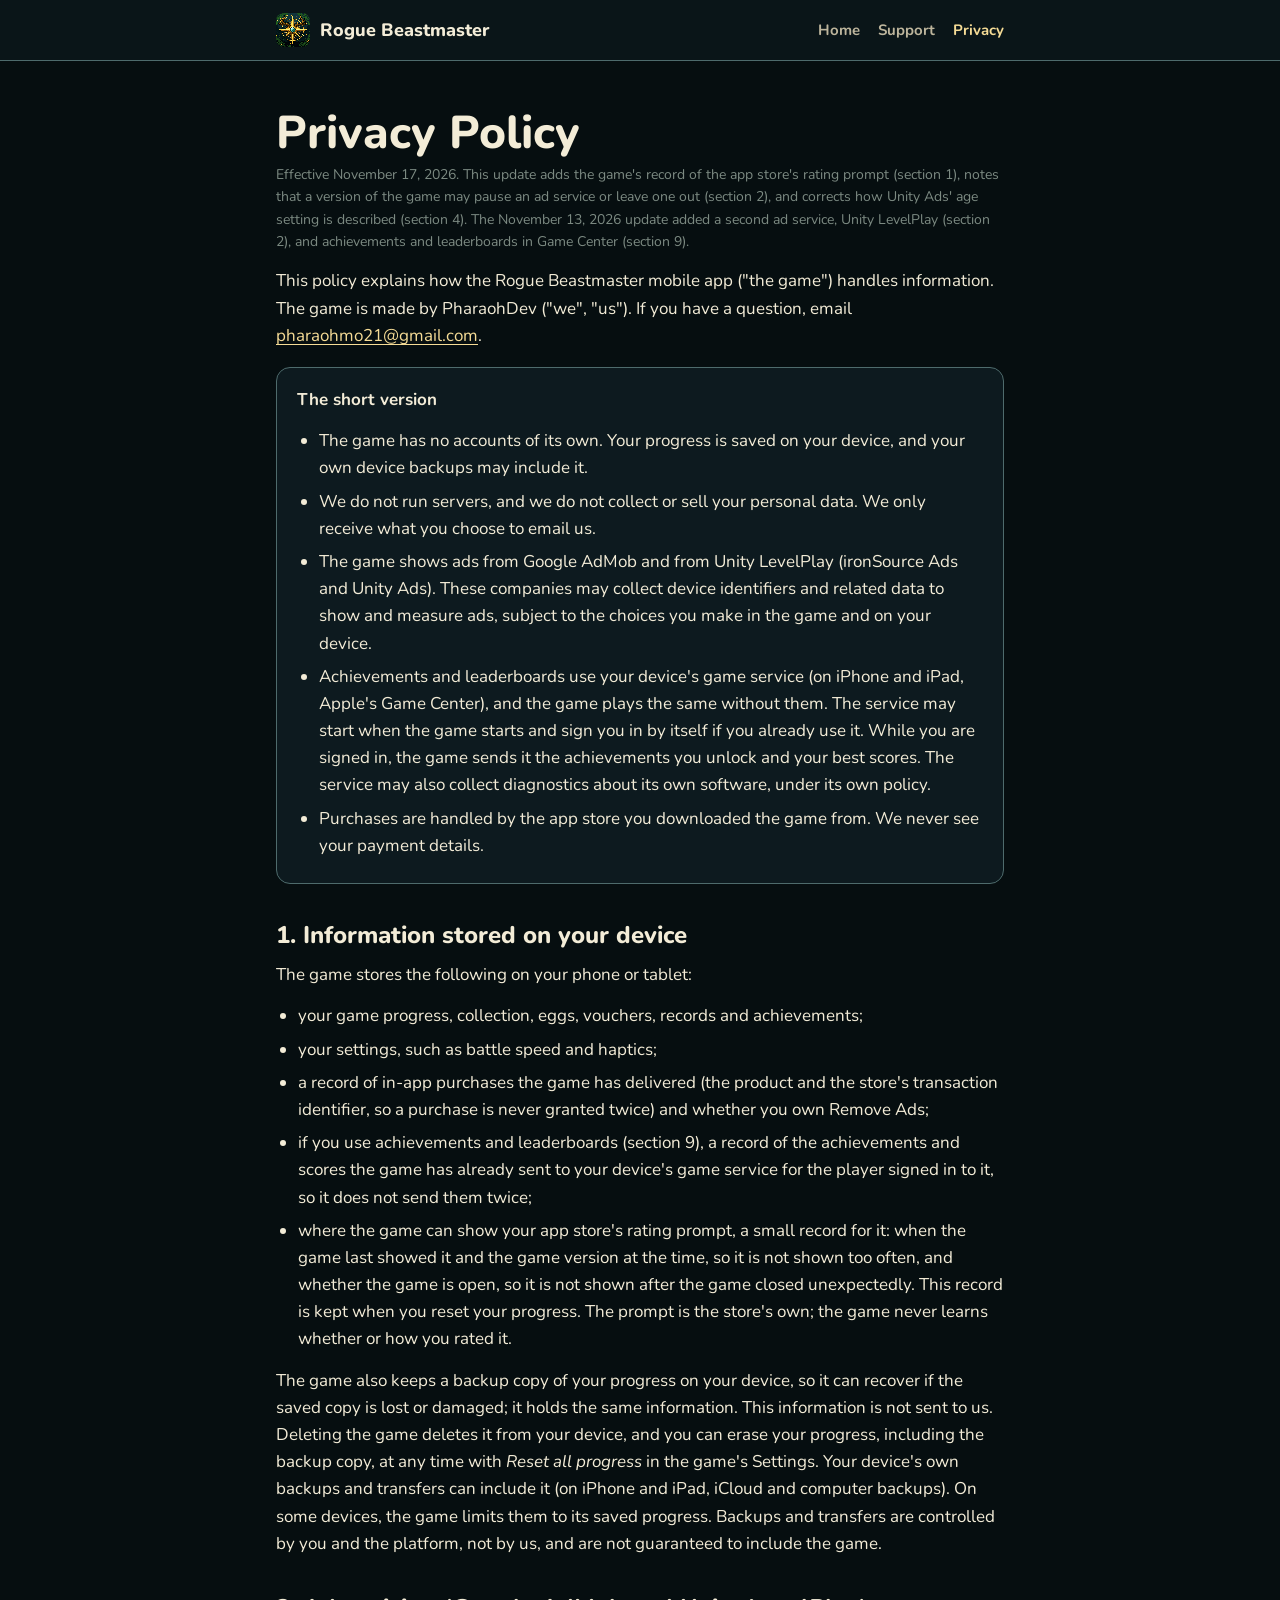
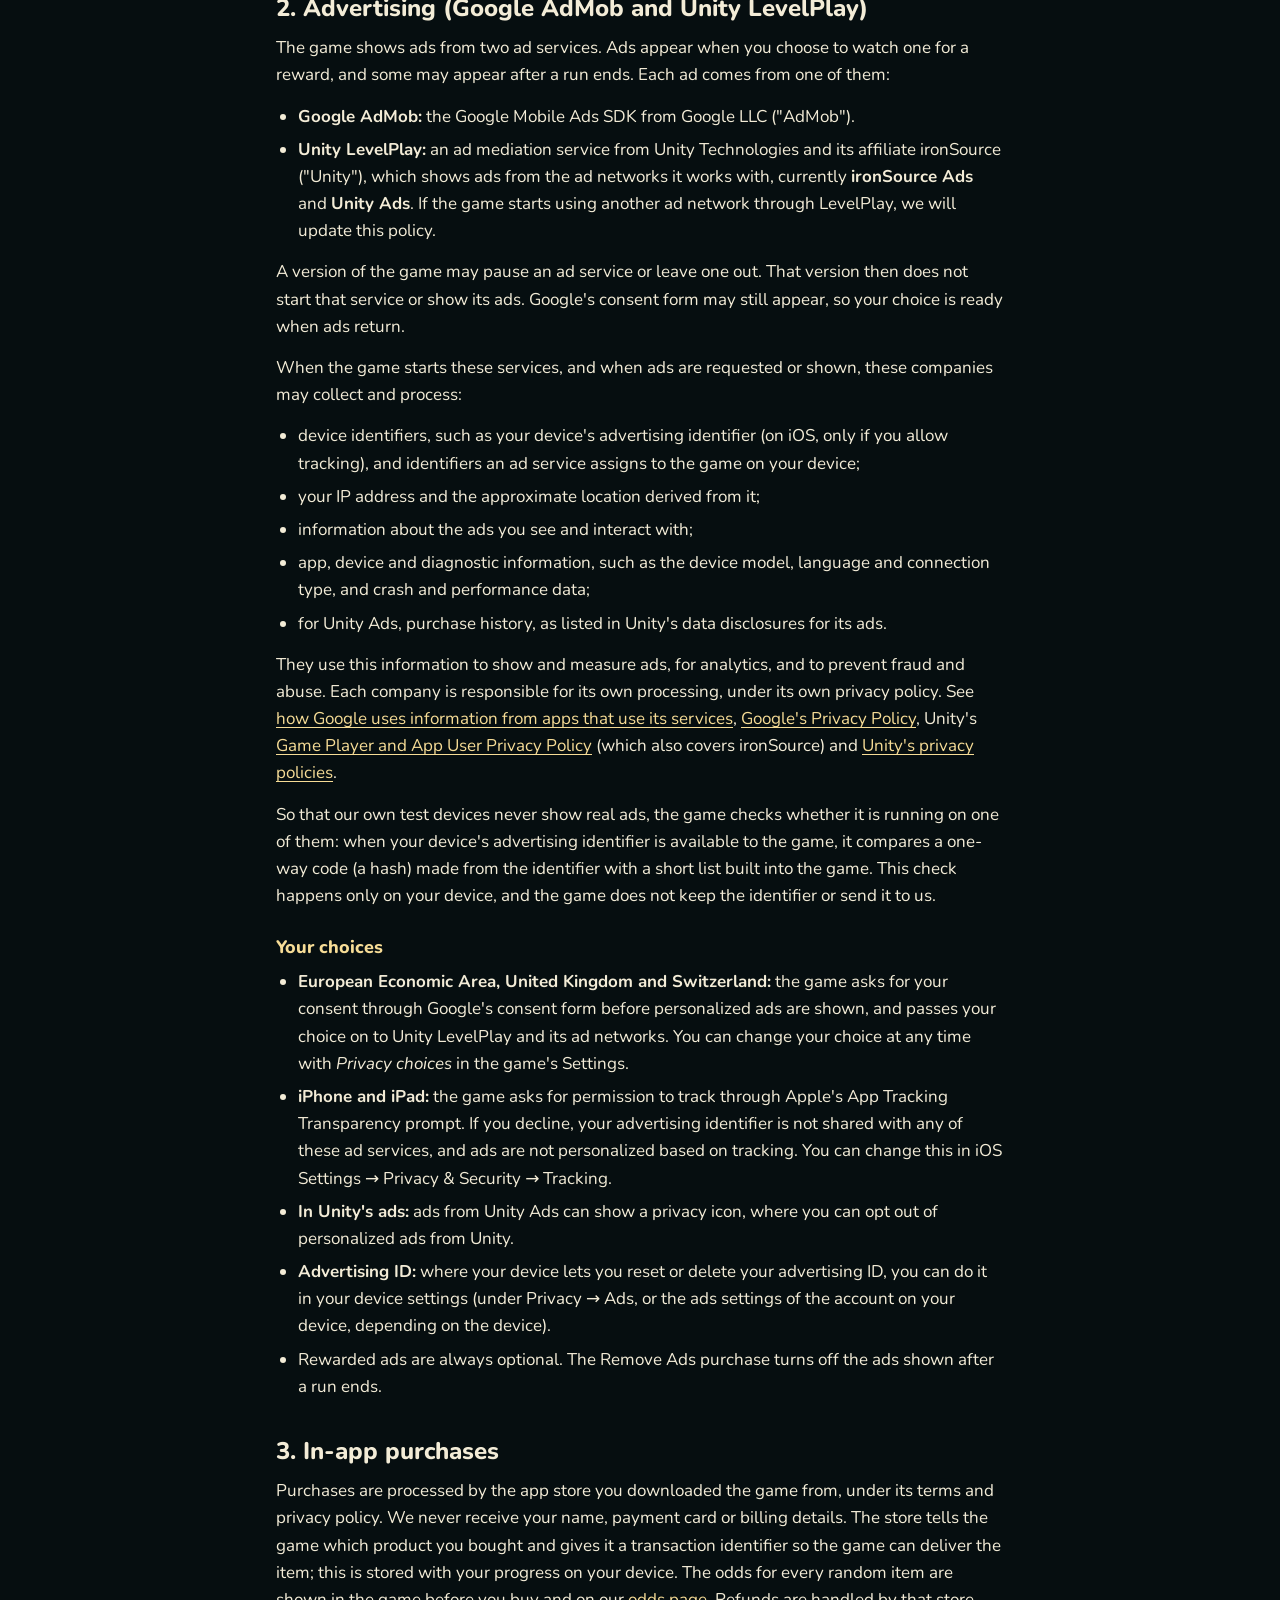
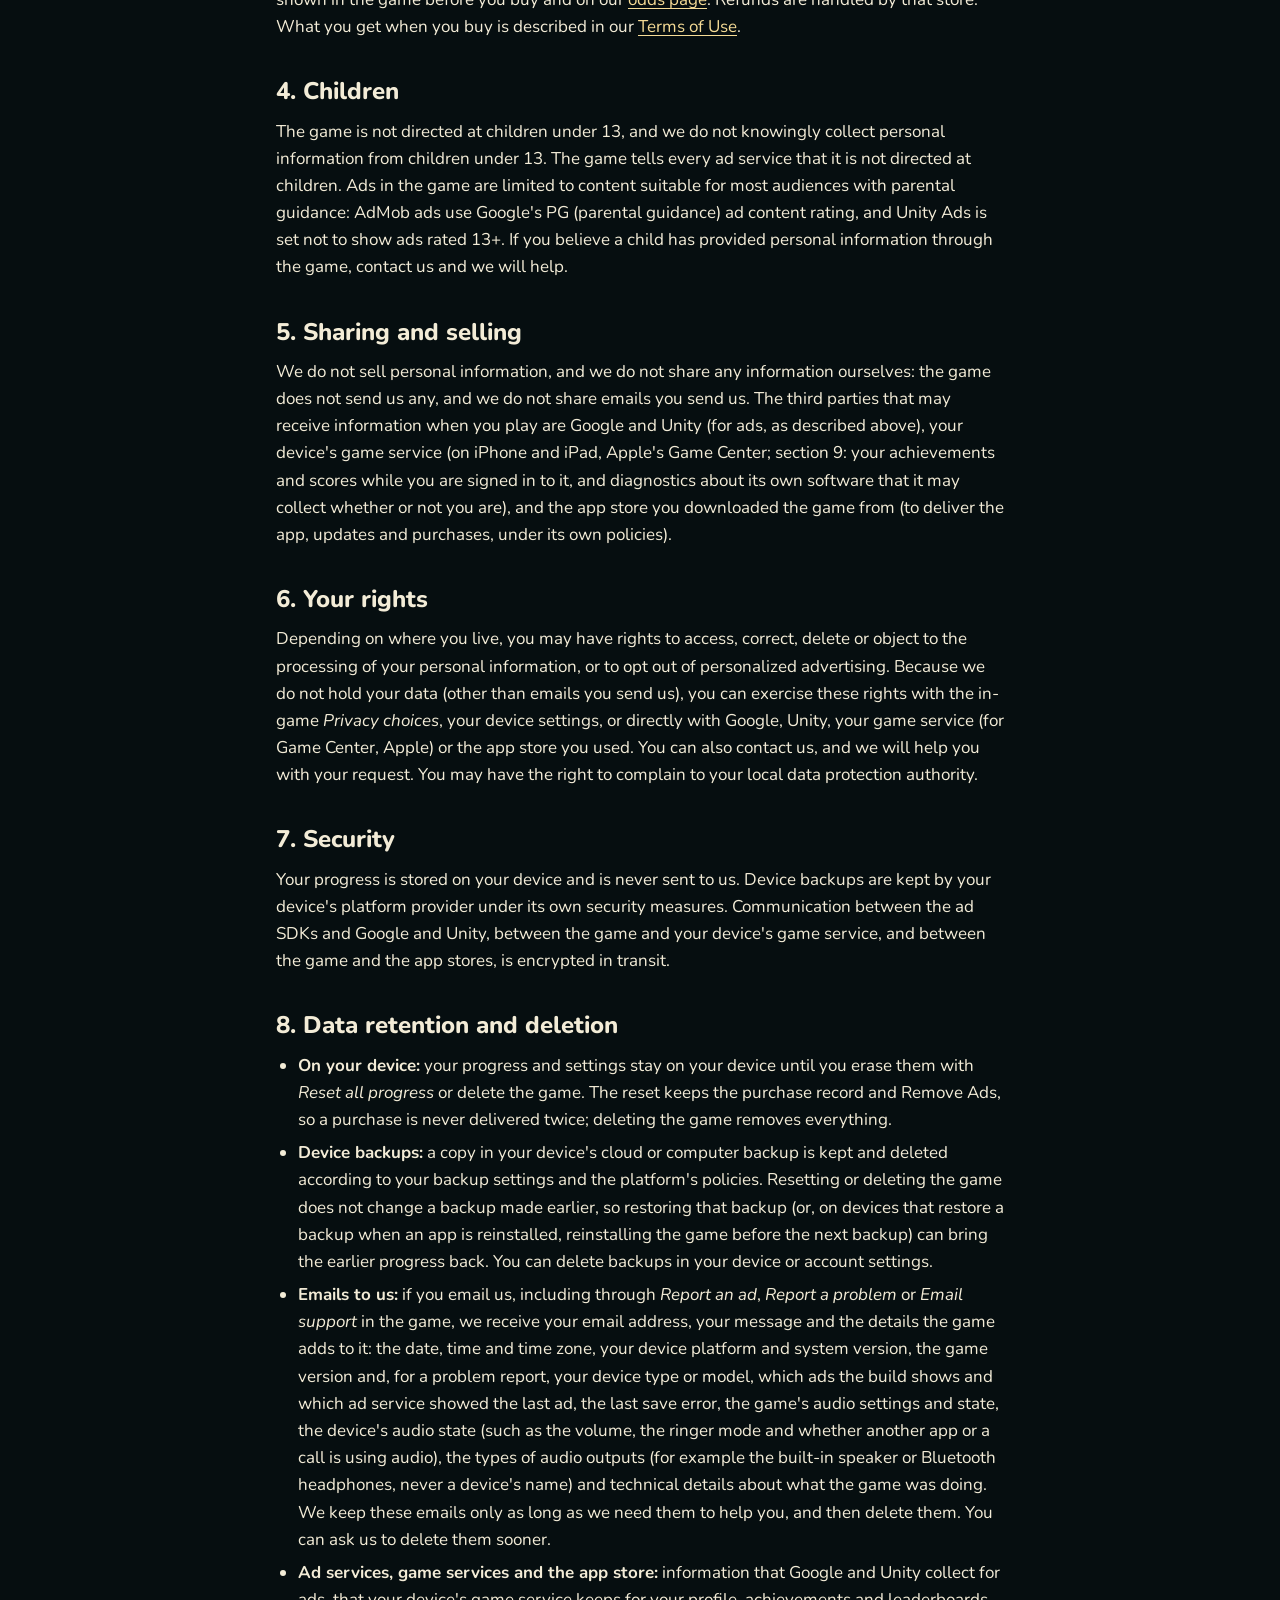
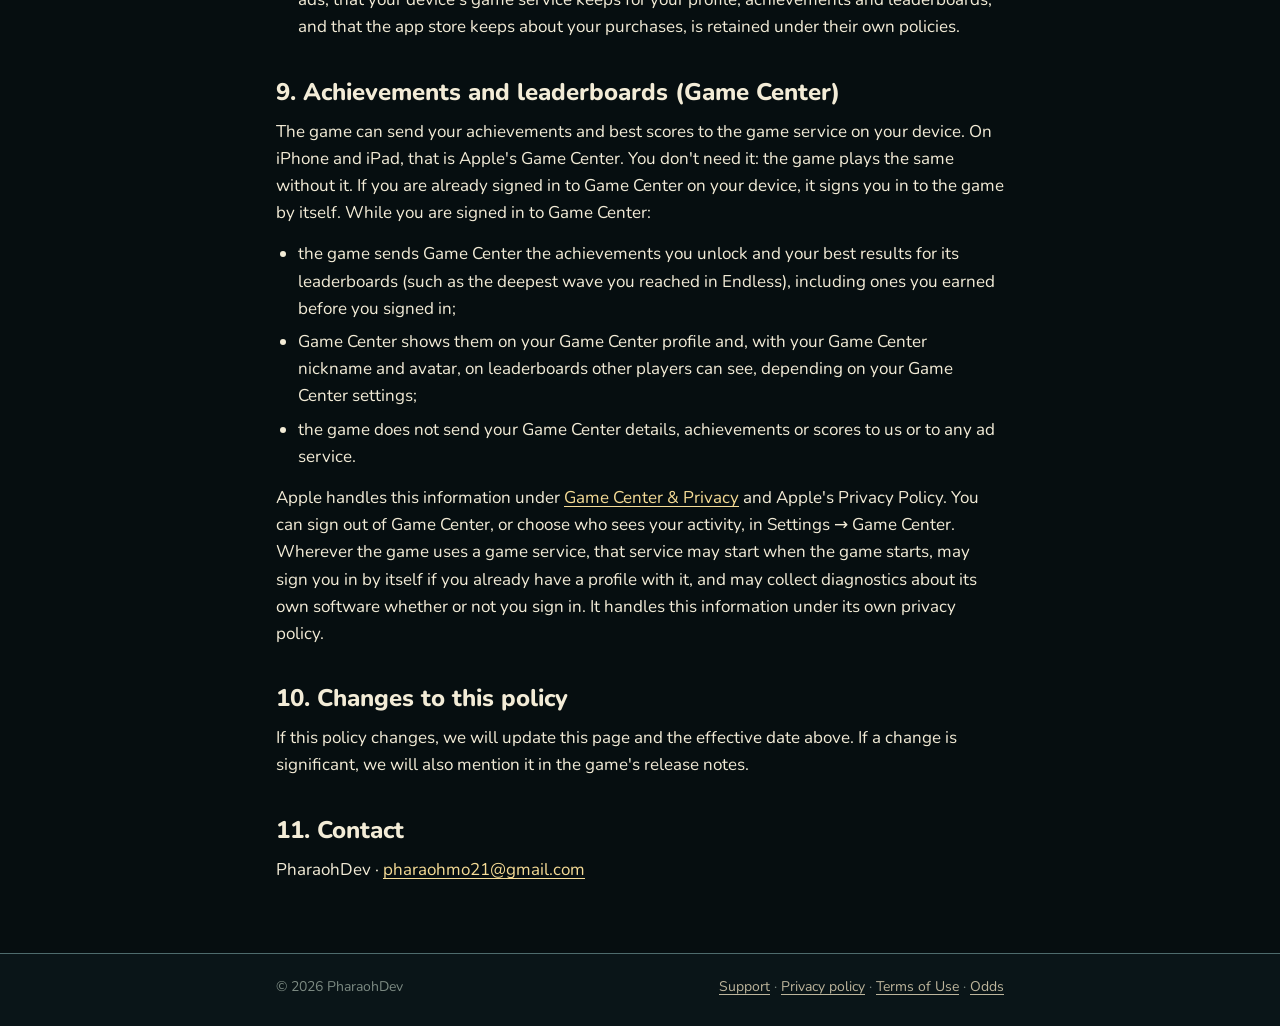
<file: privacy.html>
<!doctype html>
<html lang="en">
  <head>
    <meta charset="utf-8" />
    <meta name="viewport" content="width=device-width, initial-scale=1" />
    <title>Privacy Policy · Rogue Beastmaster</title>
    <meta name="description" content="How Rogue Beastmaster handles your data." />
    <link rel="icon" type="image/png" href="/img/favicon.png" />
    <link rel="apple-touch-icon" href="/img/apple-touch-icon.png" />
    <link rel="preconnect" href="https://fonts.googleapis.com" />
    <link rel="preconnect" href="https://fonts.gstatic.com" crossorigin />
    <link
      href="https://fonts.googleapis.com/css2?family=Nunito:wght@400;700;800&display=swap"
      rel="stylesheet"
    />
    <link rel="stylesheet" href="/styles.css" />
  </head>
  <body>
    <header class="site-header">
      <div class="wrap">
        <a class="brand" href="/"><img class="pixel" src="/img/icon.png" alt="" />Rogue Beastmaster</a>
        <nav class="nav" aria-label="Site">
          <a href="/">Home</a>
          <a href="/support.html">Support</a>
          <a href="/privacy.html" aria-current="page">Privacy</a>
        </nav>
      </div>
    </header>

    <main class="wrap">
      <h1>Privacy Policy</h1>
      <p class="updated">
        Effective November 17, 2026. This update adds the game's record of the app store's
        rating prompt (section 1), notes that a version of the game may pause an ad service or
        leave one out (section 2), and corrects how Unity Ads' age setting is described (section
        4). The November 13, 2026 update added a second ad service, Unity LevelPlay (section 2),
        and achievements and leaderboards in Game Center (section 9).
      </p>

      <p>
        This policy explains how the Rogue Beastmaster mobile app ("the game") handles
        information. The game is made by PharaohDev ("we", "us"). If you have a
        question, email <a href="mailto:pharaohmo21@gmail.com">pharaohmo21@gmail.com</a>.
      </p>

      <div class="panel">
        <p><strong>The short version</strong></p>
        <ul>
          <li>
            The game has no accounts of its own. Your progress is saved on your device, and your
            own device backups may include it.
          </li>
          <li>
            We do not run servers, and we do not collect or sell your personal data. We only
            receive what you choose to email us.
          </li>
          <li>
            The game shows ads from Google AdMob and from Unity LevelPlay (ironSource Ads and
            Unity Ads). These companies may collect device identifiers and related data to show
            and measure ads, subject to the choices you make in the game and on your device.
          </li>
          <li>
            Achievements and leaderboards use your device's game service (on iPhone and iPad,
            Apple's Game Center), and the game plays the same without them. The service may start
            when the game starts and sign you in by itself if you already use it. While you are
            signed in, the game sends it the achievements you unlock and your best scores. The
            service may also collect diagnostics about its own software, under its own policy.
          </li>
          <li>
            Purchases are handled by the app store you downloaded the game from. We never see your
            payment details.
          </li>
        </ul>
      </div>

      <h2>1. Information stored on your device</h2>
      <p>The game stores the following on your phone or tablet:</p>
      <ul>
        <li>your game progress, collection, eggs, vouchers, records and achievements;</li>
        <li>your settings, such as battle speed and haptics;</li>
        <li>
          a record of in-app purchases the game has delivered (the product and the store's
          transaction identifier, so a purchase is never granted twice) and whether you own
          Remove Ads;
        </li>
        <li>
          if you use achievements and leaderboards (section 9), a record of the achievements and
          scores the game has already sent to your device's game service for the player signed
          in to it, so it does not send them twice;
        </li>
        <li>
          where the game can show your app store's rating prompt, a small record for it: when the
          game last showed it and the game version at the time, so it is not shown too often,
          and whether the game is open, so it is not shown after the game closed unexpectedly.
          This record is kept when you reset your progress. The prompt is the store's own; the
          game never learns whether or how you rated it.
        </li>
      </ul>
      <p>
        The game also keeps a backup copy of your progress on your device, so it can recover if
        the saved copy is lost or damaged; it holds the same information. This information is not
        sent to us. Deleting the game deletes it from your device, and you can erase your
        progress, including the backup copy, at any time with <em>Reset all progress</em> in the
        game's Settings. Your device's own backups and transfers can include it (on iPhone and
        iPad, iCloud and computer backups). On some devices, the game limits them to its saved
        progress. Backups and transfers are controlled by you and the platform, not by us, and
        are not guaranteed to include the game.
      </p>

      <h2>2. Advertising (Google AdMob and Unity LevelPlay)</h2>
      <p>
        The game shows ads from two ad services. Ads appear when you choose to watch one for a
        reward, and some may appear after a run ends. Each ad comes from one of them:
      </p>
      <ul>
        <li>
          <strong>Google AdMob:</strong> the Google Mobile Ads SDK from Google LLC ("AdMob").
        </li>
        <li>
          <strong>Unity LevelPlay:</strong> an ad mediation service from Unity Technologies and
          its affiliate ironSource ("Unity"), which shows ads from the ad networks it works with,
          currently <strong>ironSource Ads</strong> and <strong>Unity Ads</strong>. If the game
          starts using another ad network through LevelPlay, we will update this policy.
        </li>
      </ul>
      <p>
        A version of the game may pause an ad service or leave one out. That version then does
        not start that service or show its ads. Google's consent form may still appear, so your
        choice is ready when ads return.
      </p>
      <p>
        When the game starts these services, and when ads are requested or shown, these
        companies may collect and process:
      </p>
      <ul>
        <li>
          device identifiers, such as your device's advertising identifier (on iOS, only if you
          allow tracking), and identifiers an ad service assigns to the game on your device;
        </li>
        <li>your IP address and the approximate location derived from it;</li>
        <li>information about the ads you see and interact with;</li>
        <li>
          app, device and diagnostic information, such as the device model, language and
          connection type, and crash and performance data;
        </li>
        <li>for Unity Ads, purchase history, as listed in Unity's data disclosures for its ads.</li>
      </ul>
      <p>
        They use this information to show and measure ads, for analytics, and to prevent fraud
        and abuse. Each company is responsible for its own processing, under its own privacy
        policy. See
        <a href="https://policies.google.com/technologies/partner-sites"
          >how Google uses information from apps that use its services</a
        >,
        <a href="https://policies.google.com/privacy">Google's Privacy Policy</a>, Unity's
        <a href="https://unity.com/legal/game-player-and-app-user-privacy-policy"
          >Game Player and App User Privacy Policy</a
        >
        (which also covers ironSource) and
        <a href="https://unity.com/legal/privacy-policy">Unity's privacy policies</a>.
      </p>
      <p>
        So that our own test devices never show real ads, the game checks whether it is running
        on one of them: when your device's advertising identifier is available to the game, it
        compares a one-way code (a hash) made from the identifier with a short list built into
        the game. This check happens only on your device, and the game does not keep the
        identifier or send it to us.
      </p>
      <h3>Your choices</h3>
      <ul>
        <li>
          <strong>European Economic Area, United Kingdom and Switzerland:</strong> the game asks
          for your consent through Google's consent form before personalized ads are shown, and
          passes your choice on to Unity LevelPlay and its ad networks. You can change your
          choice at any time with <em>Privacy choices</em> in the game's Settings.
        </li>
        <li>
          <strong>iPhone and iPad:</strong> the game asks for permission to track through
          Apple's App Tracking Transparency prompt. If you decline, your advertising identifier
          is not shared with any of these ad services, and ads are not personalized based on
          tracking. You can change this in iOS Settings → Privacy &amp; Security → Tracking.
        </li>
        <li>
          <strong>In Unity's ads:</strong> ads from Unity Ads can show a privacy icon, where you
          can opt out of personalized ads from Unity.
        </li>
        <li>
          <strong>Advertising ID:</strong> where your device lets you reset or delete your
          advertising ID, you can do it in your device settings (under Privacy → Ads, or the ads
          settings of the account on your device, depending on the device).
        </li>
        <li>
          Rewarded ads are always optional. The Remove Ads purchase turns off the ads shown after
          a run ends.
        </li>
      </ul>

      <h2>3. In-app purchases</h2>
      <p>
        Purchases are processed by the app store you downloaded the game from, under its terms
        and privacy policy. We never receive your name, payment card or billing details. The
        store tells the game which product you bought and gives it a transaction identifier so
        the game can deliver the item; this is stored with your progress on your device. The
        odds for every random item are shown in the game before you buy and on our
        <a href="/odds.html">odds page</a>. Refunds are handled by that store. What you get when
        you buy is described in our <a href="/terms.html">Terms of Use</a>.
      </p>

      <h2>4. Children</h2>
      <p>
        The game is not directed at children under 13, and we do not knowingly collect personal
        information from children under 13. The game tells every ad service that it is not
        directed at children. Ads in the game are limited to content suitable for most audiences
        with parental guidance: AdMob ads use Google's PG (parental guidance) ad content rating,
        and Unity Ads is set not to show ads rated 13+. If you believe a child has
        provided personal information through the game, contact us and we will help.
      </p>

      <h2>5. Sharing and selling</h2>
      <p>
        We do not sell personal information, and we do not share any information ourselves:
        the game does not send us any, and we do not share emails you send us. The third
        parties that may receive information when you play are Google and Unity (for ads, as
        described above), your device's game service (on iPhone and iPad, Apple's Game Center;
        section 9: your achievements and scores while you are signed in to it, and diagnostics
        about its own software that it may collect whether or not you are), and the app store you
        downloaded the game from (to deliver the app, updates and purchases, under its own
        policies).
      </p>

      <h2>6. Your rights</h2>
      <p>
        Depending on where you live, you may have rights to access, correct, delete or object to
        the processing of your personal information, or to opt out of personalized advertising.
        Because we do not hold your data (other than emails you send us), you can exercise
        these rights with the in-game <em>Privacy choices</em>, your device settings, or
        directly with Google, Unity, your game service (for Game Center, Apple) or the app store
        you used. You can also contact us, and we will help you with your request. You may have
        the right to complain to your local data protection authority.
      </p>

      <h2>7. Security</h2>
      <p>
        Your progress is stored on your device and is never sent to us. Device backups are kept
        by your device's platform provider under its own security measures. Communication
        between the ad SDKs and Google and Unity, between the game and your device's game
        service, and between the game and the app stores, is encrypted in transit.
      </p>

      <h2>8. Data retention and deletion</h2>
      <ul>
        <li>
          <strong>On your device:</strong> your progress and settings stay on your device until
          you erase them with <em>Reset all progress</em> or delete the game. The reset keeps
          the purchase record and Remove Ads, so a purchase is never delivered twice; deleting
          the game removes everything.
        </li>
        <li>
          <strong>Device backups:</strong> a copy in your device's cloud or computer backup is
          kept and deleted according to your backup settings and the platform's policies.
          Resetting or deleting the game does not change a backup made earlier, so restoring
          that backup (or, on devices that restore a backup when an app is reinstalled,
          reinstalling the game before the next backup) can bring the earlier progress back. You can delete backups in your device or account settings.
        </li>
        <li>
          <strong>Emails to us:</strong> if you email us, including through <em>Report an ad</em>,
          <em>Report a problem</em> or <em>Email support</em> in the game, we receive your email
          address, your message and the details the game adds to it: the date, time and time
          zone, your device platform and system version, the game version and, for a problem
          report, your device type or model, which ads the build shows and which ad service
          showed the last ad, the last save error, the game's audio settings and state, the
          device's audio state (such as the volume, the ringer mode and whether another app or a
          call is using audio), the types of audio
          outputs (for example the built-in speaker or Bluetooth headphones, never a device's
          name) and technical details about what the game was doing. We keep these emails only as
          long as we need them to help you, and then delete them. You can ask us to delete them
          sooner.
        </li>
        <li>
          <strong>Ad services, game services and the app store:</strong> information that Google
          and Unity collect for ads, that your device's game service keeps for your profile,
          achievements and leaderboards, and that the app store keeps about your purchases, is
          retained under their own policies.
        </li>
      </ul>

      <h2>9. Achievements and leaderboards (Game Center)</h2>
      <p>
        The game can send your achievements and best scores to the game service on your
        device. On iPhone and iPad, that is Apple's Game Center. You don't need it: the game plays
        the same without it. If you are already signed in to Game Center on your device, it signs
        you in to the game by itself. While you are signed in to Game Center:
      </p>
      <ul>
        <li>
          the game sends Game Center the achievements you unlock and your best results for its
          leaderboards (such as the deepest wave you reached in Endless), including ones you
          earned before you signed in;
        </li>
        <li>
          Game Center shows them on your Game Center profile and, with your Game Center nickname
          and avatar, on leaderboards other players can see, depending on your Game Center
          settings;
        </li>
        <li>
          the game does not send your Game Center details, achievements or scores to us or to
          any ad service.
        </li>
      </ul>
      <p>
        Apple handles this information under
        <a href="https://www.apple.com/legal/privacy/data/en/game-center/">Game Center &amp;
        Privacy</a> and Apple's Privacy Policy. You can sign out of Game Center, or choose who
        sees your activity, in Settings → Game Center. Wherever the game uses a game service,
        that service may start when the game starts, may sign you in by itself if you already
        have a profile with it, and may collect diagnostics about its own software whether or not
        you sign in. It handles this information under its own privacy policy.
      </p>

      <h2>10. Changes to this policy</h2>
      <p>
        If this policy changes, we will update this page and the effective date above. If a
        change is significant, we will also mention it in the game's release notes.
      </p>

      <h2>11. Contact</h2>
      <p>
        PharaohDev · <a href="mailto:pharaohmo21@gmail.com">pharaohmo21@gmail.com</a>
      </p>
    </main>

    <footer class="site-footer">
      <div class="wrap">
        <span>© 2026 PharaohDev</span>
        <span><a href="/support.html">Support</a> · <a href="/privacy.html">Privacy policy</a> · <a href="/terms.html">Terms of Use</a> · <a href="/odds.html">Odds</a></span>
      </div>
    </footer>
  </body>
</html>
</file>
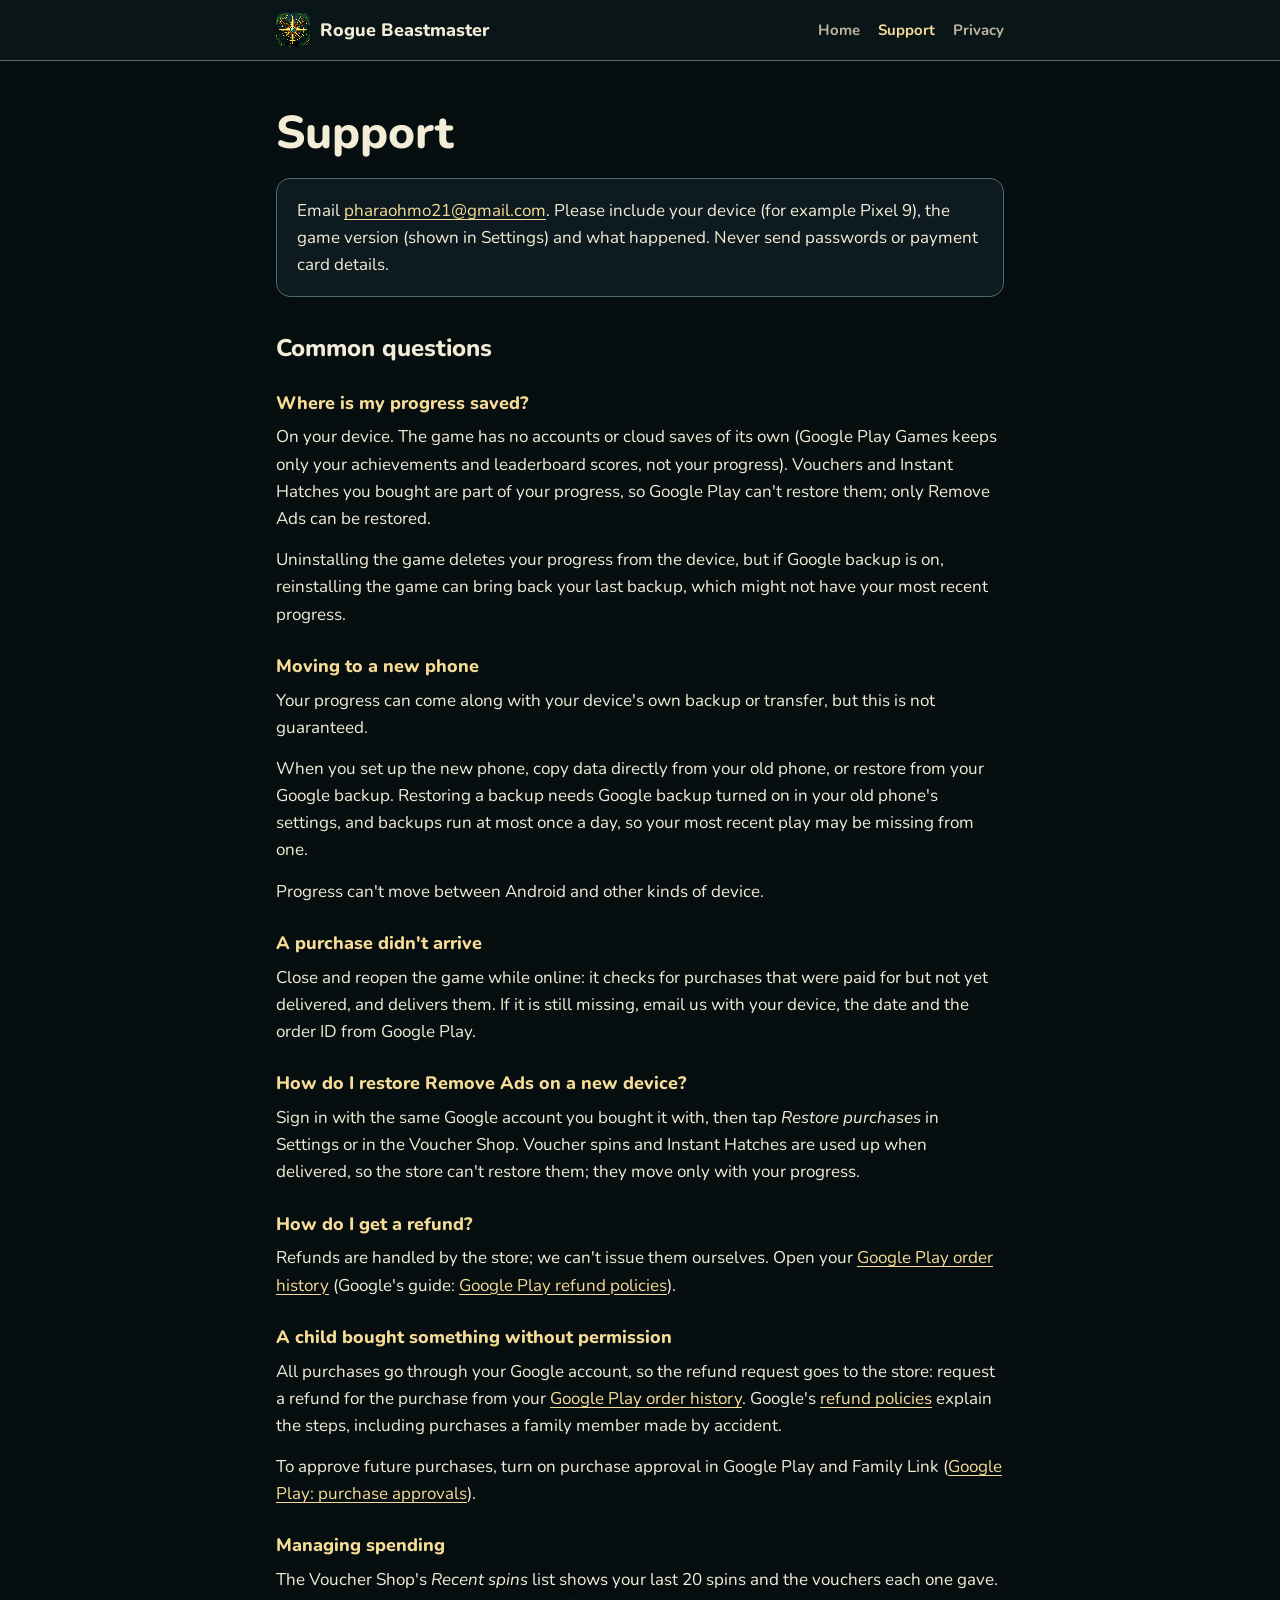
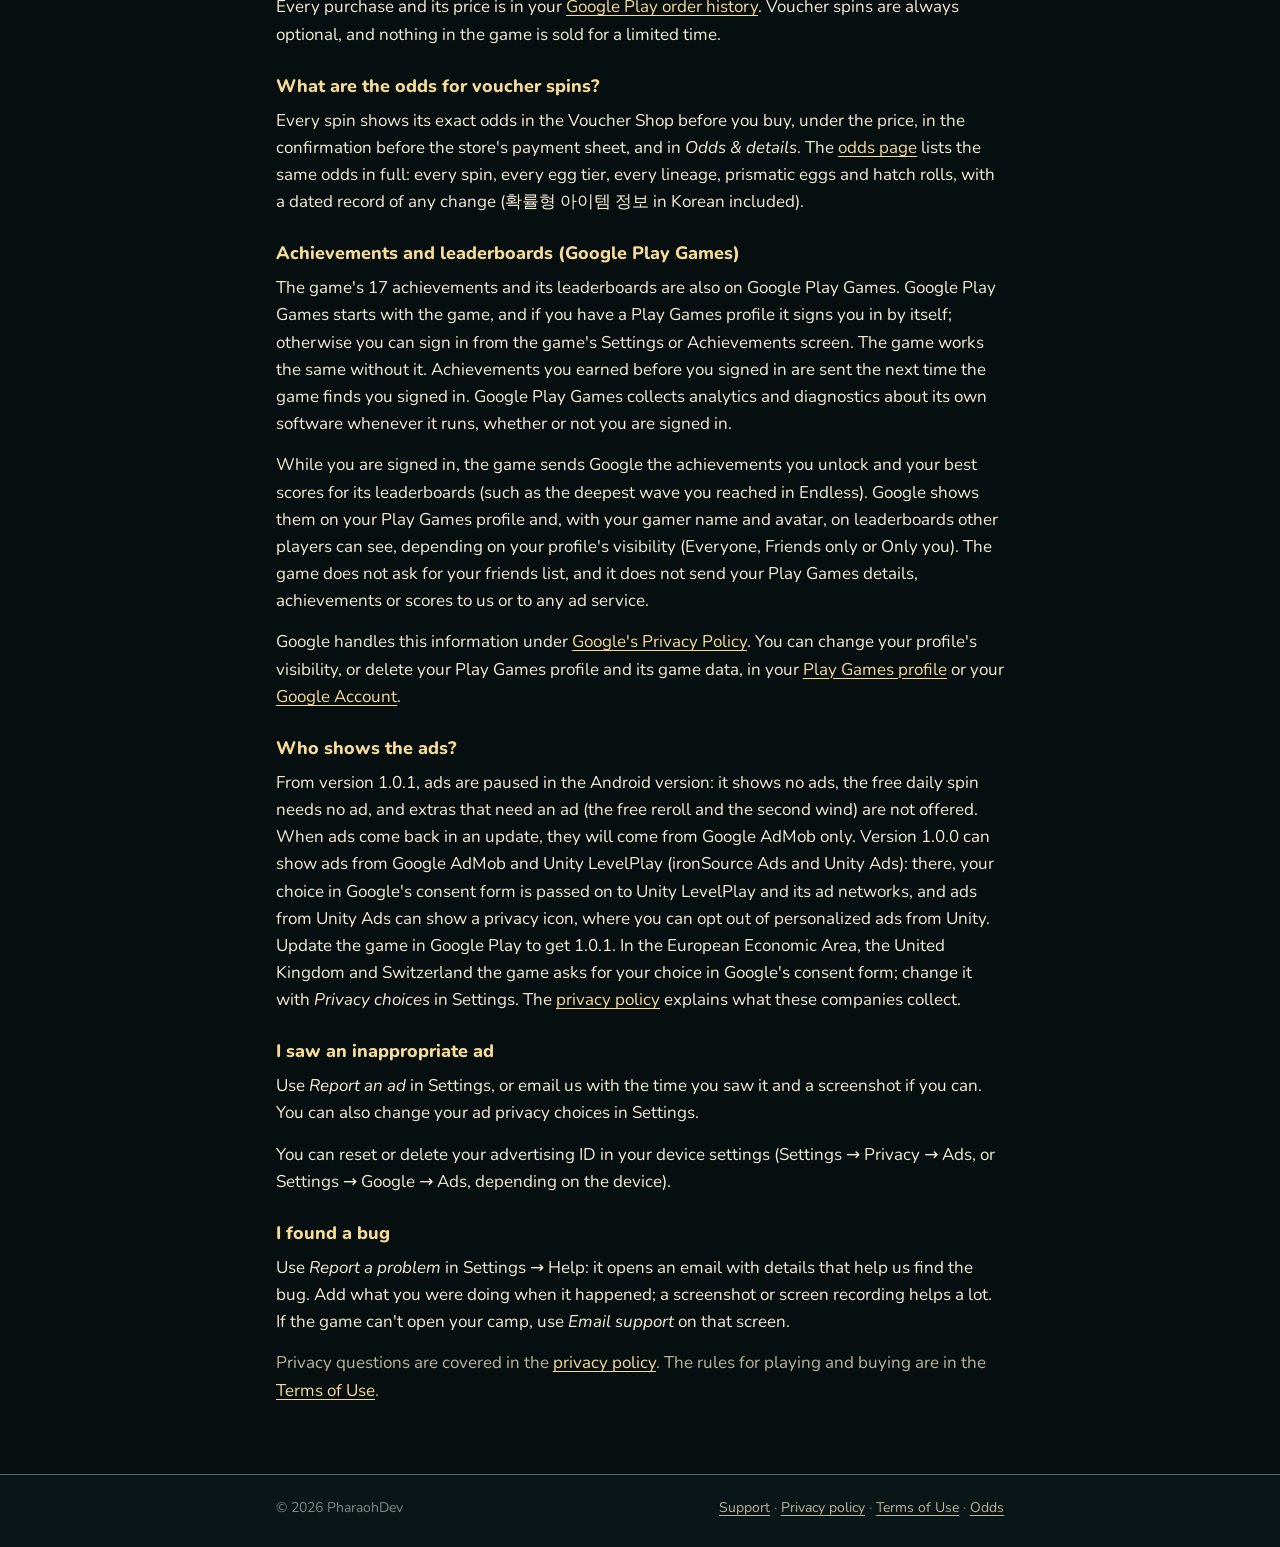
<file: support-android.html>
<!doctype html>
<html lang="en">
  <head>
    <meta charset="utf-8" />
    <meta name="viewport" content="width=device-width, initial-scale=1" />
    <title>Support · Rogue Beastmaster</title>
    <meta
      name="description"
      content="Help with Rogue Beastmaster on Android: contact, purchases, refunds, spending controls for parents, odds, saves, achievements and ads."
    />
    <meta name="robots" content="noindex" />
    <link rel="icon" type="image/png" href="/img/favicon.png" />
    <link rel="apple-touch-icon" href="/img/apple-touch-icon.png" />
    <link rel="preconnect" href="https://fonts.googleapis.com" />
    <link rel="preconnect" href="https://fonts.gstatic.com" crossorigin />
    <link
      href="https://fonts.googleapis.com/css2?family=Nunito:wght@400;700;800&display=swap"
      rel="stylesheet"
    />
    <link rel="stylesheet" href="/styles.css" />
  </head>
  <body>
    <header class="site-header">
      <div class="wrap">
        <a class="brand" href="/"><img class="pixel" src="/img/icon.png" alt="" />Rogue Beastmaster</a>
        <nav class="nav" aria-label="Site">
          <a href="/">Home</a>
          <a href="/support-android.html" aria-current="page">Support</a>
          <a href="/privacy.html">Privacy</a>
        </nav>
      </div>
    </header>

    <main class="wrap">
      <h1>Support</h1>

      <div class="panel">
        <p>
          Email <a href="mailto:pharaohmo21@gmail.com">pharaohmo21@gmail.com</a>. Please
          include your device (for example Pixel 9), the game version (shown in
          Settings) and what happened. Never send passwords or payment card details.
        </p>
      </div>

      <h2>Common questions</h2>

      <h3>Where is my progress saved?</h3>
      <p>
        On your device. The game has no accounts or cloud saves of its own (Google Play Games
        keeps only your achievements and leaderboard scores, not your progress). Vouchers and
        Instant Hatches you bought are part of your progress, so Google Play can't restore them;
        only Remove Ads can be restored.
      </p>
      <p>
        Uninstalling the game deletes your progress from the device, but if Google backup is on,
        reinstalling the game can bring back your last backup, which might not have your most
        recent progress.
      </p>

      <h3>Moving to a new phone</h3>
      <p>
        Your progress can come along with your device's own backup or transfer, but this is not
        guaranteed.
      </p>
      <p>
        When you set up the new phone, copy data directly from your old phone, or restore from
        your Google backup. Restoring a backup needs Google backup turned on in your old phone's
        settings, and backups run at most once a day, so your most recent play may be missing
        from one.
      </p>
      <p>Progress can't move between Android and other kinds of device.</p>

      <h3>A purchase didn't arrive</h3>
      <p>
        Close and reopen the game while online: it checks for purchases that were paid for but
        not yet delivered, and delivers them. If it is still missing, email us with your
        device, the date and the order ID from Google Play.
      </p>

      <h3>How do I restore Remove Ads on a new device?</h3>
      <p>
        Sign in with the same Google account you bought it with, then tap
        <em>Restore purchases</em> in Settings or in the Voucher Shop. Voucher spins and Instant
        Hatches are used up when delivered, so the store can't restore them; they move only with
        your progress.
      </p>

      <h3>How do I get a refund?</h3>
      <p>
        Refunds are handled by the store; we can't issue them ourselves. Open your
        <a href="https://play.google.com/store/account/orderhistory">Google Play order
        history</a> (Google's guide:
        <a href="https://support.google.com/googleplay/answer/2479637">Google Play refund
        policies</a>).
      </p>

      <h3 id="parents">A child bought something without permission</h3>
      <p>
        All purchases go through your Google account, so the refund request goes to the store:
        request a refund for the purchase from your
        <a href="https://play.google.com/store/account/orderhistory">Google Play order
        history</a>. Google's
        <a href="https://support.google.com/googleplay/answer/2479637">refund policies</a>
        explain the steps, including purchases a family member made by accident.
      </p>
      <p>
        To approve future purchases, turn on purchase approval in Google Play and Family Link
        (<a href="https://support.google.com/googleplay/answer/7039872">Google Play: purchase
        approvals</a>).
      </p>

      <h3 id="spending">Managing spending</h3>
      <p>
        The Voucher Shop's <em>Recent spins</em> list shows your last 20 spins and the vouchers
        each one gave. Every purchase and its price is in your
        <a href="https://play.google.com/store/account/orderhistory">Google Play order
        history</a>. Voucher spins are always optional, and nothing in the game is sold for a
        limited time.
      </p>

      <h3 id="odds">What are the odds for voucher spins?</h3>
      <p>
        Every spin shows its exact odds in the Voucher Shop before you buy, under the price, in
        the confirmation before the store's payment sheet, and in <em>Odds &amp; details</em>.
        The <a href="/odds.html">odds page</a> lists the same odds in full: every spin, every
        egg tier, every lineage, prismatic eggs and hatch rolls, with a dated record of any
        change (<span lang="ko">확률형 아이템 정보</span> in Korean included).
      </p>

      <h3 id="achievements">Achievements and leaderboards (Google Play Games)</h3>
      <p>
        The game's 17 achievements and its leaderboards are also on Google Play Games. Google
        Play Games starts with the game, and if you have a Play Games profile it signs you in
        by itself; otherwise you can sign in from the game's Settings or Achievements screen.
        The game works the same without it. Achievements you earned before you signed in are
        sent the next time the game finds you signed in. Google Play Games collects analytics
        and diagnostics about its own software whenever it runs, whether or not you are signed
        in.
      </p>
      <p>
        While you are signed in, the game sends Google the achievements you unlock and your best
        scores for its leaderboards (such as the deepest wave you reached in Endless). Google
        shows them on your Play Games profile and, with your gamer name and avatar, on
        leaderboards other players can see, depending on your profile's visibility (Everyone,
        Friends only or Only you). The game does not ask for your friends list, and it does not
        send your Play Games details, achievements or scores to us or to any ad service.
      </p>
      <p>
        Google handles this information under
        <a href="https://policies.google.com/privacy">Google's Privacy Policy</a>. You can change
        your profile's visibility, or delete your Play Games profile and its game data, in your
        <a href="https://play.google.com/games/profile">Play Games profile</a> or your
        <a href="https://myaccount.google.com">Google Account</a>.
      </p>

      <h3 id="ads">Who shows the ads?</h3>
      <p>
        From version 1.0.1, ads are paused in the Android version: it shows no ads, the free
        daily spin needs no ad, and extras that need an ad (the free reroll and the second wind)
        are not offered. When ads come back in an update, they will come from Google AdMob only.
        Version 1.0.0 can show ads from Google AdMob and Unity LevelPlay (ironSource Ads and
        Unity Ads): there, your choice in Google's consent form is passed on to Unity LevelPlay
        and its ad networks, and ads from Unity Ads can show a privacy icon, where you can opt
        out of personalized ads from Unity. Update the game in Google Play to get 1.0.1. In the
        European Economic Area, the United Kingdom and Switzerland the game asks for your choice
        in Google's consent form; change it with <em>Privacy choices</em> in Settings. The
        <a href="/privacy.html">privacy policy</a> explains what these companies collect.
      </p>

      <h3>I saw an inappropriate ad</h3>
      <p>
        Use <em>Report an ad</em> in Settings, or email us with the time you saw it and a
        screenshot if you can. You can also change your ad privacy choices in Settings.
      </p>
      <p>
        You can reset or delete your advertising ID in your device settings
        (Settings &rarr; Privacy &rarr; Ads, or Settings &rarr; Google &rarr; Ads, depending on
        the device).
      </p>

      <h3>I found a bug</h3>
      <p>
        Use <em>Report a problem</em> in Settings &rarr; Help: it opens an email with details
        that help us find the bug. Add what you were doing when it happened; a screenshot or
        screen recording helps a lot. If the game can't open your camp, use
        <em>Email support</em> on that screen.
      </p>

      <p class="muted">
        Privacy questions are covered in the <a href="/privacy.html">privacy policy</a>. The
        rules for playing and buying are in the <a href="/terms.html">Terms of Use</a>.
      </p>
    </main>

    <footer class="site-footer">
      <div class="wrap">
        <span>© 2026 PharaohDev</span>
        <span><a href="/support-android.html">Support</a> · <a href="/privacy.html">Privacy policy</a> · <a href="/terms.html">Terms of Use</a> · <a href="/odds.html">Odds</a></span>
      </div>
    </footer>
  </body>
</html>
</file>
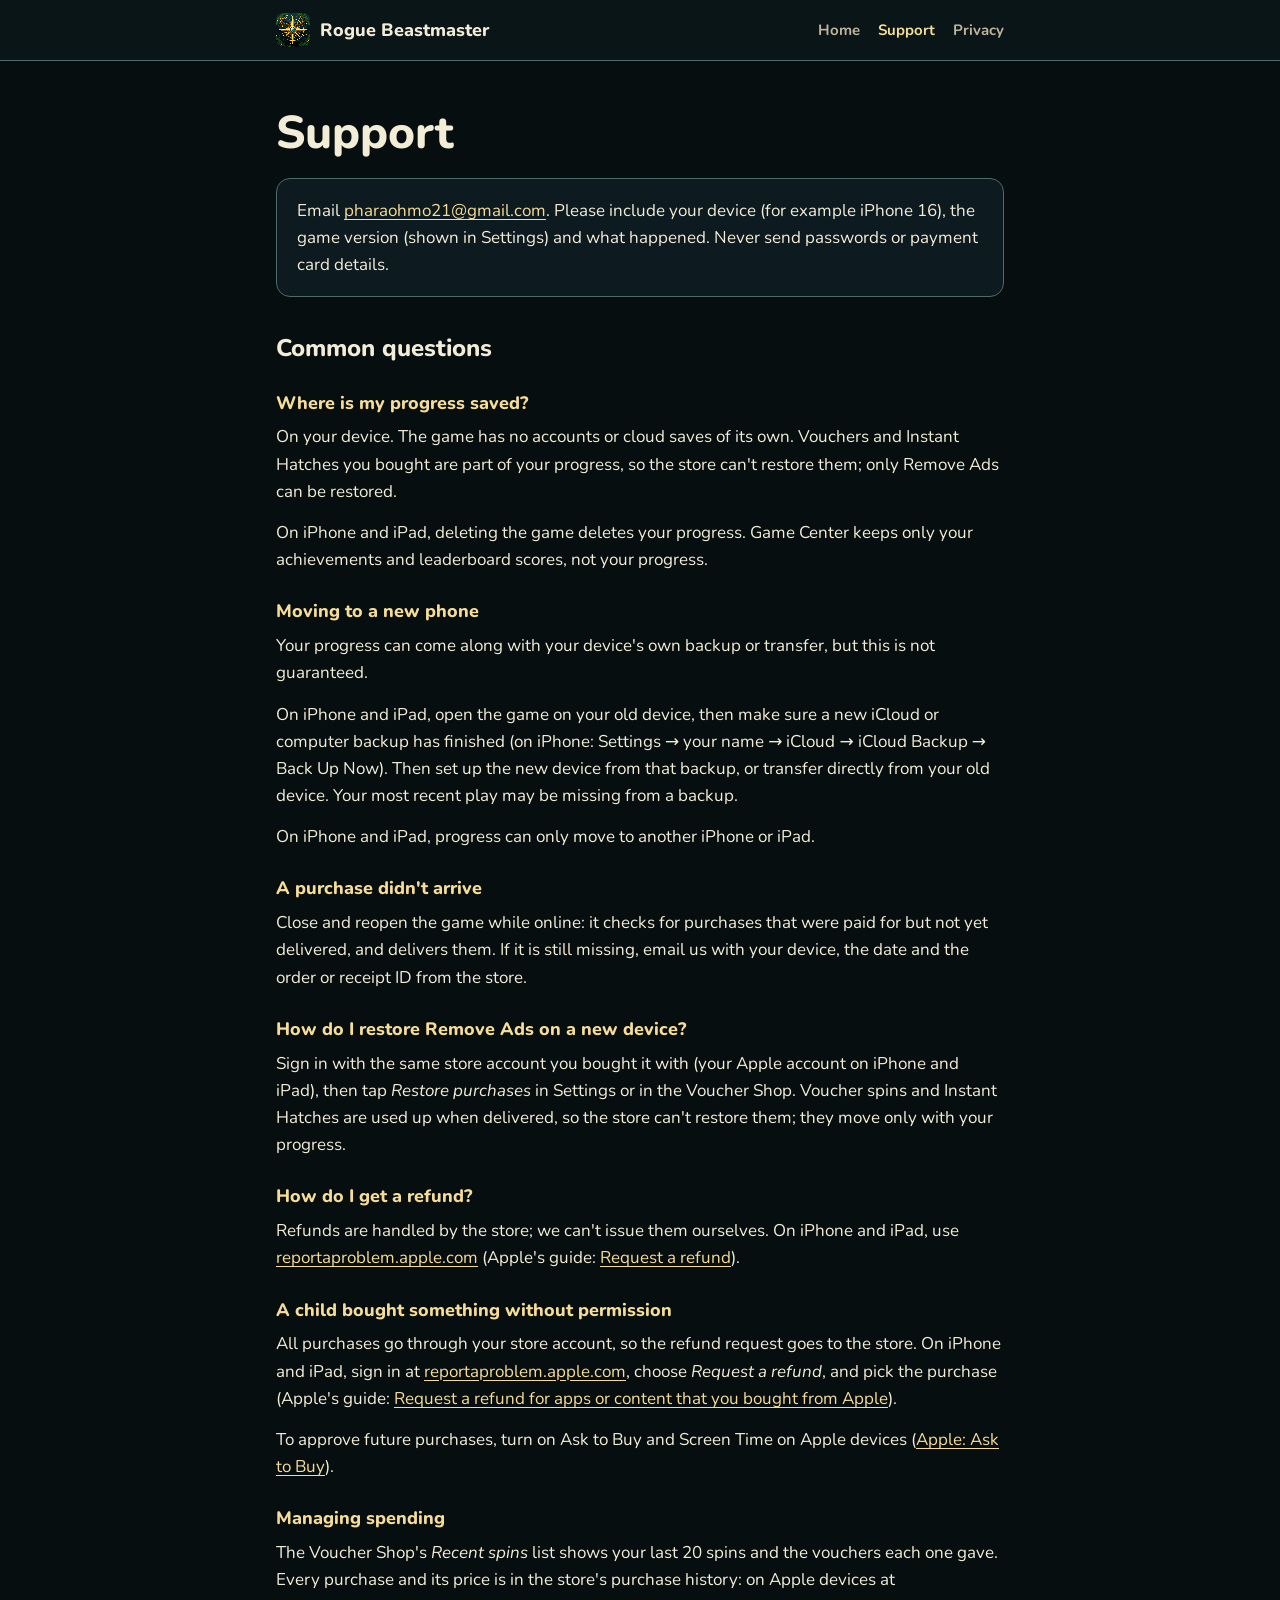
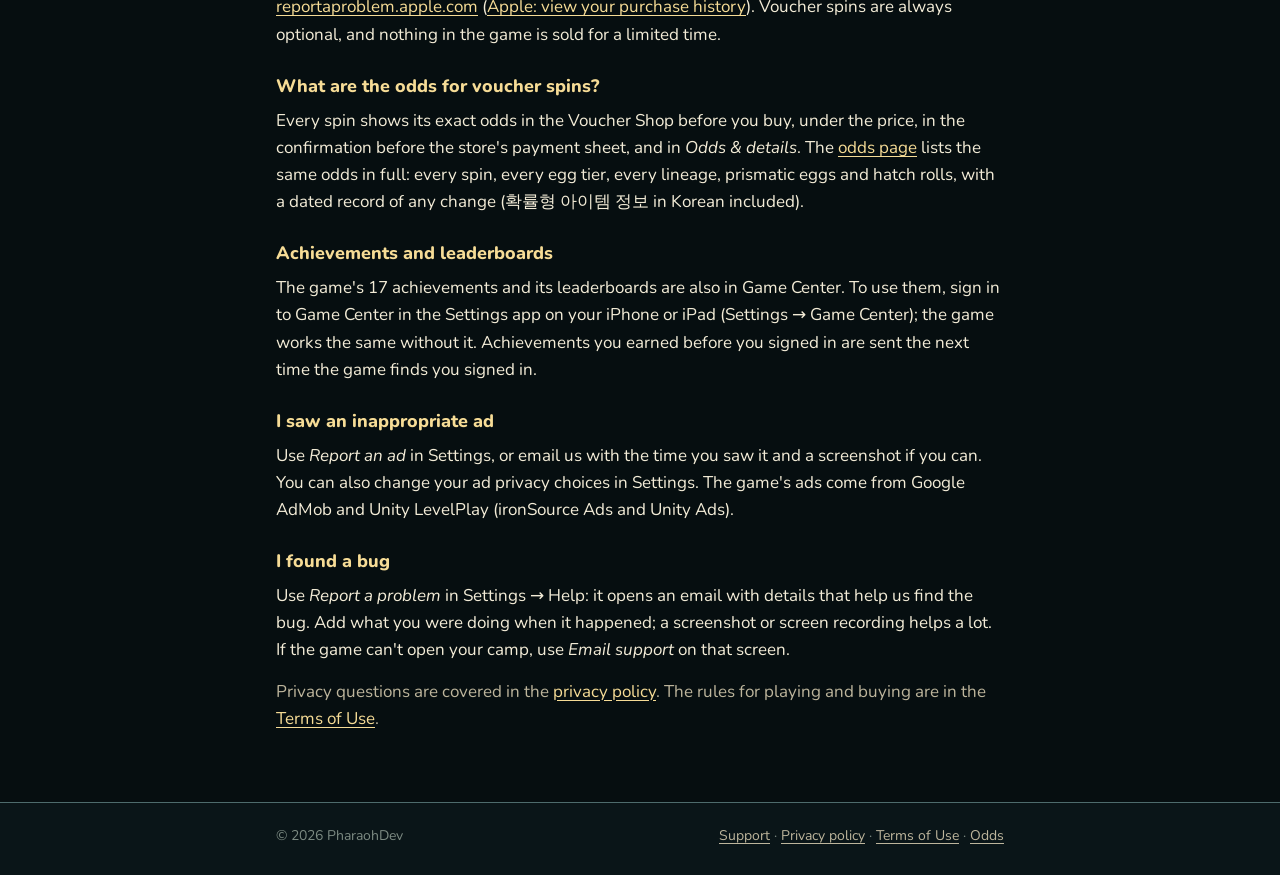
<file: support.html>
<!doctype html>
<html lang="en">
  <head>
    <meta charset="utf-8" />
    <meta name="viewport" content="width=device-width, initial-scale=1" />
    <title>Support · Rogue Beastmaster</title>
    <meta
      name="description"
      content="Help with Rogue Beastmaster: contact, purchases, refunds, spending controls for parents, odds, saves, achievements and ads."
    />
    <link rel="icon" type="image/png" href="/img/favicon.png" />
    <link rel="apple-touch-icon" href="/img/apple-touch-icon.png" />
    <link rel="preconnect" href="https://fonts.googleapis.com" />
    <link rel="preconnect" href="https://fonts.gstatic.com" crossorigin />
    <link
      href="https://fonts.googleapis.com/css2?family=Nunito:wght@400;700;800&display=swap"
      rel="stylesheet"
    />
    <link rel="stylesheet" href="/styles.css" />
  </head>
  <body>
    <header class="site-header">
      <div class="wrap">
        <a class="brand" href="/"><img class="pixel" src="/img/icon.png" alt="" />Rogue Beastmaster</a>
        <nav class="nav" aria-label="Site">
          <a href="/">Home</a>
          <a href="/support.html" aria-current="page">Support</a>
          <a href="/privacy.html">Privacy</a>
        </nav>
      </div>
    </header>

    <main class="wrap">
      <h1>Support</h1>

      <div class="panel">
        <p>
          Email <a href="mailto:pharaohmo21@gmail.com">pharaohmo21@gmail.com</a>. Please
          include your device (for example iPhone 16), the game version (shown in
          Settings) and what happened. Never send passwords or payment card details.
        </p>
      </div>

      <h2>Common questions</h2>

      <h3>Where is my progress saved?</h3>
      <p>
        On your device. The game has no accounts or cloud saves of its own. Vouchers and Instant
        Hatches you bought are part of your progress, so the store can't restore them; only
        Remove Ads can be restored.
      </p>
      <p>
        On iPhone and iPad, deleting the game deletes your progress. Game Center keeps only your
        achievements and leaderboard scores, not your progress.
      </p>

      <h3>Moving to a new phone</h3>
      <p>
        Your progress can come along with your device's own backup or transfer, but this is not
        guaranteed.
      </p>
      <p>
        On iPhone and iPad, open the game on your old device, then make sure a new iCloud or
        computer backup has finished (on iPhone: Settings &rarr; your name &rarr; iCloud &rarr;
        iCloud Backup &rarr; Back Up Now). Then set up the new device from that backup, or
        transfer directly from your old device. Your most recent play may be missing from a
        backup.
      </p>
      <p>On iPhone and iPad, progress can only move to another iPhone or iPad.</p>

      <h3>A purchase didn't arrive</h3>
      <p>
        Close and reopen the game while online: it checks for purchases that were paid for but
        not yet delivered, and delivers them. If it is still missing, email us with your
        device, the date and the order or receipt ID from the store.
      </p>

      <h3>How do I restore Remove Ads on a new device?</h3>
      <p>
        Sign in with the same store account you bought it with (your Apple account on iPhone and
        iPad), then tap <em>Restore purchases</em> in Settings or in the Voucher Shop. Voucher
        spins and Instant Hatches are used up when delivered, so the store can't restore them;
        they move only with your progress.
      </p>

      <h3>How do I get a refund?</h3>
      <p>
        Refunds are handled by the store; we can't issue them ourselves. On iPhone and iPad, use
        <a href="https://reportaproblem.apple.com">reportaproblem.apple.com</a> (Apple's guide:
        <a href="https://support.apple.com/en-us/118223">Request a refund</a>).
      </p>

      <h3 id="parents">A child bought something without permission</h3>
      <p>
        All purchases go through your store account, so the refund request goes to the store. On
        iPhone and iPad, sign in at
        <a href="https://reportaproblem.apple.com">reportaproblem.apple.com</a>, choose
        <em>Request a refund</em>, and pick the purchase (Apple's guide:
        <a href="https://support.apple.com/en-us/118223">Request a refund for apps or content
        that you bought from Apple</a>).
      </p>
      <p>
        To approve future purchases, turn on Ask to Buy and Screen Time on Apple devices
        (<a href="https://support.apple.com/en-us/105055">Apple: Ask to Buy</a>).
      </p>

      <h3 id="spending">Managing spending</h3>
      <p>
        The Voucher Shop's <em>Recent spins</em> list shows your last 20 spins and the vouchers
        each one gave. Every purchase and its price is in the store's purchase history:
        on Apple devices at <a href="https://reportaproblem.apple.com">reportaproblem.apple.com</a>
        (<a href="https://support.apple.com/en-us/118212">Apple: view your purchase history</a>).
        Voucher spins are always optional, and nothing in the game is sold for a limited time.
      </p>

      <h3 id="odds">What are the odds for voucher spins?</h3>
      <p>
        Every spin shows its exact odds in the Voucher Shop before you buy, under the price, in
        the confirmation before the store's payment sheet, and in <em>Odds &amp; details</em>.
        The <a href="/odds.html">odds page</a> lists the same odds in full: every spin, every
        egg tier, every lineage, prismatic eggs and hatch rolls, with a dated record of any
        change (<span lang="ko">확률형 아이템 정보</span> in Korean included).
      </p>

      <h3 id="achievements">Achievements and leaderboards</h3>
      <p>
        The game's 17 achievements and its leaderboards are also in Game Center. To use them,
        sign in to Game Center in the Settings app on your iPhone or iPad (Settings &rarr; Game
        Center); the game works the same without it. Achievements you earned before you signed
        in are sent the next time the game finds you signed in.
      </p>

      <h3>I saw an inappropriate ad</h3>
      <p>
        Use <em>Report an ad</em> in Settings, or email us with the time you saw it and a
        screenshot if you can. You can also change your ad privacy choices in Settings. The
        game's ads come from Google AdMob and Unity LevelPlay (ironSource Ads and Unity Ads).
      </p>

      <h3>I found a bug</h3>
      <p>
        Use <em>Report a problem</em> in Settings &rarr; Help: it opens an email with details
        that help us find the bug. Add what you were doing when it happened; a screenshot or
        screen recording helps a lot. If the game can't open your camp, use
        <em>Email support</em> on that screen.
      </p>

      <p class="muted">
        Privacy questions are covered in the <a href="/privacy.html">privacy policy</a>. The
        rules for playing and buying are in the <a href="/terms.html">Terms of Use</a>.
      </p>
    </main>

    <footer class="site-footer">
      <div class="wrap">
        <span>© 2026 PharaohDev</span>
        <span><a href="/support.html">Support</a> · <a href="/privacy.html">Privacy policy</a> · <a href="/terms.html">Terms of Use</a> · <a href="/odds.html">Odds</a></span>
      </div>
    </footer>
  </body>
</html>
</file>
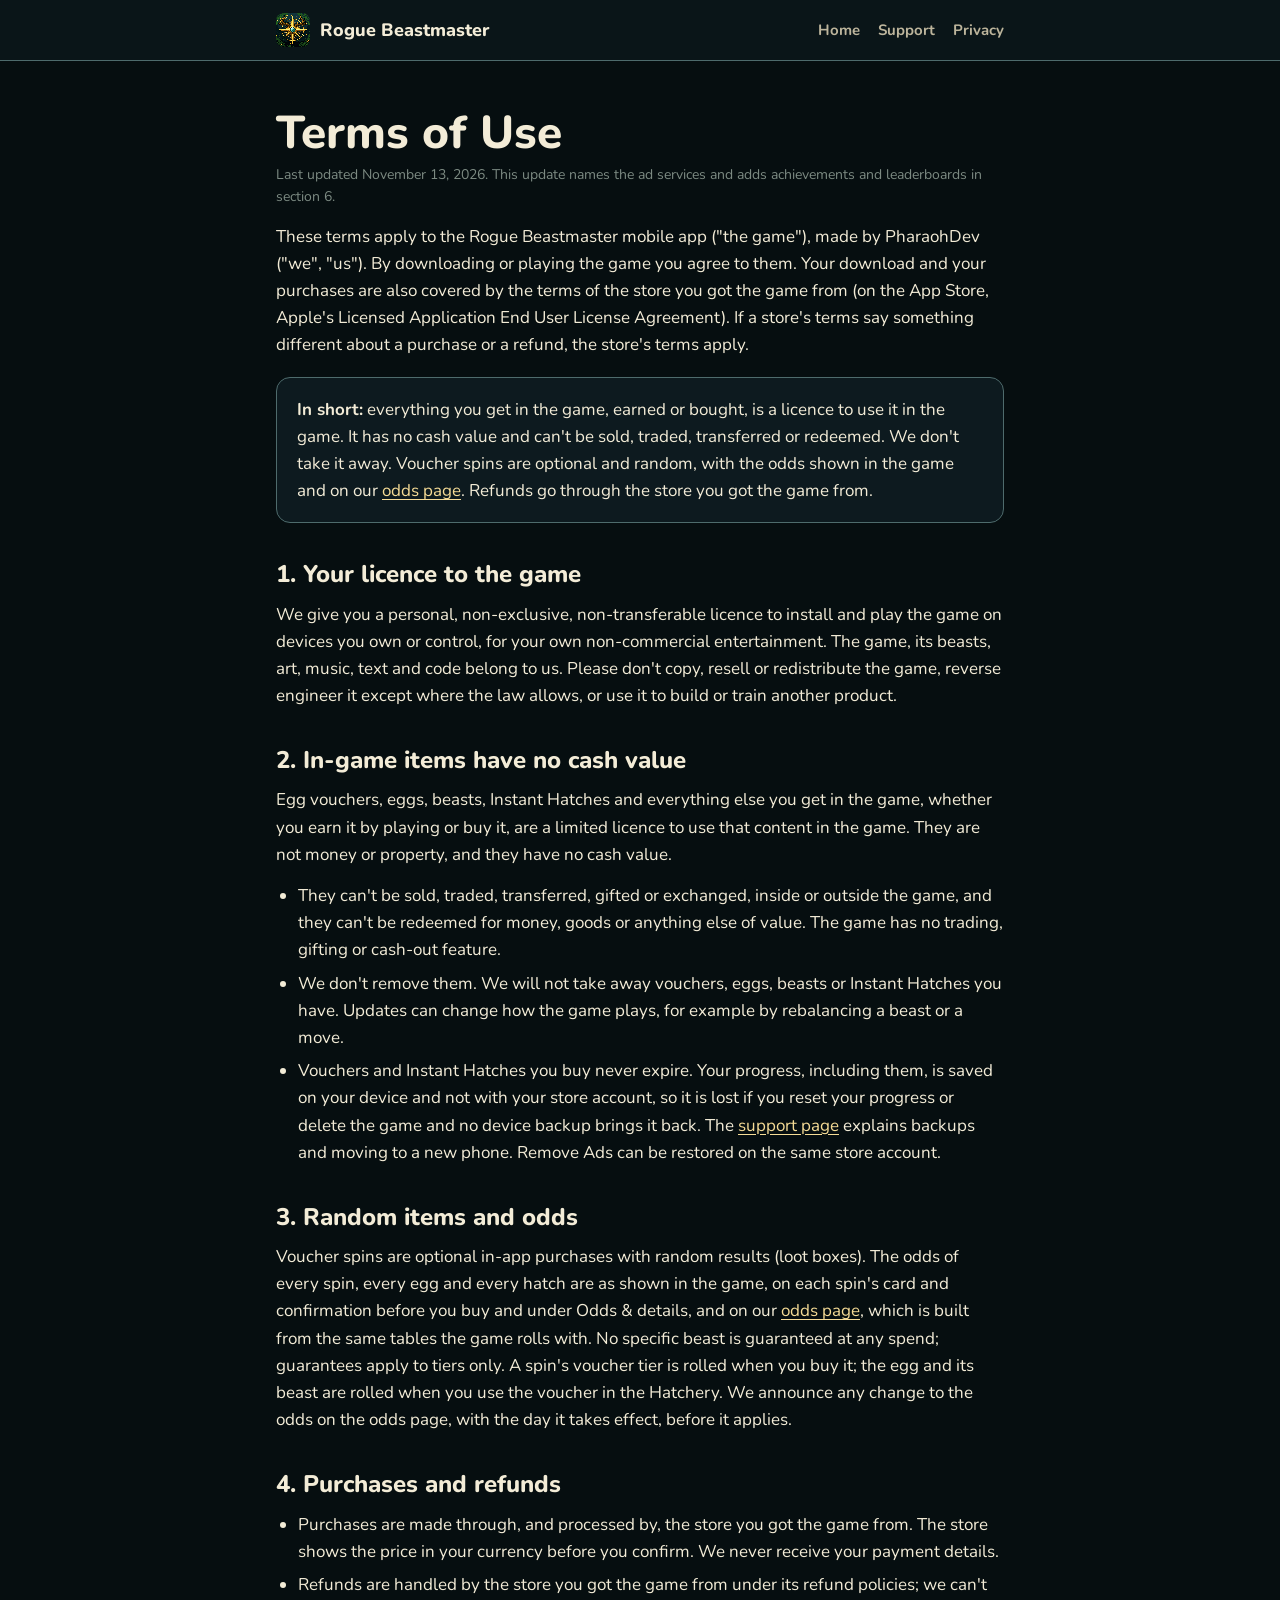
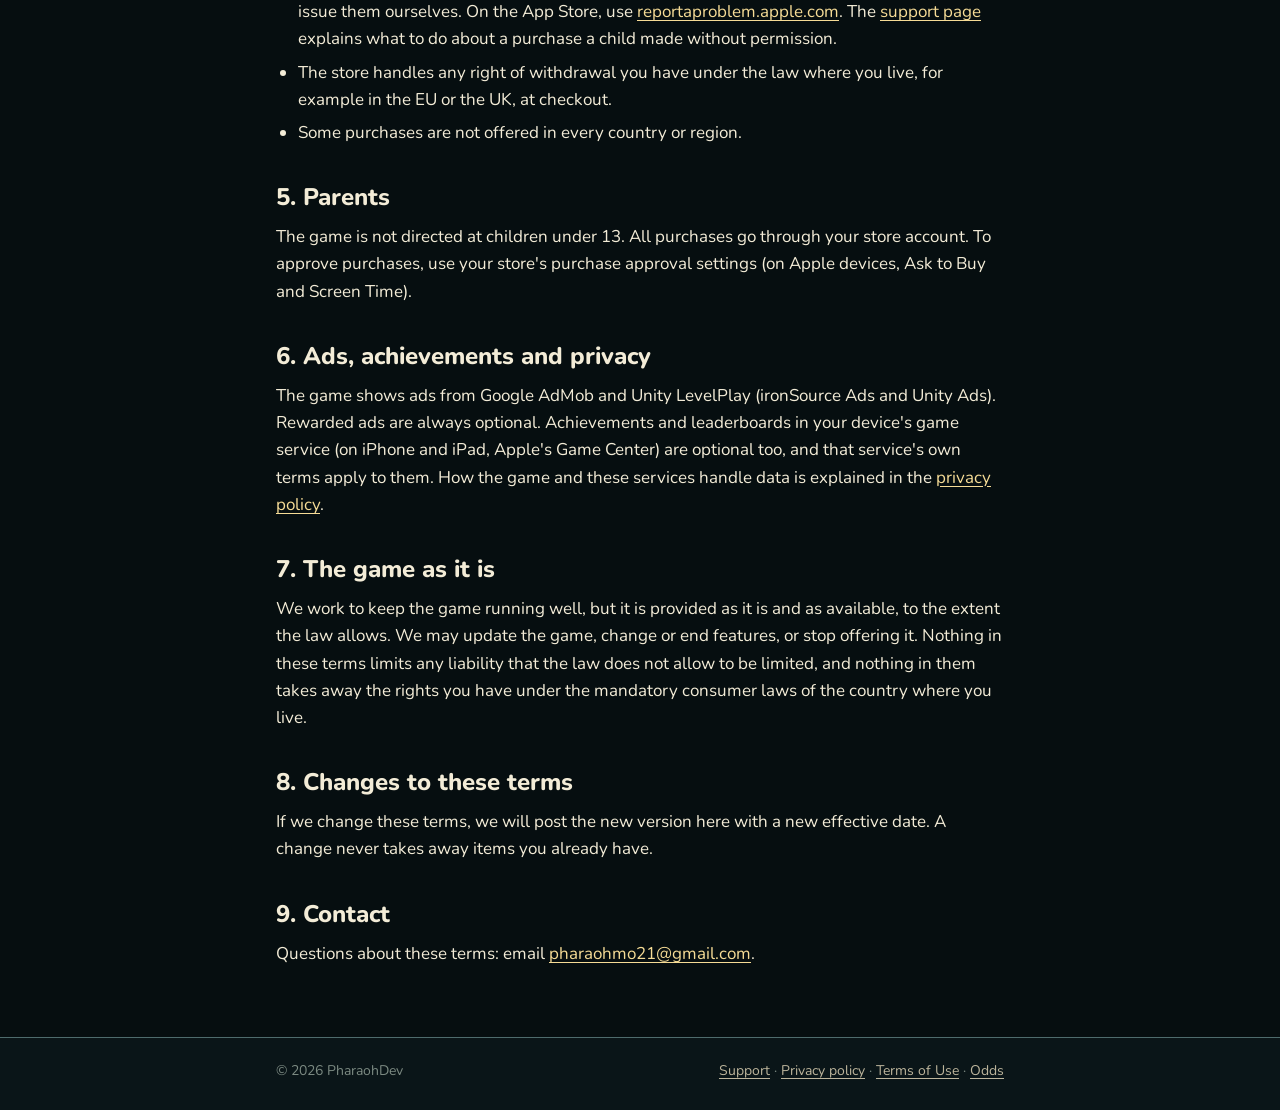
<file: terms.html>
<!doctype html>
<html lang="en">
  <head>
    <meta charset="utf-8" />
    <meta name="viewport" content="width=device-width, initial-scale=1" />
    <title>Terms of Use · Rogue Beastmaster</title>
    <meta
      name="description"
      content="Terms of Use for Rogue Beastmaster: your licence, in-game items, random items and odds, purchases and refunds."
    />
    <link rel="icon" type="image/png" href="/img/favicon.png" />
    <link rel="apple-touch-icon" href="/img/apple-touch-icon.png" />
    <link rel="preconnect" href="https://fonts.googleapis.com" />
    <link rel="preconnect" href="https://fonts.gstatic.com" crossorigin />
    <link
      href="https://fonts.googleapis.com/css2?family=Nunito:wght@400;700;800&display=swap"
      rel="stylesheet"
    />
    <link rel="stylesheet" href="/styles.css" />
  </head>
  <body>
    <header class="site-header">
      <div class="wrap">
        <a class="brand" href="/"><img class="pixel" src="/img/icon.png" alt="" />Rogue Beastmaster</a>
        <nav class="nav" aria-label="Site">
          <a href="/">Home</a>
          <a href="/support.html">Support</a>
          <a href="/privacy.html">Privacy</a>
        </nav>
      </div>
    </header>

    <main class="wrap">
      <h1>Terms of Use</h1>
      <p class="updated">
        Last updated November 13, 2026. This update names the ad services and adds achievements and
        leaderboards in section 6.
      </p>

      <p>
        These terms apply to the Rogue Beastmaster mobile app ("the game"), made by PharaohDev
        ("we", "us"). By downloading or playing the game you agree to them. Your download and your
        purchases are also covered by the terms of the store you got the game from (on the App
        Store, Apple's Licensed Application End User License Agreement). If a store's terms say
        something different about a purchase or a refund, the store's terms apply.
      </p>

      <div class="panel">
        <p>
          <strong>In short:</strong> everything you get in the game, earned or bought, is a
          licence to use it in the game. It has no cash value and can't be sold, traded,
          transferred or redeemed. We don't take it away. Voucher spins are optional and
          random, with the odds shown in the game and on our <a href="/odds.html">odds page</a>.
          Refunds go through the store you got the game from.
        </p>
      </div>

      <h2>1. Your licence to the game</h2>
      <p>
        We give you a personal, non-exclusive, non-transferable licence to install and play the
        game on devices you own or control, for your own non-commercial entertainment. The game,
        its beasts, art, music, text and code belong to us. Please don't copy, resell or
        redistribute the game, reverse engineer it except where the law allows, or use it to
        build or train another product.
      </p>

      <h2>2. In-game items have no cash value</h2>
      <p>
        Egg vouchers, eggs, beasts, Instant Hatches and everything else you get in the game,
        whether you earn it by playing or buy it, are a limited licence to use that content in
        the game. They are not money or property, and they have no cash value.
      </p>
      <ul>
        <li>
          They can't be sold, traded, transferred, gifted or exchanged, inside or outside the
          game, and they can't be redeemed for money, goods or anything else of value. The game
          has no trading, gifting or cash-out feature.
        </li>
        <li>
          We don't remove them. We will not take away vouchers, eggs, beasts or Instant Hatches
          you have. Updates can change how the game plays, for example by rebalancing a beast or
          a move.
        </li>
        <li>
          Vouchers and Instant Hatches you buy never expire. Your progress, including them, is
          saved on your device and not with your store account, so it is lost if you reset your
          progress or delete the game and no device backup brings it back. The
          <a href="/support.html">support page</a> explains backups and moving to a new phone.
          Remove Ads can be restored on the same store account.
        </li>
      </ul>

      <h2>3. Random items and odds</h2>
      <p>
        Voucher spins are optional in-app purchases with random results (loot boxes). The odds
        of every spin, every egg and every hatch are as shown in the game, on each spin's card
        and confirmation before you buy and under Odds &amp; details, and on our
        <a href="/odds.html">odds page</a>, which is built from the same tables the game rolls
        with. No specific beast is guaranteed at any spend; guarantees apply to tiers only. A
        spin's voucher tier is rolled when you buy it; the egg and its beast are rolled when you
        use the voucher in the Hatchery. We announce any change to the odds on the odds page,
        with the day it takes effect, before it applies.
      </p>

      <h2>4. Purchases and refunds</h2>
      <ul>
        <li>
          Purchases are made through, and processed by, the store you got the game from. The store
          shows the price in your currency before you confirm. We never receive your payment
          details.
        </li>
        <li>
          Refunds are handled by the store you got the game from under its refund policies; we
          can't issue them ourselves. On the App Store, use
          <a href="https://reportaproblem.apple.com">reportaproblem.apple.com</a>. The
          <a href="/support.html">support page</a> explains what to do about a purchase a child
          made without permission.
        </li>
        <li>
          The store handles any right of withdrawal you have under the law where you live, for
          example in the EU or the UK, at checkout.
        </li>
        <li>Some purchases are not offered in every country or region.</li>
      </ul>

      <h2>5. Parents</h2>
      <p>
        The game is not directed at children under 13. All purchases go through your store
        account. To approve purchases, use your store's purchase approval settings (on Apple
        devices, Ask to Buy and Screen Time).
      </p>

      <h2>6. Ads, achievements and privacy</h2>
      <p>
        The game shows ads from Google AdMob and Unity LevelPlay (ironSource Ads and Unity Ads).
        Rewarded ads are always optional. Achievements and leaderboards in your device's game
        service (on iPhone and iPad, Apple's Game Center) are optional too, and that service's
        own terms apply to them. How the game and these services handle data is explained in
        the <a href="/privacy.html">privacy policy</a>.
      </p>

      <h2>7. The game as it is</h2>
      <p>
        We work to keep the game running well, but it is provided as it is and as available,
        to the extent the law allows. We may update the game, change or end features, or stop
        offering it. Nothing in these terms limits any liability that the law does not allow to
        be limited, and nothing in them takes away the rights you have under the mandatory
        consumer laws of the country where you live.
      </p>

      <h2>8. Changes to these terms</h2>
      <p>
        If we change these terms, we will post the new version here with a new effective date.
        A change never takes away items you already have.
      </p>

      <h2>9. Contact</h2>
      <p>
        Questions about these terms: email
        <a href="mailto:pharaohmo21@gmail.com">pharaohmo21@gmail.com</a>.
      </p>
    </main>

    <footer class="site-footer">
      <div class="wrap">
        <span>© 2026 PharaohDev</span>
        <span><a href="/support.html">Support</a> · <a href="/privacy.html">Privacy policy</a> · <a href="/terms.html">Terms of Use</a> · <a href="/odds.html">Odds</a></span>
      </div>
    </footer>
  </body>
</html>
</file>
<file: styles.css>
:root {
  --bg: #0a1518;
  --bg-deep: #060e10;
  --panel: #0d1a1f;
  --panel-raised: #132a30;
  --border: #d4dccb;
  --border-dim: #4e6b6c;
  --text: #f3ecd7;
  --text-dim: #bdb59c;
  --text-faint: #7c8a82;
  --gold: #e3c26f;
  --gold-bright: #f6dc96;
  --gold-deep: #8a6a2b;
  --link: #f6dc96;
  --radius: 14px;
  --max: 760px;
}

* {
  box-sizing: border-box;
}

html {
  -webkit-text-size-adjust: 100%;
}

body {
  margin: 0;
  background: var(--bg-deep);
  color: var(--text);
  font-family: 'Nunito', system-ui, -apple-system, 'Segoe UI', Roboto, sans-serif;
  font-size: 17px;
  line-height: 1.6;
}

img.pixel {
  image-rendering: pixelated;
  image-rendering: crisp-edges;
}

a {
  color: var(--link);
  text-underline-offset: 3px;
}

a:hover {
  color: var(--gold);
}

.wrap {
  max-width: var(--max);
  margin: 0 auto;
  padding: 0 16px;
}

/* Header */
.site-header {
  background: var(--bg);
  border-bottom: 1px solid var(--border-dim);
}

.site-header .wrap {
  display: flex;
  align-items: center;
  justify-content: space-between;
  gap: 12px;
  min-height: 60px;
  flex-wrap: wrap;
  padding-top: 8px;
  padding-bottom: 8px;
}

.brand {
  display: flex;
  align-items: center;
  gap: 10px;
  color: var(--text);
  text-decoration: none;
  font-weight: 800;
  font-size: 18px;
}

.brand img {
  width: 34px;
  height: 34px;
  border-radius: 8px;
}

.nav {
  display: flex;
  gap: 18px;
  font-weight: 700;
  font-size: 15px;
}

.nav a {
  color: var(--text-dim);
  text-decoration: none;
}

.nav a:hover,
.nav a[aria-current='page'] {
  color: var(--gold-bright);
}

/* Hero */
.hero {
  position: relative;
  background: var(--bg);
  border-bottom: 1px solid var(--border-dim);
  overflow: hidden;
}

.hero-art {
  display: block;
  width: 100%;
  max-height: 420px;
  object-fit: cover;
  opacity: 0.55;
}

.hero-content {
  position: absolute;
  inset: 0;
  display: flex;
  flex-direction: column;
  align-items: center;
  justify-content: center;
  text-align: center;
  padding: 16px;
  background: linear-gradient(180deg, rgba(6, 14, 16, 0) 30%, rgba(6, 14, 16, 0.85) 100%);
}

.hero-icon {
  width: 88px;
  height: 88px;
  border-radius: 20px;
  border: 2px solid var(--gold-deep);
  box-shadow: 0 6px 24px rgba(0, 0, 0, 0.5);
}

h1 {
  font-size: clamp(30px, 6vw, 46px);
  line-height: 1.15;
  margin: 14px 0 4px;
  font-weight: 800;
}

.tagline {
  margin: 0;
  color: var(--gold);
  font-weight: 800;
  letter-spacing: 0.14em;
  text-transform: uppercase;
  font-size: 13px;
}

/* Content */
main.wrap {
  padding-top: 32px;
  padding-bottom: 56px;
}

h2 {
  font-size: 24px;
  line-height: 1.3;
  margin: 36px 0 10px;
  font-weight: 800;
}

h3 {
  font-size: 18px;
  margin: 24px 0 6px;
  font-weight: 800;
  color: var(--gold-bright);
}

p,
ul {
  margin: 0 0 14px;
}

ul {
  padding-left: 22px;
}

li {
  margin-bottom: 6px;
}

.lede {
  font-size: 19px;
  color: var(--text);
}

.muted {
  color: var(--text-dim);
}

.panel {
  background: var(--panel);
  border: 1px solid var(--border-dim);
  border-radius: var(--radius);
  padding: 18px 20px;
  margin: 18px 0;
}

.panel > :last-child {
  margin-bottom: 0;
}

.panel > h2:first-child,
.panel > h3:first-child {
  margin-top: 0;
}

/* Odds pages: an announced change, or odds not in effect yet */
.notice {
  border-color: var(--gold);
}

.cards {
  display: grid;
  grid-template-columns: repeat(auto-fit, minmax(200px, 1fr));
  gap: 14px;
  margin: 18px 0;
}

.card {
  background: var(--panel);
  border: 1px solid var(--border-dim);
  border-radius: var(--radius);
  padding: 16px 18px;
}

.card strong {
  display: block;
  color: var(--gold-bright);
  font-size: 17px;
  margin-bottom: 4px;
}

.card p {
  margin: 0;
  color: var(--text-dim);
  font-size: 15px;
}

.beasts {
  display: grid;
  grid-template-columns: repeat(6, 1fr);
  gap: 8px;
  margin: 24px 0 8px;
}

.beasts figure {
  margin: 0;
  background: var(--panel);
  border: 1px solid var(--border-dim);
  border-radius: 12px;
  padding: 6px 4px 4px;
  text-align: center;
}

.beasts img {
  width: 100%;
  max-width: 96px;
  aspect-ratio: 1;
  height: auto;
}

.beasts figcaption {
  font-size: 12px;
  font-weight: 700;
  color: var(--text-dim);
}

.button {
  display: inline-block;
  background: var(--gold);
  color: #1a1408;
  font-weight: 800;
  text-decoration: none;
  padding: 10px 18px;
  border-radius: 10px;
}

.button:hover {
  background: var(--gold-bright);
  color: #1a1408;
}

.updated {
  color: var(--text-faint);
  font-size: 14px;
}

/* Tables (odds page) */
.table-wrap {
  overflow-x: auto;
  -webkit-overflow-scrolling: touch;
  margin: 0 0 16px;
  background: var(--panel);
  border: 1px solid var(--border-dim);
  border-radius: 10px;
}

table {
  width: 100%;
  border-collapse: collapse;
  font-size: 15px;
  line-height: 1.4;
}

th,
td {
  padding: 7px 10px;
  text-align: left;
  vertical-align: top;
  border-bottom: 1px solid rgba(78, 107, 108, 0.45);
}

thead th {
  background: var(--bg);
  color: var(--gold-bright);
  font-weight: 800;
  font-size: 14px;
}

tbody th {
  font-weight: 700;
}

tbody tr:last-child th,
tbody tr:last-child td {
  border-bottom: 0;
}

th.num,
td.num {
  text-align: right;
  font-variant-numeric: tabular-nums;
}

td.num {
  white-space: nowrap;
}

table.lineages td {
  padding-top: 4px;
  padding-bottom: 4px;
}

.toc ol {
  list-style: none;
  padding-left: 0;
  columns: 2;
  column-gap: 24px;
}

.toc li {
  margin-bottom: 4px;
  break-inside: avoid;
}

section[lang] {
  margin-top: 40px;
  padding-top: 8px;
  border-top: 1px solid var(--border-dim);
}

/* Korean breaks between words, not inside them. */
[lang='ko'] {
  word-break: keep-all;
  overflow-wrap: break-word;
}

/* Footer */
.site-footer {
  border-top: 1px solid var(--border-dim);
  background: var(--bg);
  color: var(--text-faint);
  font-size: 14px;
  padding: 22px 0 28px;
}

.site-footer .wrap {
  display: flex;
  flex-wrap: wrap;
  gap: 8px 18px;
  justify-content: space-between;
}

.site-footer a {
  color: var(--text-dim);
}

@media (max-width: 560px) {
  body {
    font-size: 16px;
  }
  .beasts {
    grid-template-columns: repeat(3, 1fr);
  }
  .nav {
    gap: 14px;
  }
  .hero-art {
    min-height: 300px;
  }
  table {
    font-size: 14px;
  }
  th,
  td {
    padding: 6px 8px;
  }
  .toc ol {
    columns: 1;
  }
}
</file>
